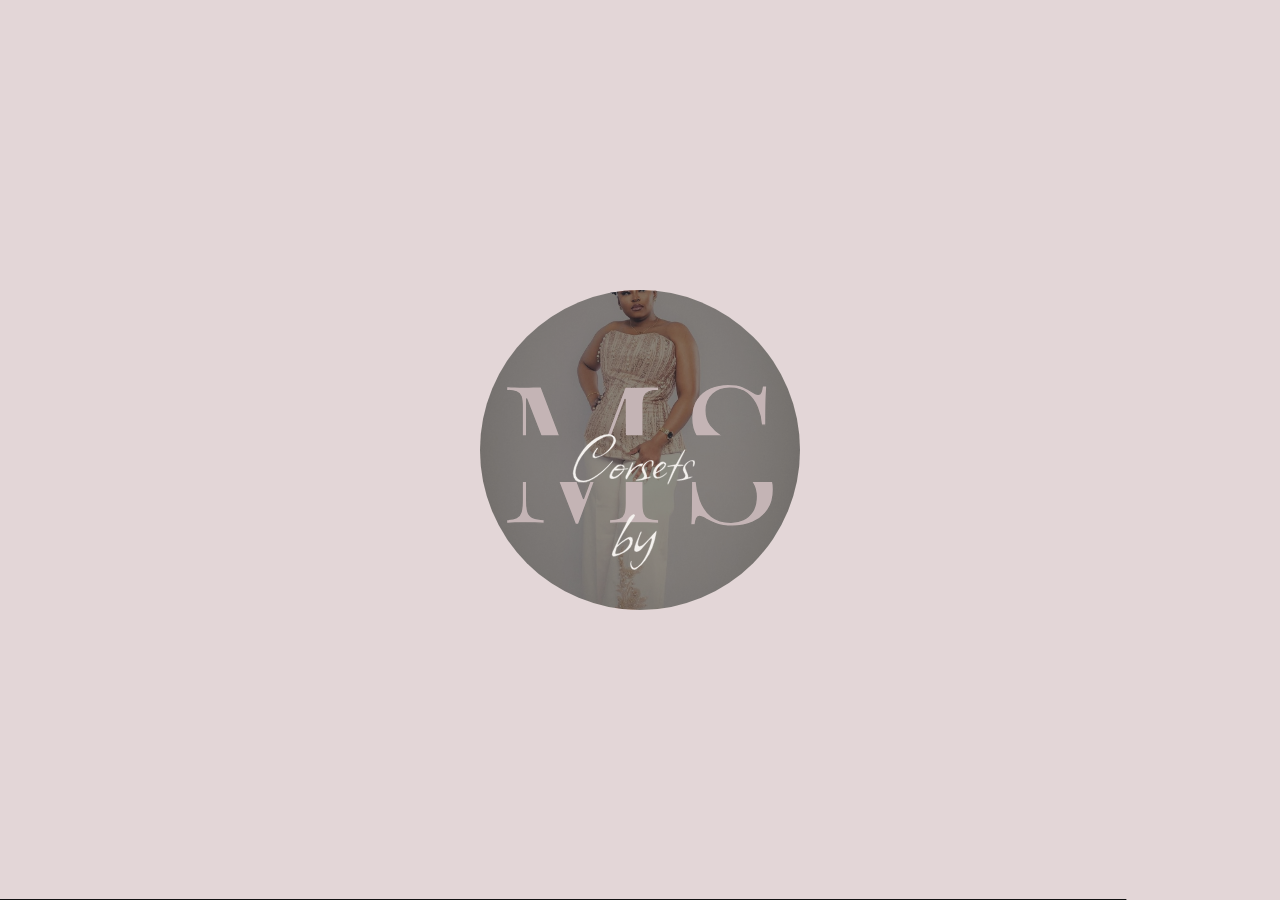
<file: index.html>
<!DOCTYPE html>
<html lang="en">
<head>
  <meta charset="utf-8">
  <meta name="viewport" content="width=device-width, initial-scale=1">
  <!-- THE ICONS: the small "MS" in the browser tab (favicon), the full round logo for phone home screens -->
  <link rel="icon" type="image/svg+xml" href="favicon.svg">   <!-- sharp on every screen (modern browsers use this one) -->
  <link rel="icon" href="favicon.ico" sizes="48x48">
  <link rel="icon" type="image/png" sizes="32x32" href="favicon-32.png">
  <link rel="icon" type="image/png" sizes="16x16" href="favicon-16.png">
  <link rel="apple-touch-icon" href="apple-touch-icon.png">
  <link rel="manifest" href="site.webmanifest">
  <meta name="theme-color" content="#eee2e2">
  <title>Corsets by MS</title>

  <!-- style.css controls ALL the looks: colours, text size, layout, flicker, the circle, the carousel -->
  <!-- starts downloading the main font (Manrope) straight away, so it is ready when the text appears -->
  <link rel="preload" href="fonts/manrope.woff2" as="font" type="font/woff2" crossorigin>
  <link rel="stylesheet" href="style.css">

  <!-- EARLY COLOUR: sets the page to the right time-of-day colour before anything is drawn, so the
       page never flashes the default blush first (script.js keeps it updated afterwards) -->
  <script>
    (function () {
      // time travel is only carried over on the Shop; the homepage always uses the real time
      var off = 0;
      try { if (!document.querySelector || location.pathname.indexOf("shop") > -1) off = +(sessionStorage.getItem("corsets-time-offset") || 0) || 0; } catch (e) {}
      // D = one day in milliseconds; ms = how far through the day it is in South Africa (UTC + 2 hours)
      var D = 86400000, ms = (((Date.now() + off + 7200000) % D) + D) % D;
      // f = how light it is: 0 at midnight, 1 at midday, softened at both ends
      var f = 0.5 - 0.5 * Math.cos(2 * Math.PI * ms / D); f = f * f * (3 - 2 * f);
      // L = the midday pale blush, K = the midnight logo pink (keep these the same as LIGHT and DARK in script.js); bg = the mix between them for this time
      var L = [238, 226, 226], K = [196, 180, 181];
      var bg = [0, 1, 2].map(function (i) { return Math.round(K[i] + (L[i] - K[i]) * f); });
      // lum = how bright a colour looks; con = the contrast between two brightnesses
      function lum(c) { var v = c.map(function (x) { x /= 255; return x <= 0.03928 ? x / 12.92 : Math.pow((x + 0.055) / 1.055, 2.4); }); return 0.2126 * v[0] + 0.7152 * v[1] + 0.0722 * v[2]; }
      function con(a, b) { return (Math.max(a, b) + 0.05) / (Math.min(a, b) + 0.05); }
      // the text colour: near-black or cream, whichever is easier to read on that background
      var l = lum(bg), ink = con(l, lum([17, 17, 17])) >= con(l, lum([243, 239, 230])) ? [17, 17, 17] : [243, 239, 230];
      // sets the two colours on the page; script.js keeps them updated as the time changes
      var r = document.documentElement.style;
      r.setProperty("--bg", "rgb(" + bg.join(",") + ")");
      r.setProperty("--ink", "rgb(" + ink.join(",") + ")");
    })();
  </script>


  <!-- LOADING ANIMATION, STEP 1: this tiny script runs before anything is drawn. It marks the page as
       "is-loading", which makes style.css hide the carousel and show the loading screen straight away
       (so there is no flash of the finished page). script.js removes the mark when the animation ends.
       The 10000 below is a safety net: after 10 seconds the loading screen is removed no matter what. -->
  <script>
    document.documentElement.classList.add("is-loading");
    setTimeout(function () { document.documentElement.classList.remove("is-loading"); }, 10000);
  </script>
</head>
<body>

  <!-- LOADING ANIMATION, STEP 2: the loading screen. It covers the page (below the menu bar, which
       writes itself in on top of it). script.js fills in the small picture card and the thin line.
       When loading is finished script.js removes this screen by itself. -->
  <div class="loader" id="loader" aria-hidden="true">
    <!-- THE LOGO CIRCLE: starts as the Corsets by MS logo, then the photos flash inside it, behind the
         lettering, and finally it opens up and grows into the first slide. script.js controls it. -->
    <div class="loader-card" id="loader-card">
      <div class="loader-tint" id="loader-tint"></div>                                  <!-- the dark logo colour, laid over the photos -->
      <img class="loader-logo" id="loader-logo" src="images/logo-letters.svg" alt="">   <!-- the MS and "Corsets by" lettering -->
    </div>
    <div class="loader-line" id="loader-line"></div>   <!-- the thin line along the bottom that fills up as the page loads -->
  </div>

  <!-- THE MENU BAR: one row split into 4 equal columns (the columns are set in style.css) -->
  <header class="menu-bar">

    <!-- COLUMN 1: the mini round logo (images/logo-mini.svg). It takes people back to this page
         (the homepage). aria-label lets screen readers say the full name "Corsets by MS".
         aria-current="page" tells screen readers that this is the page you are on.
         Its size is set in style.css under THE MINI LOGO. -->
    <a href="index.html" class="brand" aria-current="page" aria-label="Corsets by MS"><img src="images/logo-mini.svg" alt="" width="60" height="60"></a>

    <!-- COLUMN 2: "Book appointment". It also doubles as the way to get in touch. -->
    <nav class="tabs" aria-label="Primary">
      <a href="#book" id="open-appt">Book appointment</a>
    </nav>

    <!-- COLUMN 3: "Shop", on the same top line as "Book appointment".
         ("Menu" and "Contact" were removed to keep the bar clean: the brand name takes people home.) -->
    <nav class="tabs shop-hover" aria-label="Shop">
      <a href="shop.html">Shop</a>
      <!-- THE SHOP DEPARTMENTS: pop up under "Shop" when the mouse is over it (computers only; see
           THE SHOP POP-UP in style.css). Each one opens the Shop straight on that department. -->
      <div class="shop-sub">
        <a href="shop.html#men" style="--i:0">Men</a>
        <a href="shop.html#women" style="--i:1">Women</a>
        <a href="shop.html#misc" style="--i:2">Miscellaneous</a>
      </div>
    </nav>

    <!-- COLUMN 4: the time circle. script.js controls everything inside it.
         Drag anywhere in the circle (or use the small solid circle) to time travel. -->
    <div class="sa-dial" id="sa-dial">

      <!-- The words and numbers in the middle of the circle -->
      <div class="sa-readout">
        <!-- Text above the time. script.js switches it between "SA time" and "Time travel" -->
        <span id="sa-label">SA time</span>

        <!-- The time: hours and minutes (sa-hm), a dot, then the seconds (sa-sec).
             The seconds are separate so script.js can fade just them in and out each second. -->
        <span><span id="sa-hm">--.--</span>.<span id="sa-sec">--</span></span>
      </div>

      <!-- The small solid circle. script.js moves it around the edge of the big circle.
           The role/aria attributes let screen readers and the keyboard (arrow keys) use it. -->
      <!-- THE FIDGET BUBBLE: a second, hollow bubble that floats around inside the circle.
           When the small solid circle comes near it, it gets bumped away. script.js moves it. -->
      <div class="sa-bubble" id="sa-bubble" aria-hidden="true"></div>

      <div class="sa-knob" id="sa-knob" role="slider" tabindex="0"
           aria-label="Time of day" aria-valuemin="0" aria-valuemax="1439" aria-valuenow="0"></div>
    </div>
  </header>

  <!-- THE CAROUSEL: a row of images that drifts sideways on its own and starts again when it
       reaches the end. Grab it and move it to make it go faster. style.css sets the sizes
       (2 images in full with a quarter of the next one showing on each side), and the
       second half of script.js makes it move. -->
  <main>
    <section class="carousel" aria-label="Featured stories">

      <!-- The window you look through. It hides everything outside the screen. -->
      <div class="carousel-track" id="carousel-track">

        <!-- The long strip of images. script.js slides this strip along.
             script.js also adds a second copy of the images after these,
             which is how the carousel starts again without a gap. -->
        <div class="carousel-rail" id="carousel-rail">

          <!-- IMAGE 1. To change the picture, change the file name in src="...".
               To change the one-word title, change the word between the <a> tags.
               THE ARTICLE THAT OPENS WHEN THIS IMAGE (or its title) IS CLICKED is described by the
               three data-... pieces on the title:
                 data-headline = the big headline of the article (shown in lowercase)
                 data-meta-1   = the first small caption at the bottom, written as  Heading|Text
                 data-meta-2   = the second small caption at the bottom, written as  Heading|Text
               href="..." is the address of the real article page, for when you build those later.
               THE ARTICLE TEXT is the <div class="card-article"> under each title. It stays hidden on the
               page itself. When the article opens, its paragraphs appear under the big picture. Write as
               many <p>...</p> paragraphs as you like: the article scrolls to fit them. -->
          <article class="card">
            <!-- the Heritage photo: a traditional print corset top and tiered skirt at an umbondo (cropped to put her in the centre) -->
            <img src="images/heritage.jpg" alt="A woman in a strapless print corset top and tiered skirt at an umbondo celebration" draggable="false">
            <a class="card-title" href="/article-heritage"
               data-headline="heritage corsets" data-meta-1="Collection|2026" data-meta-2="Design|Corsets &amp; couture">Heritage</a>
            <div class="card-article" hidden>
              <p>Heritage is where Corsets by MS began: structured bodices cut and boned by hand, shaped to hold the figure and then forgotten the moment they are worn. Every piece starts from a classic silhouette and is refined over several fittings.</p>
              <p>Steel and cotton coutil give the shape, soft linings give the comfort. The result is a corset made to be seen, not hidden.</p>
            </div>
          </article>

          <!-- IMAGE 2: an ANIMATED picture. It is a short looping video, so the trees behind
               her sway while she stays still. "poster" is the still picture shown while the
               video loads. Two video files are listed so every browser can play one.
               "autoplay muted loop playsinline" makes it play by itself, silently, forever. -->
          <article class="card">
            <video poster="images/image-2.jpg" autoplay muted loop playsinline preload="auto"
                   aria-label="Describe image 2 here">
              <source src="images/image-2.mp4" type="video/mp4">
              <source src="images/image-2.webm" type="video/webm">
            </video>
            <a class="card-title" href="/article-bridal"
               data-headline="bridal in red" data-meta-1="Bestseller|2026" data-meta-2="Design|Bridal &amp; ceremony">Bridal</a>
            <div class="card-article" hidden>
              <p>Bridal in red is a celebration of colour. Instead of white, a fitted red corset dress and a hand-finished veil, made to move with the bride from the ceremony to the very last photograph.</p>
              <p>Each dress is made to measure, with the embroidery chosen together so that the day feels like her own.</p>
            </div>
          </article>

          <!-- IMAGE 3 -->
          <article class="card">
            <img src="images/image-3.jpg" alt="Describe image 3 here" draggable="false">
            <a class="card-title" href="/article-studio"
               data-headline="studio sessions" data-meta-1="Editorial|2026" data-meta-2="Design|Tailoring &amp; fit">Studio</a>
            <div class="card-article" hidden>
              <p>Studio sessions are where a design meets the person who will wear it. Soft light, a plain wall and nothing to hide behind: just the line of the garment and how it sits.</p>
              <p>We use these sessions to check the fit, adjust the tailoring and capture the pieces exactly as they look in real life.</p>
            </div>
          </article>

          <!-- IMAGE 4: the Atelier photo, a still picture: high-waisted corset trousers at the steel rings,
               at night (it replaced the moving sketches video; image-4.mp4 and .webm are no longer used) -->
          <article class="card">
            <img src="images/atelier.jpg" alt="A woman in high-waisted corset-waist trousers and a white T-shirt in front of steel ring sculptures at night" draggable="false">
            <a class="card-title" href="/article-atelier"
               data-headline="inside the atelier" data-meta-1="Process|2026" data-meta-2="Design|Sketches &amp; patterns">Atelier</a>
            <div class="card-article" hidden>
              <p>Inside the atelier, every garment begins as a sketch. Pencil lines on craft paper turn into patterns, and the patterns into the first rough toile pinned on the stand.</p>
              <p>It is slow, careful work, and it is the reason each piece fits the way it does. Nothing leaves the atelier until it has been tried, adjusted and tried again.</p>
            </div>
          </article>

          <!-- IMAGE 5 -->
          <article class="card">
            <img src="images/image-5.jpg" alt="Describe image 5 here" draggable="false">
            <a class="card-title" href="/article-occasion"
               data-headline="occasion wear" data-meta-1="Collection|2026" data-meta-2="Design|Evening &amp; occasion">Occasion</a>
            <div class="card-article" hidden>
              <p>Occasion wear is made for the evenings that matter: engagements, galas, birthdays and everything in between. Clean lines, a defined waist and fabric that catches the light.</p>
              <p>Choose a piece from the collection or book an appointment and we will make something just for you.</p>
            </div>
          </article>

        </div>
      </div>
    </section>
  </main>

  <!-- THE ARTICLE: what opens when an image or its title is clicked. It stays hidden until then.
       script.js (Part 4) fills in the headline and the two captions from the clicked title's
       data-... pieces, and style.css lays it out: headline and captions bottom-left, the big
       picture on the right. "article-slot" is an invisible box that marks exactly where the picture
       lands, so the picture's position is set in style.css and not in the script. -->
  <section class="article" id="article" aria-hidden="true" tabindex="-1" aria-label="Article">
    <!-- everything inside this box scrolls together: the picture, then the article text under it -->
    <div class="article-scroll">
      <div class="article-slot" id="article-slot"></div>      <!-- the picture lands here (script.js puts a copy of it inside) -->
      <div class="article-text">                              <!-- headline and captions: they stay fixed on the left while the right side scrolls -->
        <h1 class="article-title" id="article-title"></h1>
        <div class="article-meta" id="article-meta"></div>
      </div>
      <div class="article-copy" id="article-copy"></div>      <!-- the article paragraphs from the clicked card -->
    </div>
  </section>

  <!-- THE FLYING PICTURE: a copy of the clicked picture that slides out of the row and grows into
       the article's big picture. script.js controls it. -->
  <div class="flyer" id="flyer" aria-hidden="true"></div>

  <!-- script.js controls the behaviour: the clock, dragging, background and text colour,
       and the carousel. It sits at the bottom so the page above is already loaded when it runs. -->
  <!-- =====================================================
       THE APPOINTMENTS PANEL: opens when "Book appointment" is clicked (inspired by brandonyasin.com).
       The page dims and this charcoal panel slides up from the bottom. Two tabs along the top:
       Appointment (fittings and made-for-you pieces) and Contact (email and WhatsApp). script.js (THE APPOINTMENTS PANEL) builds the questions for each tab
       from a simple list, so the questions are easy to change there. The look is in style.css.
       NOTE: the form does not send anywhere yet; it shows a thank-you. Sending (email or WhatsApp) comes with the back end.
       ===================================================== -->
  <div class="appt" id="appt" aria-hidden="true">
    <!-- the dark veil over the page; clicking it closes the panel -->
    <div class="appt-shade" data-close></div>
    <div class="appt-panel" role="dialog" aria-modal="true" aria-labelledby="appt-title" tabindex="-1">
      <div class="appt-grain" aria-hidden="true"></div>   <!-- a fine paper grain over the panel -->
      <div class="appt-inner">

        <!-- THE TABS and CLOSE. The thin line under the tabs slides to the one you are on. -->
        <div class="appt-head">
          <div class="appt-tabs" role="tablist">
            <button type="button" class="appt-tab is-active" data-tab="fitting" role="tab" aria-selected="true">Appointment</button>
            <button type="button" class="appt-tab" data-tab="email" role="tab" aria-selected="false">Contact</button>
            <span class="appt-line" aria-hidden="true"></span>
          </div>
          <button type="button" class="appt-close" data-close>Close</button>
        </div>

        <!-- THE HEADLINE (each word rises in) and the small note on the right -->
        <div class="appt-intro">
          <h2 class="appt-title" id="appt-title"></h2>
          <p class="appt-side"></p>
        </div>

        <!-- THE QUESTIONS: built by script.js for the tab you are on -->
        <form class="appt-form" id="appt-form" novalidate></form>

        <!-- THE THANK YOU: replaces the questions once the form is sent -->
        <div class="appt-thanks" id="appt-thanks" hidden>
          <p class="appt-thanks-copy">I have your details and will be in touch within 48 hours to confirm your appointment.</p>
          <button type="button" class="appt-send" data-close><span class="roll"><span>Back to the collection</span><span aria-hidden="true">Back to the collection</span></span></button>
        </div>
      </div>
    </div>
  </div>

  <!-- THE DATA LAYER: bookings from the appointments panel are saved through it (see admin.html) -->
  <script src="data.js"></script>
  <script src="script.js"></script>
</body>
</html>
</file>
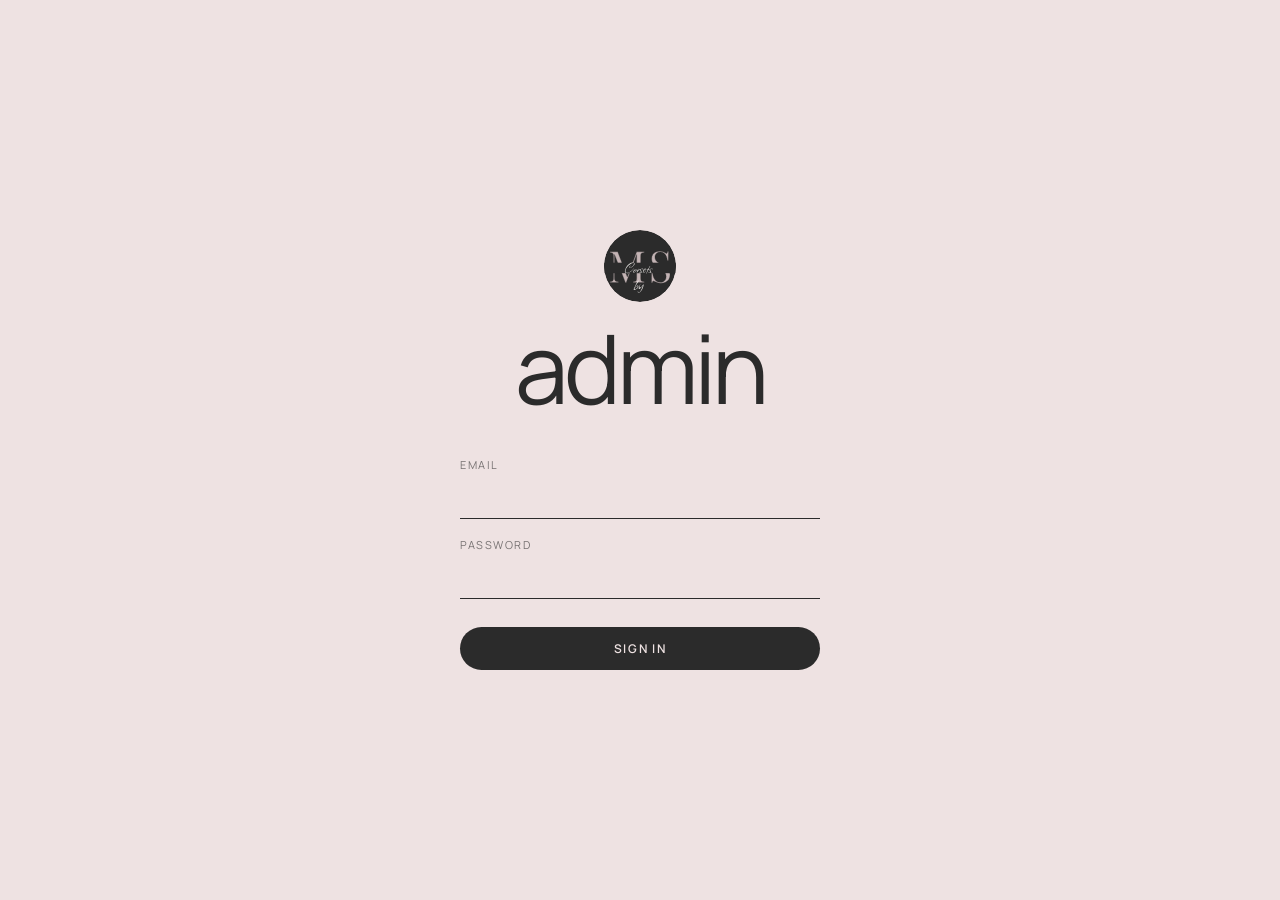
<file: admin.html>
<!DOCTYPE html>
<html lang="en">
<head>
  <meta charset="utf-8">
  <meta name="viewport" content="width=device-width, initial-scale=1">
  <!-- THE ICONS: the small "MS" in the browser tab (favicon), the full round logo for phone home screens -->
  <link rel="icon" type="image/svg+xml" href="favicon.svg">   <!-- sharp on every screen (modern browsers use this one) -->
  <link rel="icon" href="favicon.ico" sizes="48x48">
  <link rel="icon" type="image/png" sizes="32x32" href="favicon-32.png">
  <link rel="icon" type="image/png" sizes="16x16" href="favicon-16.png">
  <link rel="apple-touch-icon" href="apple-touch-icon.png">
  <link rel="manifest" href="site.webmanifest">
  <meta name="theme-color" content="#eee2e2">
  <!-- keeps search engines from listing the admin page -->
  <meta name="robots" content="noindex, nofollow">
  <title>Admin | Corsets by MS</title>
  <link rel="preload" href="fonts/manrope.woff2" as="font" type="font/woff2" crossorigin>
  <!-- admin.css holds the whole look of the dashboard (it borrows the fonts from style.css) -->
  <link rel="stylesheet" href="admin.css">
</head>
<body>

  <!-- =====================================================
       THE CORSETS BY MS ADMIN DASHBOARD
       Everything here is driven by admin.js, which talks to data.js (the data layer).
       Right now it runs in "browser mode": data stays in this browser and the logins are for testing.
       ===================================================== -->

  <!-- THE SIGN-IN SCREEN -->
  <main class="login" id="login">
    <img class="login-logo" src="images/logo-mini.svg" alt="Corsets by MS">
    <h1 class="login-title"><span class="w"><span>admin</span></span></h1>
    <form class="login-form" id="login-form">
      <label class="field"><span>Email</span><input type="email" name="email" autocomplete="username" required></label>
      <label class="field"><span>Password</span><input type="password" name="password" autocomplete="current-password" required></label>
      <p class="login-error" id="login-error" hidden></p>
      <button type="submit" class="pill">Sign in</button>
    </form>
    <!-- shown only in browser mode: the test logins -->
    <div class="dev-box" id="dev-box">
      <p class="dev-pill">Development mode</p>
      <p>Data stays in this browser. Test logins (password <b>corsets</b>):</p>
      <ul id="dev-users"></ul>
    </div>
  </main>

  <!-- THE DASHBOARD (shown once signed in) -->
  <div class="app" id="app" hidden>
    <header class="top">
      <a href="index.html" class="top-logo" aria-label="Corsets by MS homepage"><img src="images/logo-mini.svg" alt=""></a>
      <div class="top-mid">
        <span class="top-title">Admin</span>
        <span class="dev-pill" id="mode-pill">Development mode</span>
      </div>
      <div class="top-end">
        <span class="who" id="who"></span>
        <a href="shop.html" target="_blank" rel="noopener" class="link">View shop</a>
        <button type="button" class="link" id="sign-out">Sign out</button>
      </div>
    </header>

    <!-- THE TABS: a line slides under the one you are on -->
    <nav class="tabs" id="tabs" role="tablist">
      <button type="button" data-tab="products" class="is-on">Products</button>
      <button type="button" data-tab="orders">Orders<span class="tab-n" id="n-orders"></span></button>
      <button type="button" data-tab="appointments">Appointments<span class="tab-n" id="n-appts"></span></button>
      <button type="button" data-tab="homepage">Homepage</button>
      <button type="button" data-tab="story" data-need="story">Story</button>
      <button type="button" data-tab="shoppage" data-need="shoppage">Shop page</button>
      <button type="button" data-tab="policies" data-need="policies">Policies</button>
      <button type="button" data-tab="settings" data-need="settings">Settings</button>
      <button type="button" data-tab="team" data-need="team">Team</button>
      <span class="tabs-line" aria-hidden="true"></span>
    </nav>

    <!-- PRODUCTS -->
    <section class="panel" data-panel="products">
      <div class="panel-head">
        <h2 class="panel-title">products</h2>
        <button type="button" class="pill" id="add-piece">+ Add piece</button>
      </div>
      <!-- the departments: Women, Men, Miscellaneous (with how many pieces each has) -->
      <div class="depts" id="depts"></div>
      <p class="hint">Use the arrows to change the order pieces appear in the Shop. Hidden pieces stay here but don't show in the Shop.</p>
      <div class="list" id="list"></div>
    </section>

    <!-- ORDERS: every "Order on WhatsApp" from the bag lands here. Tap an order to open it. -->
    <section class="panel" data-panel="orders" hidden>
      <div class="panel-head"><h2 class="panel-title">orders</h2></div>
      <div class="depts" id="order-filters"></div>          <!-- filter by status, with counts -->
      <div class="list" id="orders"></div>
    </section>

    <!-- APPOINTMENTS: every booking from the appointments panel lands here. Tap one to open it. -->
    <section class="panel" data-panel="appointments" hidden>
      <div class="panel-head"><h2 class="panel-title">appointments</h2></div>
      <div class="depts" id="appt-filters"></div>
      <div class="list" id="appts"></div>
    </section>

    <!-- HOMEPAGE: the carousel slides (the ovals on the homepage and the articles they open) -->
    <section class="panel" data-panel="homepage" hidden>
      <div class="panel-head">
        <h2 class="panel-title">homepage</h2>
        <button type="button" class="pill" id="add-slide">+ Add slide</button>
      </div>
      <p class="hint">These are the ovals that drift across the homepage. Use the arrows to change their order; the first one is the photo the opening animation grows into.</p>
      <div class="list" id="slides"></div>
    </section>

    <!-- =====================================================
         THE PAGE EDITORS: Story, Shop page, Policies and Settings.
         admin.js builds each form from a plan (EDITORS in admin.js) and saves it through data.js.
         Staff can edit the Story and the Shop page; Policies and Settings are for MS and Majuta only.
         ===================================================== -->
    <section class="panel" data-panel="story" hidden>
      <div class="panel-head">
        <h2 class="panel-title">story</h2>
        <a class="link" href="story.html" target="_blank" rel="noopener">View the Story &nearr;</a>
      </div>
      <p class="hint">Everything on the Story page, top to bottom. To swap a video for one of MS&rsquo;s photos, use &ldquo;Use a photo instead&rdquo; (videos can be uploaded once the site is connected to Supabase).</p>
      <div class="cf" id="cf-story"></div>
      <!-- SAVE: stays at the bottom of the screen while you scroll the form -->
      <div class="cf-save">
        <button type="button" class="pill" data-save="story">Save changes</button>
        <span class="cf-state" data-state="story"></span>
        <button type="button" class="link" data-original="story">Put back the original</button>
      </div>
    </section>
    <section class="panel" data-panel="shoppage" hidden>
      <div class="panel-head">
        <h2 class="panel-title">shop page</h2>
        <a class="link" href="shop.html" target="_blank" rel="noopener">View the Shop &nearr;</a>
      </div>
      <p class="hint">The words and opening photo on the Shop. The pieces themselves are in Products.</p>
      <div class="cf" id="cf-shoppage"></div>
      <!-- SAVE: stays at the bottom of the screen while you scroll the form -->
      <div class="cf-save">
        <button type="button" class="pill" data-save="shoppage">Save changes</button>
        <span class="cf-state" data-state="shoppage"></span>
        <button type="button" class="link" data-original="shoppage">Put back the original</button>
      </div>
    </section>
    <section class="panel" data-panel="policies" hidden>
      <div class="panel-head">
        <h2 class="panel-title">policies</h2>
        <a class="link" href="info.html" target="_blank" rel="noopener">View the page &nearr;</a>
      </div>
      <p class="hint">The Help &amp; policies page: the FAQs, Returns, Privacy and Terms. When you change a policy, its &ldquo;Last updated&rdquo; date fills in by itself.</p>
      <div class="cf" id="cf-policies"></div>
      <!-- SAVE: stays at the bottom of the screen while you scroll the form -->
      <div class="cf-save">
        <button type="button" class="pill" data-save="policies">Save changes</button>
        <span class="cf-state" data-state="policies"></span>
        <button type="button" class="link" data-original="policies">Put back the original</button>
      </div>
    </section>
    <section class="panel" data-panel="settings" hidden>
      <div class="panel-head">
        <h2 class="panel-title">settings</h2>
        <a class="link" href="shop.html#shop-products" target="_blank" rel="noopener">View the Shop &nearr;</a>
      </div>
      <p class="hint">The contact details used everywhere on the site: Order on WhatsApp, the booking panel, the Contact tab and the footer links. Change them here once and every page follows. Leave Instagram or TikTok empty to hide that link.</p>
      <div class="cf" id="cf-settings"></div>
      <!-- SAVE: stays at the bottom of the screen while you scroll the form -->
      <div class="cf-save">
        <button type="button" class="pill" data-save="settings">Save changes</button>
        <span class="cf-state" data-state="settings"></span>
        <button type="button" class="link" data-original="settings">Put back the original</button>
      </div>
    </section>

    <!-- TEAM (owner and Majuta only) -->
    <section class="panel" data-panel="team" hidden>
      <h2 class="panel-title">team</h2>
      <div class="list" id="team"></div>
      <p class="hint">The people who can sign in to this dashboard.</p>
      <!-- BACKUP: carry the data to another browser, or into Supabase later -->
      <div class="tools">
        <h3>Backup</h3>
        <p class="hint">Download a copy of all the pieces and photos, or load one back in.</p>
        <button type="button" class="pill ghost" id="dl-backup">Download backup</button>
        <label class="pill ghost"><input type="file" accept="application/json" id="up-backup" hidden>Load backup</label>
        <button type="button" class="pill ghost danger" id="reset">Reset to starting pieces</button>
      </div>
    </section>
  </div>

  <!-- THE PIECE EDITOR: a charcoal panel that slides in from the right (like the bag) -->
  <div class="editor" id="editor" aria-hidden="true">
    <div class="editor-shade" data-close></div>
    <form class="editor-panel" id="editor-form" novalidate>
      <div class="editor-head">
        <h2 class="editor-title" id="editor-title">new piece</h2>
        <button type="button" class="link" data-close>Close</button>
      </div>
      <!-- the photo: shown as an oval, like in the Shop -->
      <div class="photo">
        <label class="photo-oval" id="photo-drop">
          <img id="photo-img" alt="" hidden>
          <span class="photo-empty" id="photo-empty">Drop a photo here<br>or tap to choose</span>
          <input type="file" accept="image/*" id="photo-input" hidden>
        </label>
        <p class="hint">Tall photos work best (3 wide by 4 high). They're shrunk automatically.</p>
      </div>
      <label class="field"><span>Name*</span><input name="name" required placeholder="e.g. Heritage Corset"></label>
      <label class="field"><span>Price (R)*</span><input name="price" type="number" min="0" step="10" required placeholder="2450"></label>
      <label class="field"><span>Department</span><select name="dept" id="f-dept"></select></label>
      <label class="field"><span>Sizes</span><select name="sizes" id="f-sizes"></select></label>
      <label class="field"><span>Description</span><textarea name="desc" rows="4" placeholder="A sentence or two about the piece"></textarea></label>
      <label class="check"><input type="checkbox" name="visible" checked><span>Show in the Shop</span></label>
      <p class="form-error" id="form-error" hidden></p>
      <div class="editor-actions">
        <button type="submit" class="pill">Save</button>
        <button type="button" class="link danger" id="delete-piece" hidden>Delete piece</button>
      </div>
    </form>
  </div>

  <!-- THE SLIDE EDITOR: the same sliding panel, for a homepage slide and its article -->
  <div class="editor" id="slide-editor" aria-hidden="true">
    <div class="editor-shade" data-close></div>
    <form class="editor-panel" id="slide-form" novalidate>
      <div class="editor-head">
        <h2 class="editor-title" id="slide-title">new slide</h2>
        <button type="button" class="link" data-close>Close</button>
      </div>
      <div class="photo">
        <label class="photo-oval" id="slide-drop">
          <img id="slide-img" alt="" hidden>
          <span class="photo-empty" id="slide-empty">Drop a photo here<br>or tap to choose</span>
          <input type="file" accept="image/*" id="slide-input" hidden>
        </label>
        <p class="hint" id="slide-photo-hint">Tall photos work best (2 wide by 3 high).</p>
      </div>
      <label class="field"><span>Photo description</span><input name="alt" placeholder="e.g. A model in a red satin corset on a tree-lined street"></label>
      <label class="field"><span>Title*</span><input name="title" required placeholder="One word above the oval, e.g. Bridal"></label>
      <label class="field"><span>Article headline</span><input name="headline" placeholder="e.g. bridal in red"></label>
      <div class="two">
        <label class="field"><span>Caption 1 heading</span><input name="m1h" placeholder="Collection"></label>
        <label class="field"><span>Caption 1 text</span><input name="m1t" placeholder="2026"></label>
        <label class="field"><span>Caption 2 heading</span><input name="m2h" placeholder="Design"></label>
        <label class="field"><span>Caption 2 text</span><input name="m2t" placeholder="Bridal &amp; ceremony"></label>
      </div>
      <label class="field"><span>Article text</span><textarea name="article" rows="8" placeholder="Write the article. Leave an empty line between paragraphs."></textarea></label>
      <label class="check"><input type="checkbox" name="visible" checked><span>Show on the homepage</span></label>
      <p class="form-error" id="slide-error" hidden></p>
      <div class="editor-actions">
        <button type="submit" class="pill">Save</button>
        <button type="button" class="link danger" id="delete-slide" hidden>Delete slide</button>
      </div>
    </form>
  </div>

  <!-- small messages ("Saved", errors) appear here -->
  <div class="toast" id="toast" role="status" aria-live="polite"></div>

  <script src="data.js"></script>
  <script src="admin.js"></script>
</body>
</html>
</file>
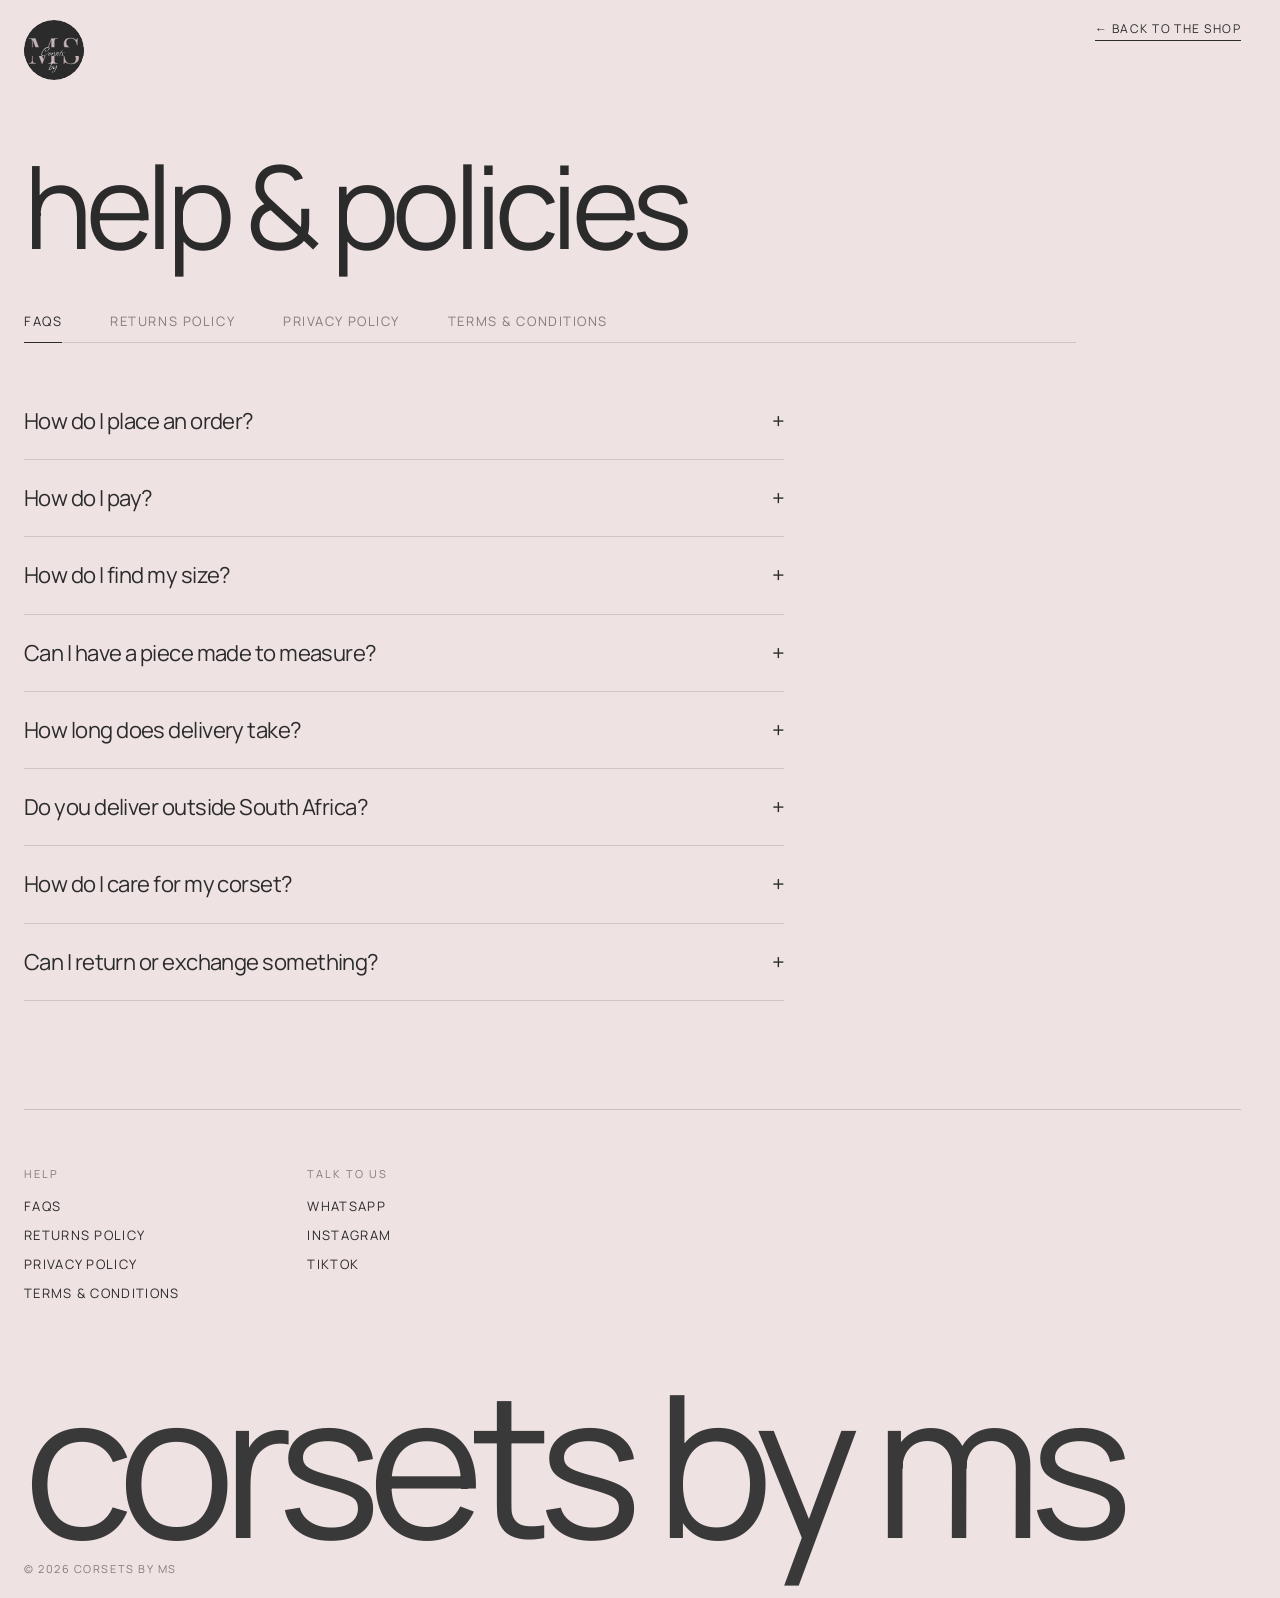
<file: info.html>
<!DOCTYPE html>
<html lang="en">
<head>
  <meta charset="utf-8">
  <meta name="viewport" content="width=device-width, initial-scale=1">
  <!-- THE ICONS: the small "MS" in the browser tab (favicon), the full round logo for phone home screens -->
  <link rel="icon" type="image/svg+xml" href="favicon.svg">   <!-- sharp on every screen (modern browsers use this one) -->
  <link rel="icon" href="favicon.ico" sizes="48x48">
  <link rel="icon" type="image/png" sizes="32x32" href="favicon-32.png">
  <link rel="icon" type="image/png" sizes="16x16" href="favicon-16.png">
  <link rel="apple-touch-icon" href="apple-touch-icon.png">
  <link rel="manifest" href="site.webmanifest">
  <meta name="theme-color" content="#eee2e2">
  <title>Help &amp; policies | Corsets by MS</title>
  <meta name="description" content="FAQs, returns, privacy and terms for Corsets by MS.">
  <link rel="preload" href="fonts/manrope.woff2" as="font" type="font/woff2" crossorigin>
  <!-- info.css holds the look of this page -->
  <link rel="stylesheet" href="info.css">
</head>
<body>

  <!-- =====================================================
       HELP & POLICIES: FAQs, Returns, Privacy and Terms on one page, with a tab for each.
       The Shop footer links straight to a tab (info.html#faqs, #returns, #privacy, #terms).

       ALL THE TEXT HERE IS PLACEHOLDER. Anything in [square brackets] still needs MS's real details,
       and the Returns, Privacy and Terms should be checked by someone who knows South African
       consumer law (the CPA, ECTA and POPIA) before the site launches.
       ===================================================== -->

  <!-- THE TOP: the logo (home) and the way back to the Shop -->
  <header class="in-bar">
    <a href="index.html" class="in-logo" aria-label="Corsets by MS homepage"><img src="images/logo-mini.svg" alt="" width="60" height="60"></a>
    <a href="shop.html" class="in-back">&larr; Back to the shop</a>
  </header>

  <main class="in-main">
    <h1 class="in-title">help &amp; policies</h1>

    <!-- THE TABS: a line slides under the one you are on -->
    <nav class="in-tabs" id="tabs" role="tablist">
      <a href="#faqs" role="tab" data-tab="faqs">FAQs</a>
      <a href="#returns" role="tab" data-tab="returns">Returns policy</a>
      <a href="#privacy" role="tab" data-tab="privacy">Privacy policy</a>
      <a href="#terms" role="tab" data-tab="terms">Terms &amp; conditions</a>
      <span class="in-line" aria-hidden="true"></span>
    </nav>

    <!-- FAQs: each question opens when it is clicked -->
    <section class="in-panel" id="faqs" role="tabpanel">
      <details><summary>How do I place an order?</summary>
        <p>Add your pieces to the bag, enter your name and phone number, and tap Order on WhatsApp. Your order arrives with MS as a WhatsApp message, and she will reply to confirm sizes, payment and delivery.</p></details>
      <details><summary>How do I pay?</summary>
        <p>Once your order is confirmed we send you payment details. We accept [EFT / card / other methods to be confirmed]. Your order goes ahead once payment has cleared.</p></details>
      <details><summary>How do I find my size?</summary>
        <p>Corsets come in XXS&ndash;XS, S&ndash;M and L&ndash;XL, and pants from size 24 to 36. If you are between sizes, or want a piece made to your exact measurements, send us a message or book an appointment and we will help you choose.</p></details>
      <details><summary>Can I have a piece made to measure?</summary>
        <p>Yes. Book an appointment from the homepage and we will talk through the occasion, the fabric and the fit. Made-to-measure pieces usually take [number] weeks, with [number] fittings along the way.</p></details>
      <details><summary>How long does delivery take?</summary>
        <p>Ready-to-wear pieces are sent within [number] working days of payment. We deliver across South Africa by [courier name] for [delivery fee], and you can also collect from [area / by arrangement].</p></details>
      <details><summary>Do you deliver outside South Africa?</summary>
        <p>[Not at the moment / Yes, to selected countries &ndash; to be confirmed.] Message us on WhatsApp and we will let you know what is possible.</p></details>
      <details><summary>How do I care for my corset?</summary>
        <p>Spot clean or hand wash gently in cold water, never tumble dry, and store it flat or hanging so the boning keeps its shape. [Care details to be confirmed for each fabric.]</p></details>
      <details><summary>Can I return or exchange something?</summary>
        <p>Ready-to-wear pieces can be returned or exchanged in their original condition. Made-to-measure pieces are made for you alone, so they cannot be returned, but we will always put right anything that is faulty. See the Returns policy for the details.</p></details>
    </section>

    <!-- RETURNS POLICY -->
    <section class="in-panel" id="returns" role="tabpanel" hidden>
      <p class="in-updated">Last updated: [date]</p>
      <h2>ready-to-wear pieces</h2>
      <p>If you change your mind, you can return a ready-to-wear piece within [7] days of receiving it. It must be unworn, unwashed and in its original condition, with any tags still attached. We will refund you, or exchange it for another size or piece, once it has reached us and been checked.</p>
      <h2>made-to-measure pieces</h2>
      <p>Made-to-measure pieces are cut and sewn to your own measurements, so they cannot be returned for a change of mind. If something is not right with the fit, tell us within [number] days of collection and we will alter it.</p>
      <h2>accessories</h2>
      <p>Accessories can be returned within [7] days if unused and in their original packaging. For hygiene reasons, [earrings / other items to be confirmed] cannot be returned.</p>
      <h2>faulty pieces</h2>
      <p>If a piece arrives damaged or develops a fault from the way it was made, message us with a photo. We will repair, replace or refund it, in line with your rights under the Consumer Protection Act.</p>
      <h2>how to return something</h2>
      <p>Send us a WhatsApp message with your order number and the reason for the return, and we will arrange the next step. [Who pays for return delivery &ndash; to be confirmed.] Refunds are paid within [number] working days to the account you paid from.</p>
    </section>

    <!-- PRIVACY POLICY: written to match what the site actually does today -->
    <section class="in-panel" id="privacy" role="tabpanel" hidden>
      <p class="in-updated">Last updated: [date]</p>
      <h2>who we are</h2>
      <p>Corsets by MS is a South African fashion label run by [MS&rsquo;s full name or business name]. We respect your privacy and handle your personal information in line with the Protection of Personal Information Act (POPIA).</p>
      <h2>what we collect</h2>
      <p>When you place an order we collect your name, your phone number and the pieces you choose. When you book an appointment we collect your name, your contact details and the answers you give in the booking form. We do not ask for your ID number, and we never see your card details.</p>
      <h2>how we use it</h2>
      <p>Only to arrange your order or appointment: to confirm it, to make and deliver your piece, and to keep in touch about it. We do not sell your information, and we do not send marketing messages unless you ask us to.</p>
      <h2>who we share it with</h2>
      <p>Orders and bookings are sent to us through WhatsApp, so WhatsApp handles those messages under its own privacy policy. We share your delivery details with our courier, and with no one else unless the law requires it.</p>
      <h2>cookies and your browser</h2>
      <p>This site does not use cookies, and we do not track you or show you adverts. Your browser remembers your bag, and your name and phone number if you have ordered before, so you do not have to enter them again. This stays on your own device, and you can clear it at any time by clearing your browser&rsquo;s site data.</p>
      <h2>how long we keep it</h2>
      <p>We keep order and appointment records for as long as we need them to look after your order, and for as long as the law requires for our business records [number of years], and then delete them.</p>
      <h2>your rights</h2>
      <p>You can ask to see the information we hold about you, ask us to correct it, or ask us to delete it. Contact our Information Officer, [name], at [email address] or on WhatsApp. If you are unhappy with how we handle your information, you can complain to the Information Regulator of South Africa.</p>
    </section>

    <!-- TERMS & CONDITIONS -->
    <section class="in-panel" id="terms" role="tabpanel" hidden>
      <p class="in-updated">Last updated: [date]</p>
      <h2>about these terms</h2>
      <p>These terms apply when you browse this site or buy from Corsets by MS, [business name and registration number], [address]. By placing an order you agree to them.</p>
      <h2>prices</h2>
      <p>Prices are shown in South African rand and [include VAT / are not subject to VAT &ndash; to be confirmed]. Delivery is charged separately and confirmed with your order. We may change prices from time to time, but the price confirmed for your order will not change.</p>
      <h2>orders and payment</h2>
      <p>Sending an order on WhatsApp is a request to buy. Your order is accepted once we confirm it and your payment has cleared. If a piece is no longer available we will let you know and refund anything you have paid.</p>
      <h2>made-to-measure work</h2>
      <p>Made-to-measure pieces need a deposit of [percentage] before work begins, with the balance due before collection. Timelines are agreed at your consultation and depend on your fittings.</p>
      <h2>delivery</h2>
      <p>We deliver within South Africa using [courier name]. Delivery times are estimates. Once a parcel has been delivered to the address you gave us, it is your responsibility.</p>
      <h2>colours and photos</h2>
      <p>We photograph our pieces as accurately as we can, but colours can look different on different screens, and because each piece is finished by hand, small variations are part of its character.</p>
      <h2>our designs</h2>
      <p>All designs, photos and text on this site belong to Corsets by MS and may not be copied or used without our permission.</p>
      <h2>the law</h2>
      <p>These terms are governed by the law of South Africa, and nothing in them takes away your rights under the Consumer Protection Act or the Electronic Communications and Transactions Act. We may update these terms, and the version on this page is the one that applies.</p>
    </section>
  </main>

  <!-- THE SAME FOOTER AS THE SHOP -->
  <footer class="shop-foot">
    <div class="sf-cols">
      <nav class="sf-col" aria-label="Help">
        <p class="sf-head">Help</p>
        <a href="info.html#faqs">FAQs</a>
        <a href="info.html#returns">Returns policy</a>
        <a href="info.html#privacy">Privacy policy</a>
        <a href="info.html#terms">Terms &amp; conditions</a>
      </nav>
      <nav class="sf-col" aria-label="Follow us">
        <p class="sf-head">Talk to us</p>
        <a href="https://wa.me/27000000000" data-link="whatsapp" target="_blank" rel="noopener">WhatsApp</a>
        <a href="https://www.instagram.com/" data-link="instagram" target="_blank" rel="noopener">Instagram</a>
        <a href="https://www.tiktok.com/" data-link="tiktok" target="_blank" rel="noopener">TikTok</a>
      </nav>
    </div>
    <p class="sf-mark" aria-hidden="true">corsets by ms</p>
    <p class="sf-small">&copy; <span class="sf-year">2026</span> Corsets by MS</p>
  </footer>

  <!-- data.js puts the FAQs and policies edited in the admin onto this page -->
  <script src="data.js"></script>
  <script>
    /* THE TABS: shows the section named in the address (info.html#returns opens Returns),
       and slides the line under the tab you are on */
    (function () {
      var tabs = Array.prototype.slice.call(document.querySelectorAll(".in-tabs a"));
      var line = document.querySelector(".in-line");
      function show(id) {
        if (!document.getElementById(id)) id = "faqs";
        tabs.forEach(function (t) {
          var on = t.getAttribute("data-tab") === id;
          t.classList.toggle("is-on", on); t.setAttribute("aria-selected", on);
          document.getElementById(t.getAttribute("data-tab")).hidden = !on;
          if (on) { line.style.width = t.offsetWidth + "px"; line.style.transform = "translateX(" + t.offsetLeft + "px)"; }
        });
      }
      tabs.forEach(function (t) {
        t.addEventListener("click", function (e) {
          e.preventDefault(); var id = t.getAttribute("data-tab");
          history.replaceState(null, "", "#" + id); show(id);
        });
      });
      window.addEventListener("hashchange", function () { show(location.hash.slice(1)); });
      window.addEventListener("resize", function () { show(location.hash.slice(1)); });
      show(location.hash.slice(1));
      // the year in the footer keeps itself up to date
      Array.prototype.forEach.call(document.querySelectorAll(".sf-year"), function (y) { y.textContent = new Date().getFullYear(); });
    })();
  </script>
</body>
</html>
</file>
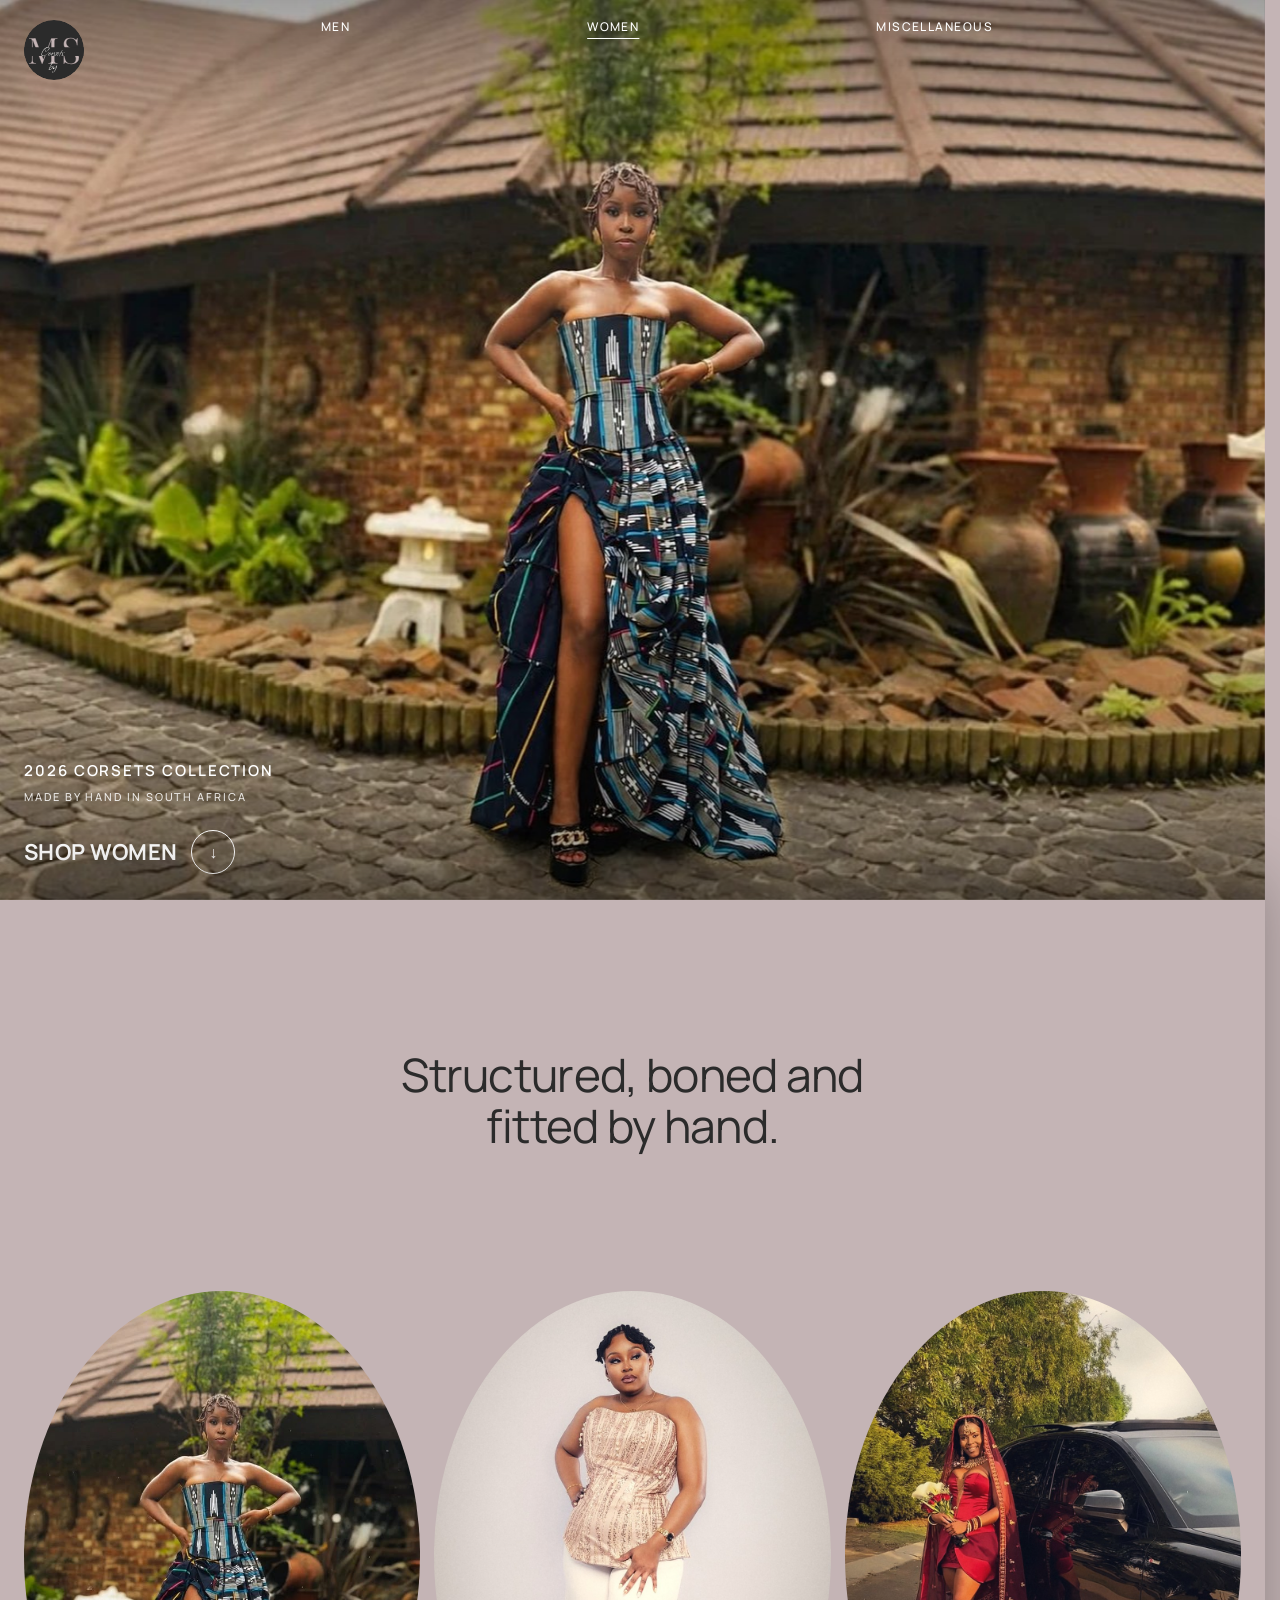
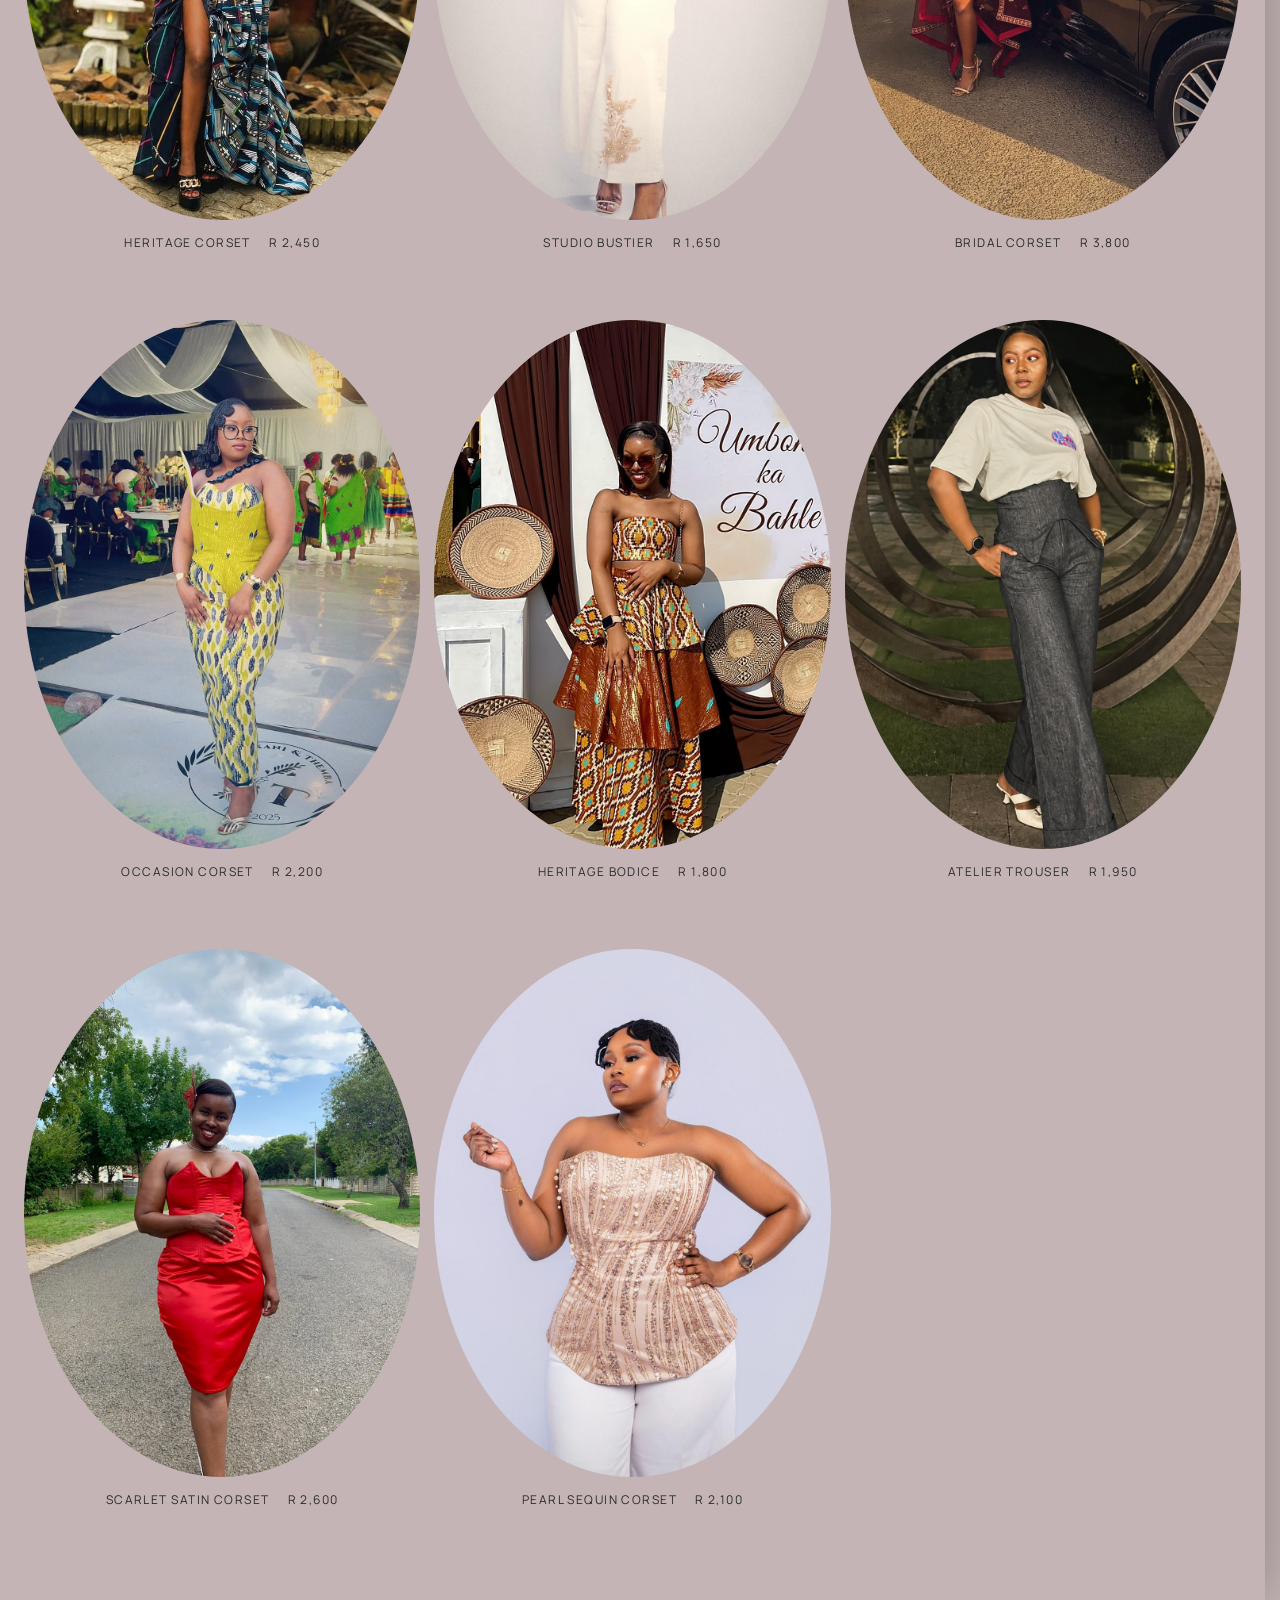
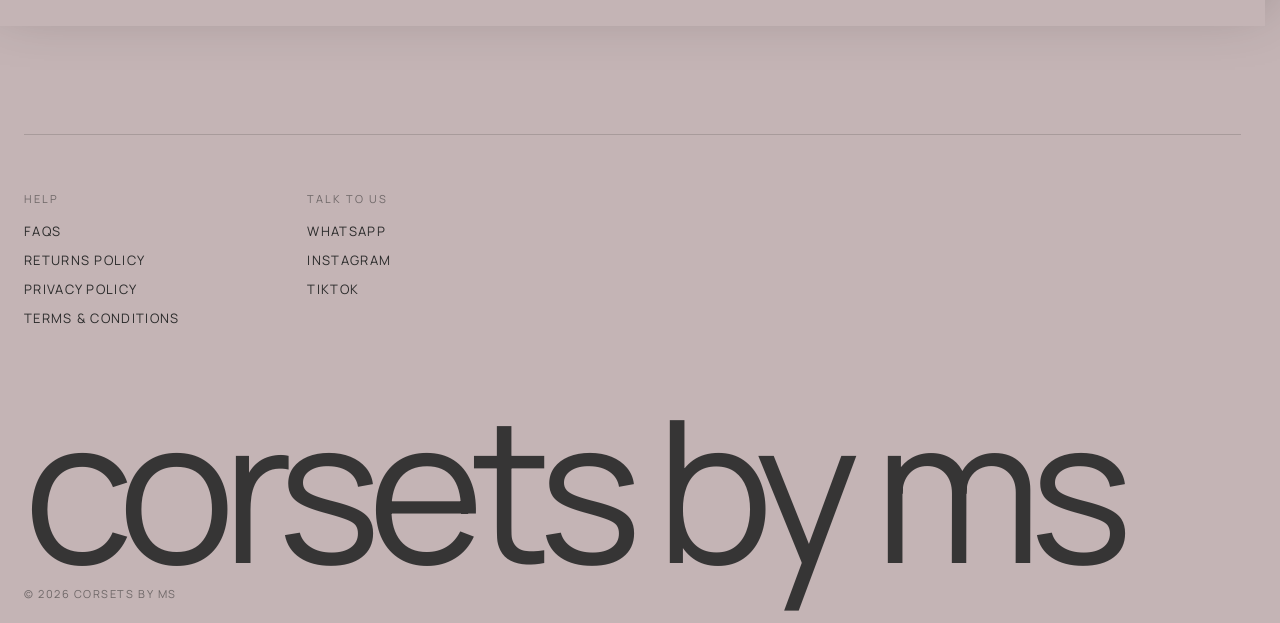
<file: shop.html>
<!DOCTYPE html>
<html lang="en">
<head>
  <meta charset="utf-8">
  <meta name="viewport" content="width=device-width, initial-scale=1">
  <!-- THE ICONS: the small "MS" in the browser tab (favicon), the full round logo for phone home screens -->
  <link rel="icon" type="image/svg+xml" href="favicon.svg">   <!-- sharp on every screen (modern browsers use this one) -->
  <link rel="icon" href="favicon.ico" sizes="48x48">
  <link rel="icon" type="image/png" sizes="32x32" href="favicon-32.png">
  <link rel="icon" type="image/png" sizes="16x16" href="favicon-16.png">
  <link rel="apple-touch-icon" href="apple-touch-icon.png">
  <link rel="manifest" href="site.webmanifest">
  <meta name="theme-color" content="#eee2e2">
  <title>Shop | Corsets by MS</title>

  <!-- The same style.css as the Menu page, so the menu bar looks identical.
       The Shop-only pieces are at the very bottom of style.css. -->
  <!-- starts downloading the main font (Manrope) straight away, so it is ready when the text appears -->
  <link rel="preload" href="fonts/manrope.woff2" as="font" type="font/woff2" crossorigin>
  <link rel="stylesheet" href="style.css">
  <!-- the footer at the bottom of the Shop (help links, social links) -->
  <link rel="stylesheet" href="footer.css">

  <!-- EARLY COLOUR: sets the page to the right time-of-day colour before anything is drawn, so the
       page never flashes the default blush first (script.js keeps it updated afterwards) -->
  <script>
    (function () {
      // the time travelled to on the homepage (in milliseconds), carried over to the Shop
      var off = 0;
      try { if (!document.querySelector || location.pathname.indexOf("shop") > -1) off = +(sessionStorage.getItem("corsets-time-offset") || 0) || 0; } catch (e) {}
      // D = one day in milliseconds; ms = how far through the day it is in South Africa (UTC + 2 hours)
      var D = 86400000, ms = (((Date.now() + off + 7200000) % D) + D) % D;
      // f = how light it is: 0 at midnight, 1 at midday, softened at both ends
      var f = 0.5 - 0.5 * Math.cos(2 * Math.PI * ms / D); f = f * f * (3 - 2 * f);
      // L = the midday pale blush, K = the midnight logo pink (keep these the same as LIGHT and DARK in script.js); bg = the mix between them for this time
      var L = [238, 226, 226], K = [196, 180, 181];
      var bg = [0, 1, 2].map(function (i) { return Math.round(K[i] + (L[i] - K[i]) * f); });
      // lum = how bright a colour looks; con = the contrast between two brightnesses
      function lum(c) { var v = c.map(function (x) { x /= 255; return x <= 0.03928 ? x / 12.92 : Math.pow((x + 0.055) / 1.055, 2.4); }); return 0.2126 * v[0] + 0.7152 * v[1] + 0.0722 * v[2]; }
      function con(a, b) { return (Math.max(a, b) + 0.05) / (Math.min(a, b) + 0.05); }
      // the text colour: near-black or cream, whichever is easier to read on that background
      var l = lum(bg), ink = con(l, lum([17, 17, 17])) >= con(l, lum([243, 239, 230])) ? [17, 17, 17] : [243, 239, 230];
      // sets the two colours on the page (on the Shop, the fixed pink "palette-logo" colours then take over)
      var r = document.documentElement.style;
      r.setProperty("--bg", "rgb(" + bg.join(",") + ")");
      r.setProperty("--ink", "rgb(" + ink.join(",") + ")");
    })();
  </script>

</head>
<body class="has-hero palette-logo">

  <!-- THE MENU BAR: the same one row of 4 equal columns as the Menu page -->
  <header class="menu-bar">

    <!-- COLUMN 1: the mini round logo. It takes people back to the homepage, the same as on the Menu page. -->
    <a href="index.html" class="brand" aria-label="Corsets by MS"><img src="images/logo-mini.svg" alt="" width="60" height="60"></a>

    <!-- COLUMNS 2 AND 3: the shop categories in ONE line, centred: Men · Women · Miscellaneous.
         (class "tabs-row" lays them side by side; see THE SHOP MENU IN ONE LINE in style.css.)
         Each link will open its own products once those are built. Women glides down to the women's pieces. -->
    <nav class="tabs tabs-row" aria-label="Shop categories">
      <a href="#shop-products" data-dept="men">Men</a>
      <a href="#shop-products" id="tab-women" data-dept="women" aria-current="true">Women</a>
      <a href="#shop-products" data-dept="misc">Miscellaneous</a>
    </nav>

    <!-- COLUMN 4: the small cart button, on the right-hand side, where the time circle is on the
         homepage. (To get back to the homepage, people click "MS".) -->
    <div class="shop-end">
      <!-- THE CART BUTTON. The 0 is the number of pieces in the bag. It is counted by CorsetsBag.add()
           in script.js, which "Add to bag" will call once the product pages are built. -->
      <button class="cart cart-hanger" id="cart" type="button" aria-label="Bag, 0 items">
        <!-- THE CORSET ON A HANGER: an outline when the bag is empty, filled in once something is added -->
        <svg class="hanger-icon" viewBox="0 0 40 50" aria-hidden="true">
          <g class="hanger-swing">
            <path class="hook" d="M20 10 V7.5 a2.6 2.6 0 1 0 -2.6 -2.6" fill="none" stroke="currentColor" stroke-width="1.6" stroke-linecap="round"/>
            <path class="arms" d="M4.5 17.5 Q5 15.5 7 15 L20 10 L33 15 Q35 15.5 35.5 17.5" fill="none" stroke="currentColor" stroke-width="1.6" stroke-linecap="round" stroke-linejoin="round"/>
            <path class="corset" d="M11 19 C12 15 17 15 20 19 C23 15 28 15 29 19 C29 24 25 27 25 31 C25 36 30 39 31 45 C24 47 16 47 9 45 C10 39 15 36 15 31 C15 27 11 24 11 19 Z" stroke="currentColor" stroke-width="1.6" stroke-linejoin="round"/>
            <!-- THE BRACELET: hangs on the hanger instead of the corset while Miscellaneous is showing -->
            <g class="bracelet" stroke="currentColor" stroke-width="1.1">
              <path class="br-link" d="M20 17.6 L20 20.6" fill="none" stroke-linecap="round"/>
              <circle class="br-ring" cx="20" cy="21.2" r="1.3" fill="none"/>
              <circle class="br-bead" cx="23.56" cy="21.85" r="1.75"/>
              <circle class="br-bead" cx="26.41" cy="24.51" r="1.75"/>
              <circle class="br-bead" cx="27.99" cy="28.36" r="1.75"/>
              <circle class="br-bead" cx="27.99" cy="32.64" r="1.75"/>
              <circle class="br-bead" cx="26.41" cy="36.49" r="1.75"/>
              <circle class="br-bead" cx="23.56" cy="39.15" r="1.75"/>
              <circle class="br-bead" cx="20.00" cy="40.10" r="1.75"/>
              <circle class="br-bead" cx="16.44" cy="39.15" r="1.75"/>
              <circle class="br-bead" cx="13.59" cy="36.49" r="1.75"/>
              <circle class="br-bead" cx="12.01" cy="32.64" r="1.75"/>
              <circle class="br-bead" cx="12.01" cy="28.36" r="1.75"/>
              <circle class="br-bead" cx="13.59" cy="24.51" r="1.75"/>
              <circle class="br-bead" cx="16.44" cy="21.85" r="1.75"/>
              <path class="br-link" d="M20 40.1 L20 42.6" fill="none" stroke-linecap="round"/>
              <path class="br-bead" d="M20 42.6 L22.6 45.4 L20 48.2 L17.4 45.4 Z" stroke-linejoin="round"/>
            </g>
            <!-- THE BOMBER JACKET: hangs on the hanger instead of the corset while Men is showing
                 (class "blazer" is kept so style.css swaps it in and out) -->
            <g class="blazer">
              <path class="blazer-body" d="M16 13 Q20 14.6 24 13 L32.4 16.4 Q36 18 36 24.5 L35.6 38 L35.2 41.6 L30.9 41.6 L30.5 38 L30 27 L30 42.4 L30.5 46 L9.5 46 L10 42.4 L10 27 L9.5 38 L9.1 41.6 L4.8 41.6 L4.4 38 L4 24.5 Q4 18 7.6 16.4 Z" stroke="currentColor" stroke-width="1.6" stroke-linejoin="round"/>
              <!-- the details: stand collar, zip, ribbed cuffs and waistband -->
              <path class="lapel" d="M16 13 Q20 17 24 13 M20 15.9 L20 46 M10 42.4 L30 42.4 M4.5 38 L9.5 38 M30.5 38 L35.5 38" fill="none" stroke="currentColor" stroke-width="1.1" stroke-linecap="round"/>
            </g>
          </g>
        </svg>
        <!-- THE SWING TAG: hangs off the hanger with the number of pieces, only once something is added -->
        <span class="swing-tag"><span id="cart-count">0</span></span>
      </button>
      <!-- THE OTHER BAGS: small hangers for the OTHER departments you have added pieces from
           (e.g. on Women: a little bomber and a little bracelet), each with its own count.
           script.js (THE BAG PANEL) fills this in; clicking one opens the bag on that department. -->
      <div class="cart-others" id="cart-others"></div>
    </div>
  </header>

  <!-- THE OPENING PHOTO: fills the whole screen when the Shop opens, with the menu floating over it in white.
       Laptops and bigger screens get the wide photo (her whole body fits). Phones get the square original,
       which shows her head to toe on a tall screen. The browser picks the right file by itself. -->
  <section class="shop-hero" id="shop-hero">
    <!-- a soft blurred copy of the photo, only seen at the sides on very wide screens -->
    <div class="shop-hero-fill" aria-hidden="true"></div>
    <picture>
      <source media="(max-aspect-ratio: 1/1)" srcset="images/shop-hero-960.jpg 960w, images/shop-hero-1920.jpg 1920w" sizes="100vw">
      <img src="images/shop-hero-wide-1600.jpg"
           srcset="images/shop-hero-wide-1600.jpg 1600w, images/shop-hero-wide-2560.jpg 2560w" sizes="100vw"
           alt="A model in a Corsets by MS heritage corset and full skirt, in a garden in front of a brick house">
    </picture>
    <!-- THE CAPTION AND CALL TO ACTION, bottom left of the photo.
         "Shop corsets" glides down to the corsets under the photo. -->
    <div class="hero-shade" aria-hidden="true"></div>
    <div class="hero-caption">
      <span class="hc-main">2026 Corsets collection</span>
      <span class="hc-sub">Made by hand in South Africa</span>
      <a href="#shop-products" class="hc-cta" id="hero-cta">Shop women <span aria-hidden="true">&darr;</span></a>
    </div>
  </section>

  <!-- THE SHOP PAGE CONTENT: the products will go in here -->
  <main class="shop-main rise-sheet" id="shop-products">
    <!-- "rise-sheet" makes this section slide up over the photo; its id is where "Shop corsets" glides to -->
    <!-- THE STATEMENT: one calm line that opens the corsets (placeholder words) -->
    <section class="cs-statement">
      <!-- the line changes with the tab: data-women is shown on Women, data-men on Men -->
      <p id="cs-line" data-women="Structured, boned and fitted by hand." data-men="Tailored, sculpted and finished by hand." data-misc="Finishing touches, chosen to complete the look.">Structured, boned and fitted by hand.</p>
    </section>
    <!-- THE WOMEN'S PIECES (placeholder names, prices, descriptions and photos). Each piece is one "cs-card":
         the oval photo ("cs-img"), then the name and price ("cs-meta"). Copy a card to add a piece.
         data-type  = which sizes it comes in: "corset" (XXS-XS, S-M, L-XL) or "pants" (24 to 36).
                      The size lists are at the top of THE PRODUCT VIEW in script.js.
         data-desc  = the short description shown when the piece is opened. -->
    <section class="cs-grid" id="dept-women" data-dept="women">
        <a class="cs-card" href="#" data-type="corset" data-desc="A structured, hand-boned corset in a bold heritage print, finished with a high front split skirt. Made to be worn as the centre of the look."><span class="cs-img"><img src="images/shop-hero-960.jpg" alt=""></span>
          <span class="cs-meta"><span>Heritage Corset</span><span>R 2,450</span></span></a>
        <a class="cs-card" href="#" data-type="corset" data-desc="A softly structured bustier with hand-placed beading, cut to sit cleanly over tailored trousers or a full skirt."><span class="cs-img"><img src="images/image-3.jpg" alt=""></span>
          <span class="cs-meta"><span>Studio Bustier</span><span>R 1,650</span></span></a>
        <a class="cs-card" href="#" data-type="corset" data-desc="A fitted bridal corset in deep red satin, boned for shape and lined for comfort, made for the ceremony through to the last dance."><span class="cs-img"><img src="images/image-2.jpg" alt=""></span>
          <span class="cs-meta"><span>Bridal Corset</span><span>R 3,800</span></span></a>
        <a class="cs-card" href="#" data-type="corset" data-desc="A bright occasion corset in printed cotton, shaped through the waist and finished with a sweetheart neckline."><span class="cs-img"><img src="images/image-5.jpg" alt=""></span>
          <span class="cs-meta"><span>Occasion Corset</span><span>R 2,200</span></span></a>
        <a class="cs-card" href="#" data-type="corset" data-desc="A strapless print bodice paired with a tiered skirt, made for celebrations and family occasions."><span class="cs-img"><img src="images/heritage.jpg" alt=""></span>
          <span class="cs-meta"><span>Heritage Bodice</span><span>R 1,800</span></span></a>
        <a class="cs-card" href="#" data-type="pants" data-desc="High-waisted wide-leg trousers with a corset-shaped waistband, cut in textured denim and finished with a deep turn-up."><span class="cs-img"><img src="images/atelier.jpg" alt=""></span>
          <span class="cs-meta"><span>Atelier Trouser</span><span>R 1,950</span></span></a>
        <!-- the red satin corset and pencil skirt (placeholder name, price and description) -->
        <a class="cs-card" href="#" data-type="corset" data-desc="A red satin corset with a sculpted dipped neckline and visible boning, paired with a fitted pencil skirt in the same satin."><span class="cs-img"><img src="images/scarlet.jpg" alt=""></span>
          <span class="cs-meta"><span>Scarlet Satin Corset</span><span>R 2,600</span></span></a>
        <!-- the blush sequin and pearl corset top, studio shot (placeholder name, price and description) -->
        <a class="cs-card" href="#" data-type="corset" data-desc="A blush corset top covered in rose-gold sequins and finished with hand-sewn pearl drops, shaped through the waist with a softly curved hem."><span class="cs-img"><img src="images/pearl.jpg" alt=""></span>
          <span class="cs-meta"><span>Pearl Sequin Corset</span><span>R 2,100</span></span></a>
    </section>

    <!-- THE MEN'S PIECES (placeholder names, prices and descriptions). The photos (images/men-1.jpg to men-6.jpg)
         are REFERENCE pictures only and will be replaced with MS's own menswear before the site goes public. Hidden until "Men" is clicked in the menu.
         data-type "men" = tops and jackets (S to XXL); "menpants" = trousers (waist 28 to 38). -->
    <section class="cs-grid" id="dept-men" data-dept="men" hidden>
        <a class="cs-card" href="#" data-type="men" data-desc="A structured cream blazer with a sculpted sash that sweeps across the back from shoulder to waist, cut with a clean, boxy shoulder."><span class="cs-img"><img src="images/men-1.jpg" alt=""></span>
          <span class="cs-meta"><span>Atelier Blazer</span><span>R 3,200</span></span></a>
        <a class="cs-card" href="#" data-type="men" data-desc="A pale blue funnel-neck jacket with a full-length zip, gathered cuffs and a relaxed cropped body."><span class="cs-img"><img src="images/men-2.jpg" alt=""></span>
          <span class="cs-meta"><span>Studio Zip Jacket</span><span>R 1,850</span></span></a>
        <a class="cs-card" href="#" data-type="men" data-desc="A wide, sleeveless linen vest worn over high-waisted, button-fly wide-leg trousers in the same natural linen."><span class="cs-img"><img src="images/men-3.jpg" alt=""></span>
          <span class="cs-meta"><span>Heritage Linen Vest</span><span>R 2,400</span></span></a>
        <a class="cs-card" href="#" data-type="menpants" data-desc="Wide-leg grey trousers with a crossover wrap front and a single button at the waist."><span class="cs-img"><img src="images/men-4.jpg" alt=""></span>
          <span class="cs-meta"><span>Atelier Wrap Trouser</span><span>R 1,600</span></span></a>
        <a class="cs-card" href="#" data-type="men" data-desc="A cropped black denim jacket with contrast topstitching, chest pockets and a structured shoulder."><span class="cs-img"><img src="images/men-5.jpg" alt=""></span>
          <span class="cs-meta"><span>Studio Denim Jacket</span><span>R 1,900</span></span></a>
        <a class="cs-card" href="#" data-type="men" data-desc="A heavy black bomber with an asymmetric double-breasted front, rounded sleeves and a cropped banded hem."><span class="cs-img"><img src="images/men-6.jpg" alt=""></span>
          <span class="cs-meta"><span>Occasion Bomber</span><span>R 2,800</span></span></a>
    </section>

    <!-- THE CORSET ACCESSORIES (Miscellaneous tab; placeholder names, prices and descriptions). Hidden until
         "Miscellaneous" is clicked. data-type "onesize" = one size only; the belt uses corset sizes.
         The photos (images/acc-1.jpg to acc-6.jpg) are REFERENCE pictures to be replaced with MS's own pieces. -->
    <section class="cs-grid" id="dept-misc" data-dept="misc" data-label="accessories" hidden>
        <a class="cs-card" href="#" data-type="onesize" data-desc="A silver pin brooch strung with hematite beads, fine chains and an onyx heart, finished with a small heart drop."><span class="cs-img"><img src="images/acc-1.jpg" alt=""></span>
          <span class="cs-meta"><span>Studio Onyx Brooch</span><span>R 450</span></span></a>
        <a class="cs-card" href="#" data-type="onesize" data-desc="A gold pin brooch with cascading chains, freshwater pearls and a filigree clover charm."><span class="cs-img"><img src="images/acc-2.jpg" alt=""></span>
          <span class="cs-meta"><span>Heritage Pearl Brooch</span><span>R 550</span></span></a>
        <a class="cs-card" href="#" data-type="onesize" data-desc="A set of three gold charm brooches with pearl drops, a dove, a moon and filigree pendants, made to be worn together or apart."><span class="cs-img"><img src="images/acc-3.jpg" alt=""></span>
          <span class="cs-meta"><span>Atelier Charm Brooch Set</span><span>R 1,200</span></span></a>
        <a class="cs-card" href="#" data-type="onesize" data-desc="A gold pin brooch with a beaded pearl swag and a fall of fine chain tassels ending in a baroque pearl."><span class="cs-img"><img src="images/acc-4.jpg" alt=""></span>
          <span class="cs-meta"><span>Occasion Tassel Brooch</span><span>R 500</span></span></a>
        <a class="cs-card" href="#" data-type="corset" data-desc="A tan leather corset belt with a ruffled peplum, gilded flower clasps and a matching chain-strap pouch."><span class="cs-img"><img src="images/acc-5.jpg" alt=""></span>
          <span class="cs-meta"><span>Atelier Leather Corset Belt</span><span>R 1,850</span></span></a>
        <a class="cs-card" href="#" data-type="onesize" data-desc="A long gold lapel brooch with a heart charm and a shower of fine chains, made to dress up a blazer or a corset."><span class="cs-img"><img src="images/acc-6.jpg" alt=""></span>
          <span class="cs-meta"><span>Occasion Chain Brooch</span><span>R 650</span></span></a>
    </section>
  </main>

  <!-- =====================================================
       THE FOOTER: help and policies (they open on info.html), and the social links.
       The WhatsApp, Instagram and TikTok links follow the contact details saved in the admin (Settings).
       ===================================================== -->
  <footer class="shop-foot">
    <div class="sf-cols">
      <nav class="sf-col" aria-label="Help">
        <p class="sf-head">Help</p>
        <a href="info.html#faqs">FAQs</a>
        <a href="info.html#returns">Returns policy</a>
        <a href="info.html#privacy">Privacy policy</a>
        <a href="info.html#terms">Terms &amp; conditions</a>
      </nav>
      <nav class="sf-col" aria-label="Follow us">
        <p class="sf-head">Talk to us</p>
        <a href="https://wa.me/27000000000" data-link="whatsapp" target="_blank" rel="noopener">WhatsApp</a>
        <a href="https://www.instagram.com/" data-link="instagram" target="_blank" rel="noopener">Instagram</a>
        <a href="https://www.tiktok.com/" data-link="tiktok" target="_blank" rel="noopener">TikTok</a>
      </nav>
    </div>
    <p class="sf-mark" aria-hidden="true">corsets by ms</p>
    <p class="sf-small">&copy; 2026 Corsets by MS</p>
  </footer>

  <!-- THE PRODUCT VIEW: opens when a piece is clicked (like the homepage articles). It stays empty and
       hidden until then; script.js fills it in. The look is in style.css under THE PRODUCT VIEW. -->
  <div class="product" id="product" aria-hidden="true" tabindex="-1" role="dialog" aria-label="Product details">
    <!-- the spot the big oval photo flies to, on the right -->
    <div class="product-slot" id="product-slot"></div>
    <!-- the details, bottom left -->
    <div class="product-info">
      <button class="pd-close" id="pd-close" type="button">&larr; Back to <span id="pd-back-dept">women</span></button>
      <h1 class="pd-title" id="pd-title"></h1>
      <div class="pd-rest">
        <p class="pd-price" id="pd-price"></p>
        <p class="pd-desc" id="pd-desc"></p>
        <p class="pd-label">Size</p>
        <div class="pd-sizes" id="pd-sizes" role="group" aria-label="Choose a size"></div>
        <button class="pd-add" id="pd-add" type="button">Add to bag</button>
        <p class="pd-note">Made by hand in South Africa</p>
      </div>
    </div>
  </div>
  <!-- =====================================================
       THE BAG PANEL: opens when the hanger is clicked. A charcoal panel slides in from the right.
       script.js (THE BAG PANEL) fills in the pieces; the look is in style.css under THE BAG PANEL.
       ===================================================== -->
  <div class="bag" id="bag" aria-hidden="true">
    <div class="bag-shade" data-close></div>                       <!-- the dimmed page: clicking it closes the bag -->
    <aside class="bag-panel" role="dialog" aria-modal="true" aria-labelledby="bag-title">
      <div class="bag-head">
        <h2 class="bag-title" id="bag-title"><span class="w"><span>your</span></span> <span class="w"><span style="--i:1">bag</span></span></h2>
        <button type="button" class="bag-close" data-close>Close</button>
      </div>
      <p class="bag-count" id="bag-count"></p>
      <div class="bag-list" id="bag-list"></div>                   <!-- the pieces go in here -->
      <!-- shown when the bag is empty -->
      <div class="bag-empty">
        <p>Your bag is empty.</p>
        <!-- shown for a few seconds after "Clear bag", so a mistake can be undone -->
        <p class="bag-undo" id="bag-undo" hidden>Bag cleared &middot; <button type="button">Undo</button></p>
        <!-- shown after "Order on WhatsApp": the bag empties itself, with a way back in case the message wasn't sent -->
        <div class="bag-sent" id="bag-sent" hidden>
          <p class="bag-sent-title">Thank you<span id="bag-sent-name"></span>.</p>
          <p>Your order<span id="bag-sent-no"></span> has gone to MS on WhatsApp. Press send there and she'll be in touch.</p>
          <p class="bag-undo">Didn't send? <button type="button" id="bag-sent-undo">Put the pieces back</button></p>
        </div>
        <button type="button" class="bag-continue" data-close>Continue shopping</button>
      </div>
      <!-- the total and the order button -->
      <div class="bag-foot" id="bag-foot">
        <div class="bag-sum"><span>Total</span><span id="bag-total">R 0</span></div>
        <p class="bag-note">Delivery and fittings are arranged with you directly.</p>
        <!-- YOUR DETAILS: so MS knows who the order is from (saved with the order in the admin) -->
        <div class="bag-details">
          <label class="bag-field"><span>Name*</span><input id="bag-name" autocomplete="name" placeholder="Your name"></label>
          <label class="bag-field"><span>Phone*</span><input id="bag-phone" type="tel" autocomplete="tel" placeholder="+27"></label>
        </div>
        <p class="bag-privacy">We only use your details to arrange your order.</p>
        <!-- CLEAR BAG: a quiet link (with Undo afterwards) -->
        <button type="button" class="bag-clear" id="bag-clear">Clear bag</button>
        <button type="button" class="bag-order" id="bag-order"><span class="roll"><span>Order on WhatsApp</span><span aria-hidden="true">Order on WhatsApp</span></span></button>
      </div>
    </aside>
  </div>

  <!-- the copy of the photo that flies from the grid to the product view -->
  <div class="flyer" id="p-flyer" aria-hidden="true"></div>

  <!-- The same script.js as the Menu page. It skips the time circle, carousel, loading animation
       and articles here, because this page does not have them. -->
  <!-- THE DATA LAYER: draws the pieces from the data (edited in admin.html). If it fails, the pieces written above stay. -->
  <script src="data.js"></script>
  <script src="script.js"></script>
</body>
</html>
</file>
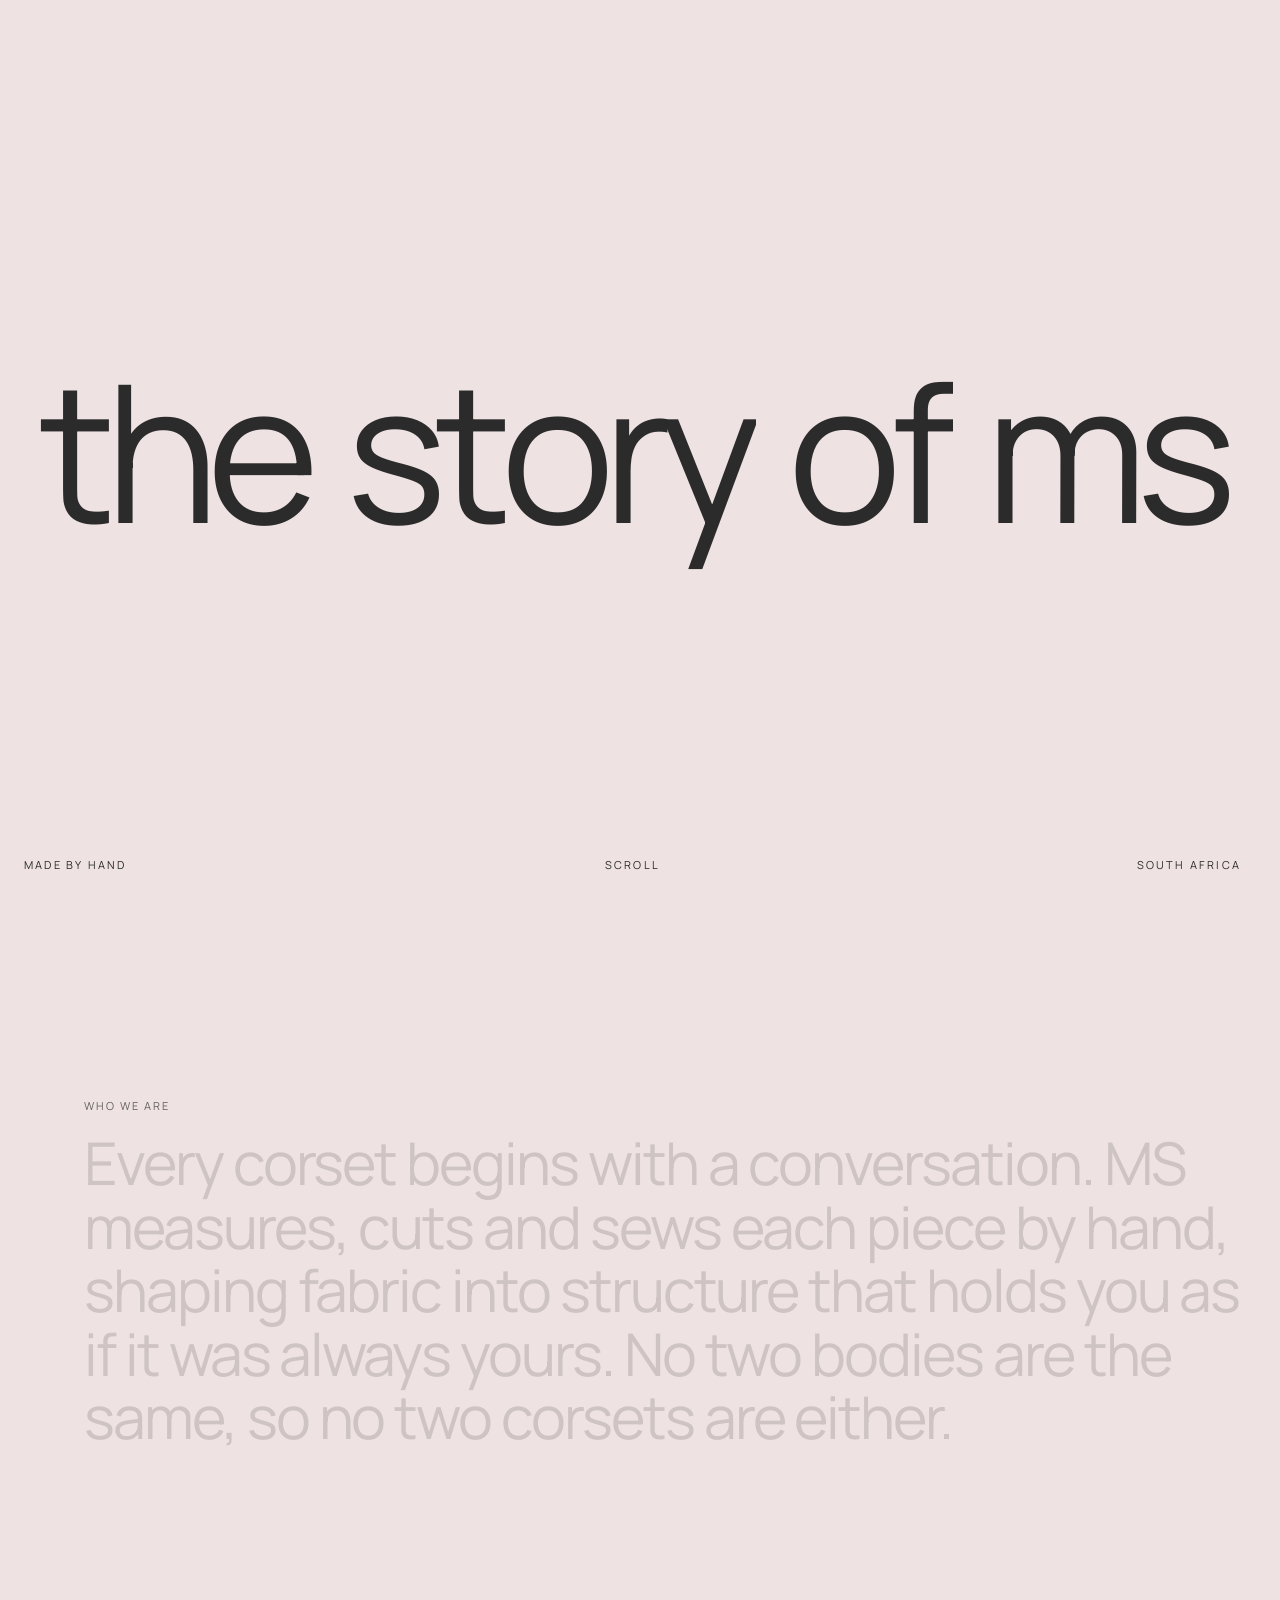
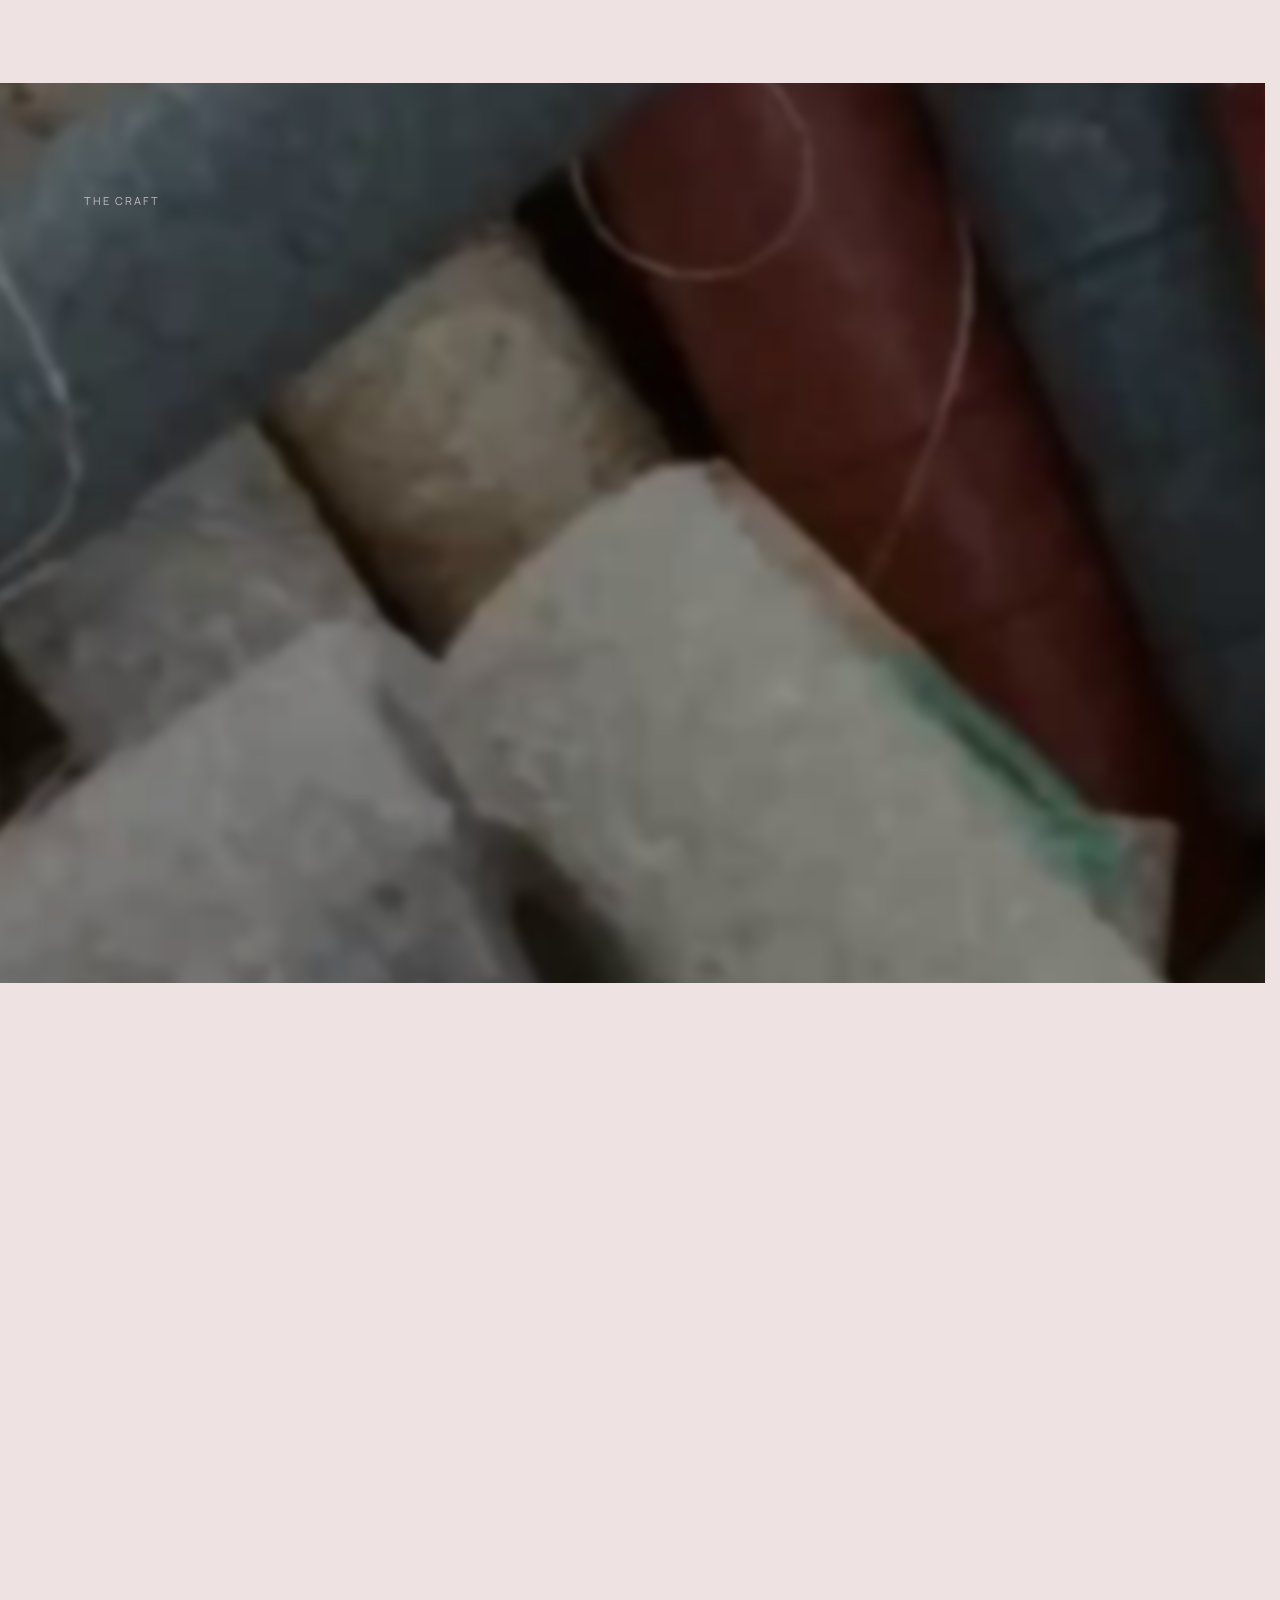
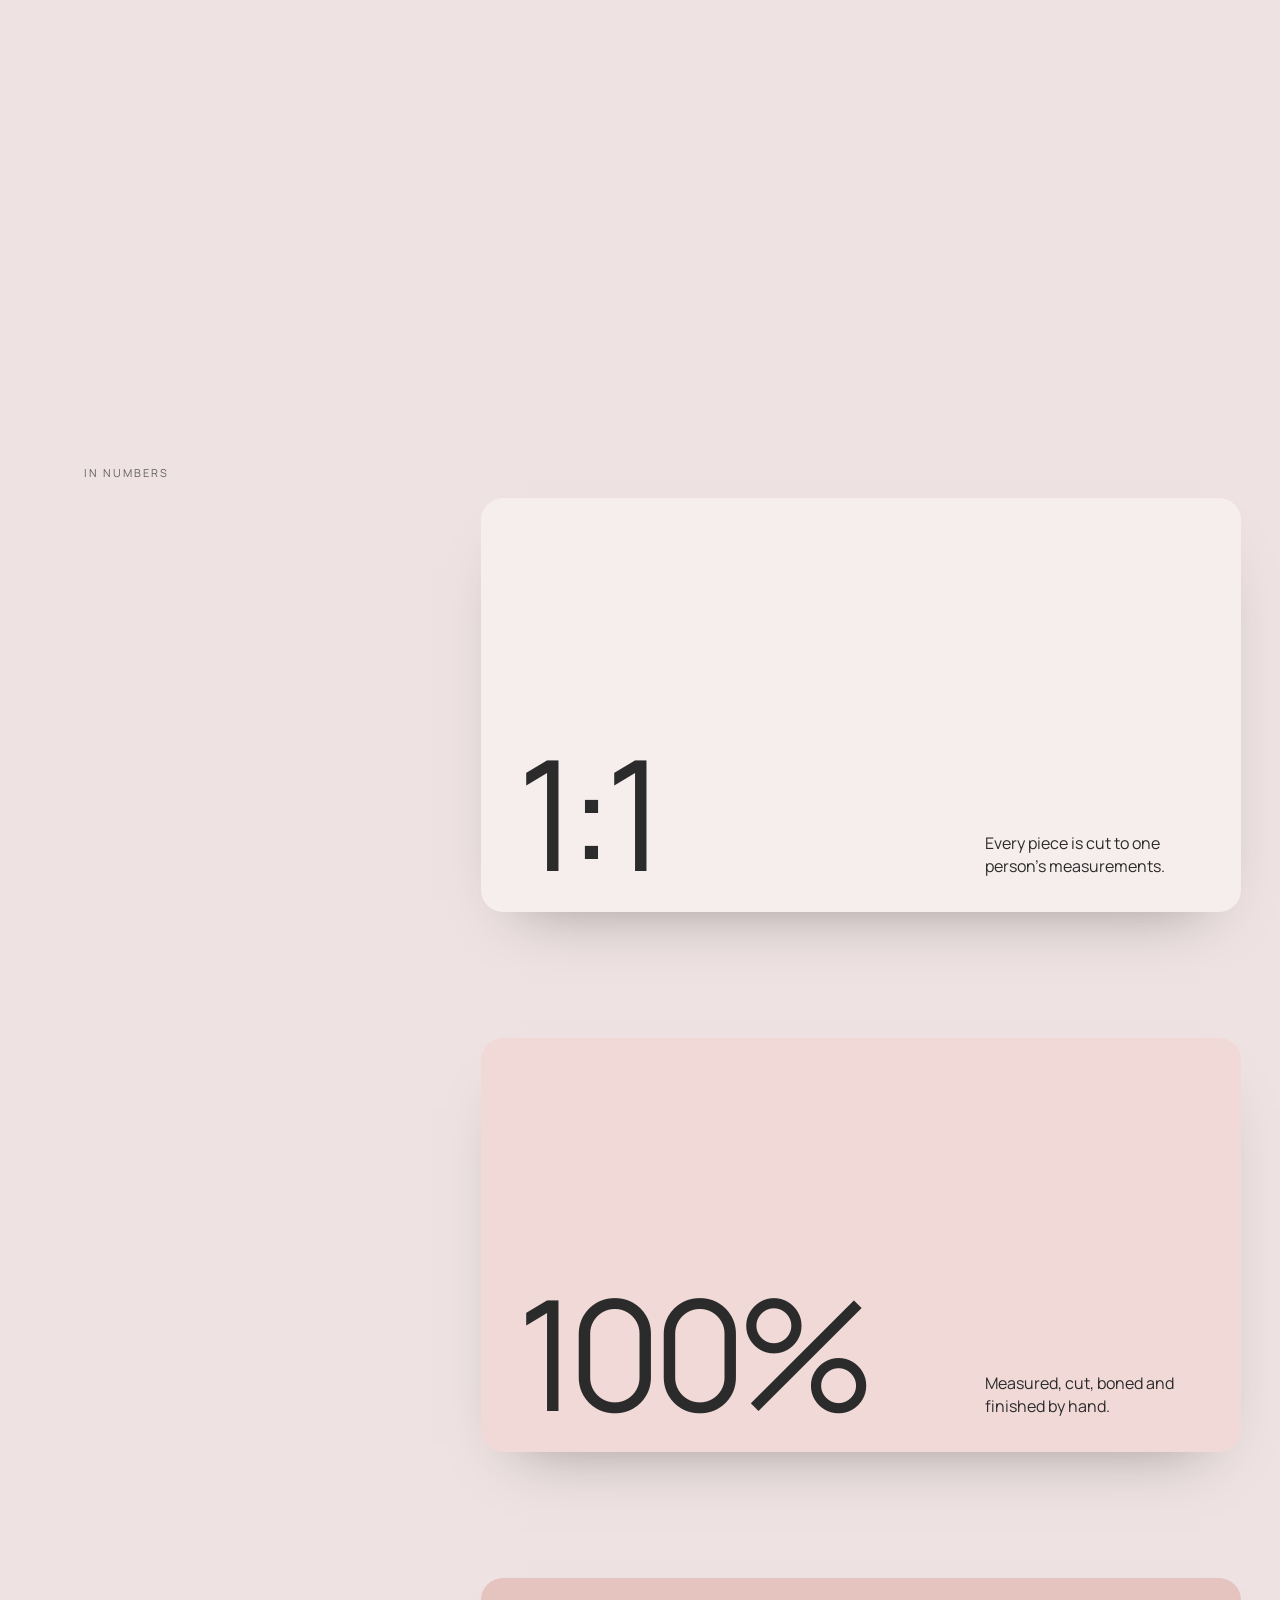
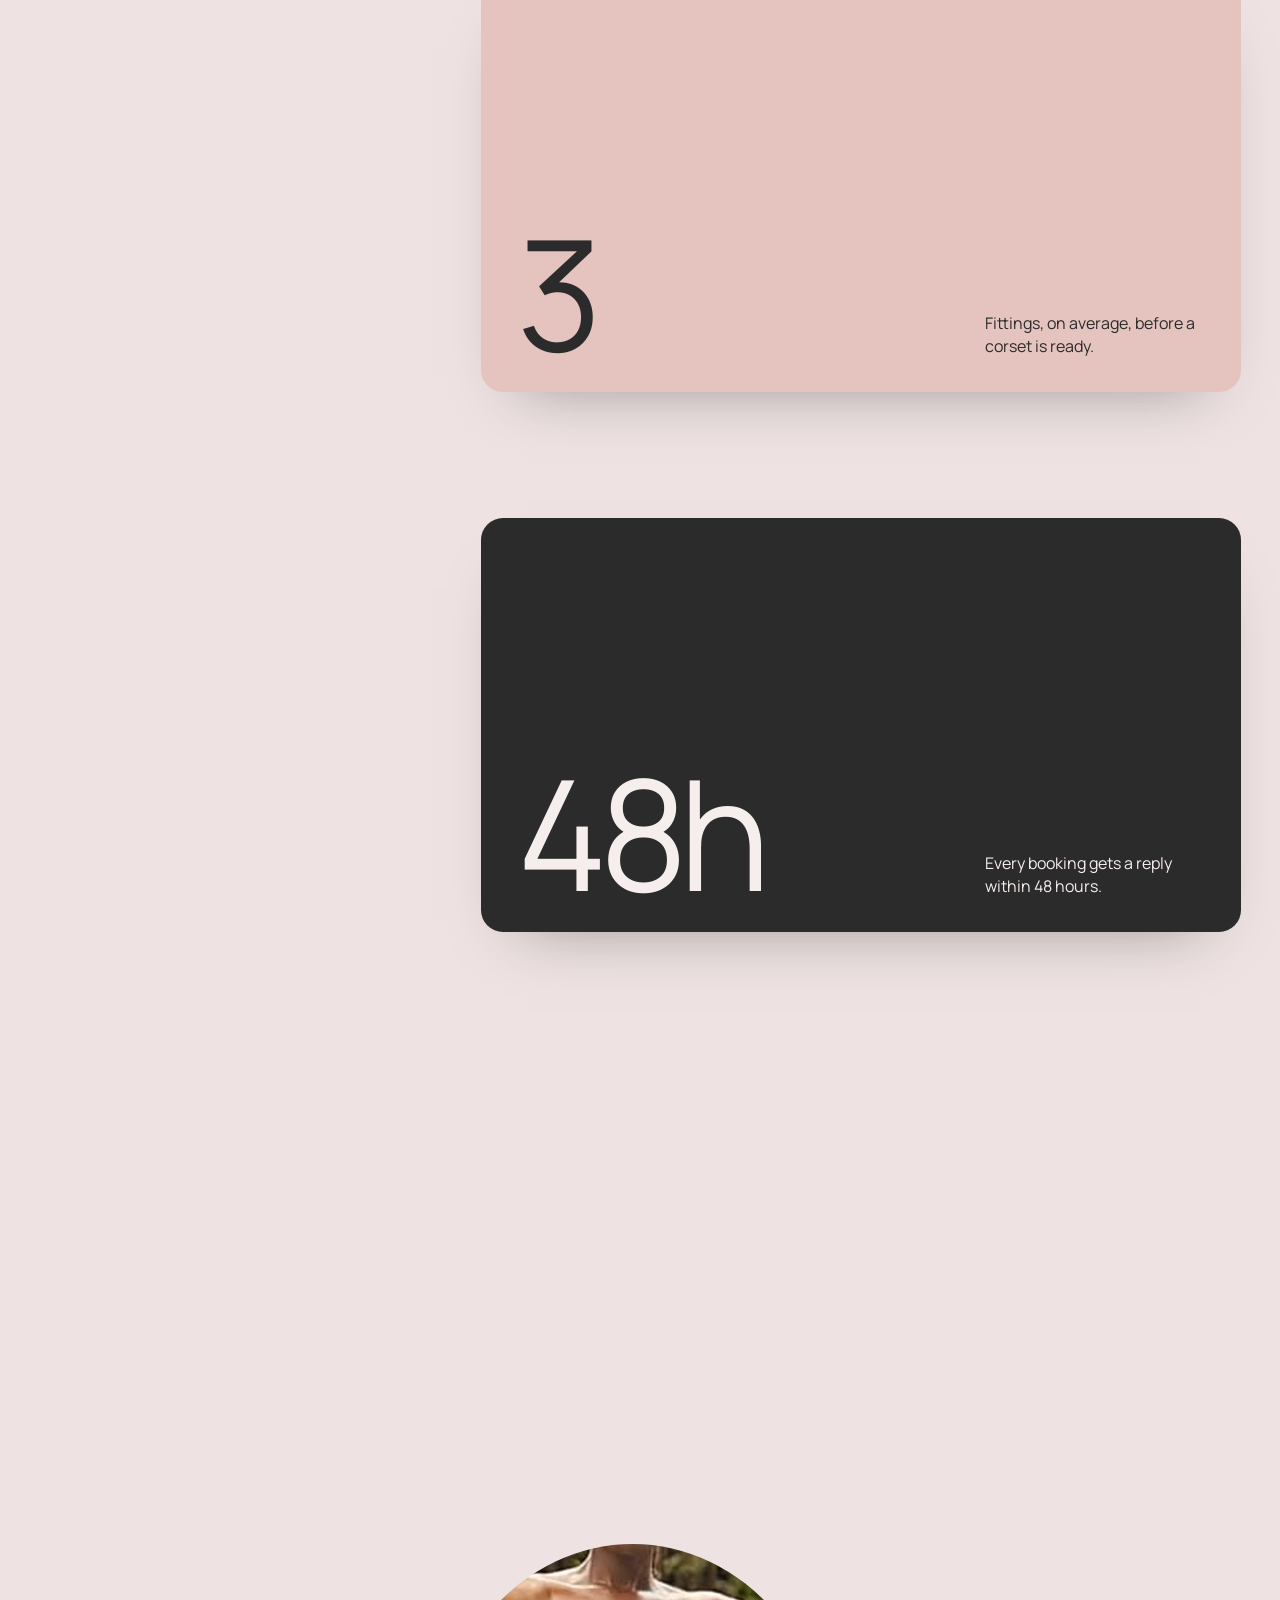
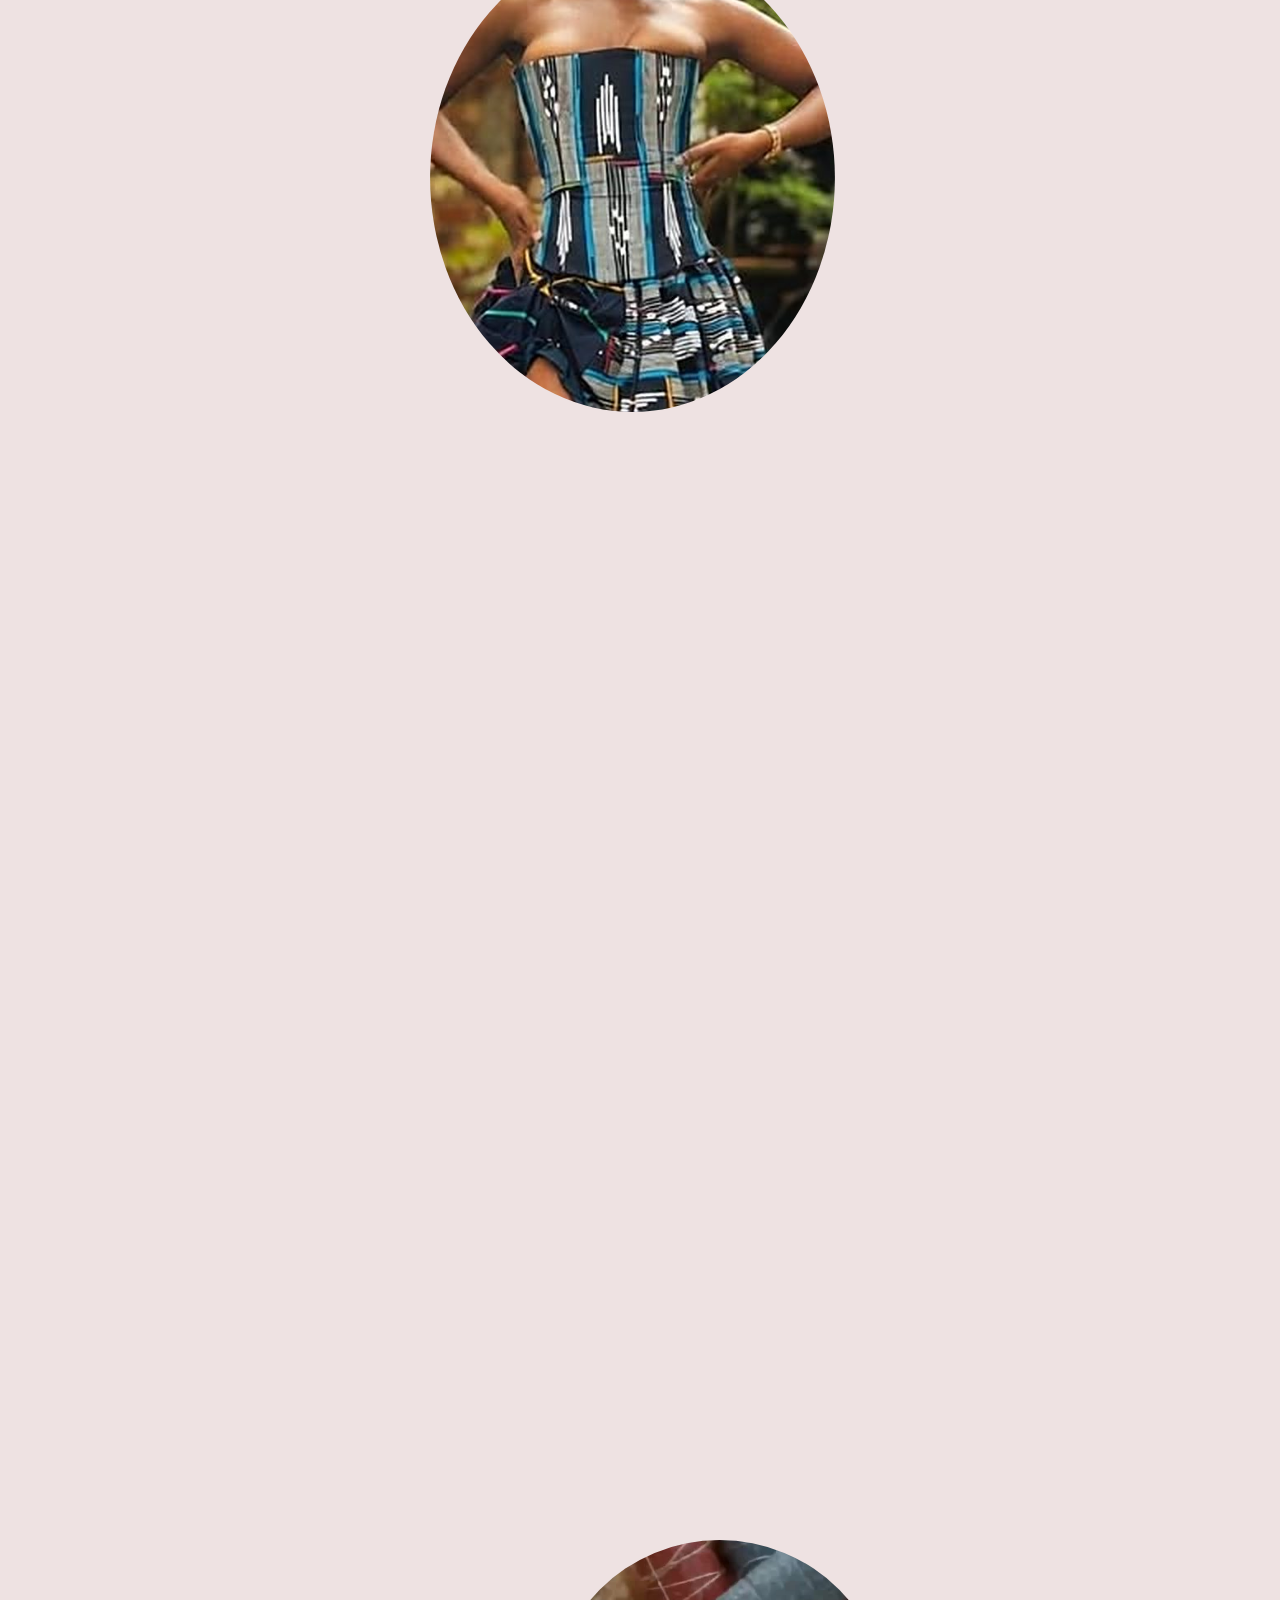
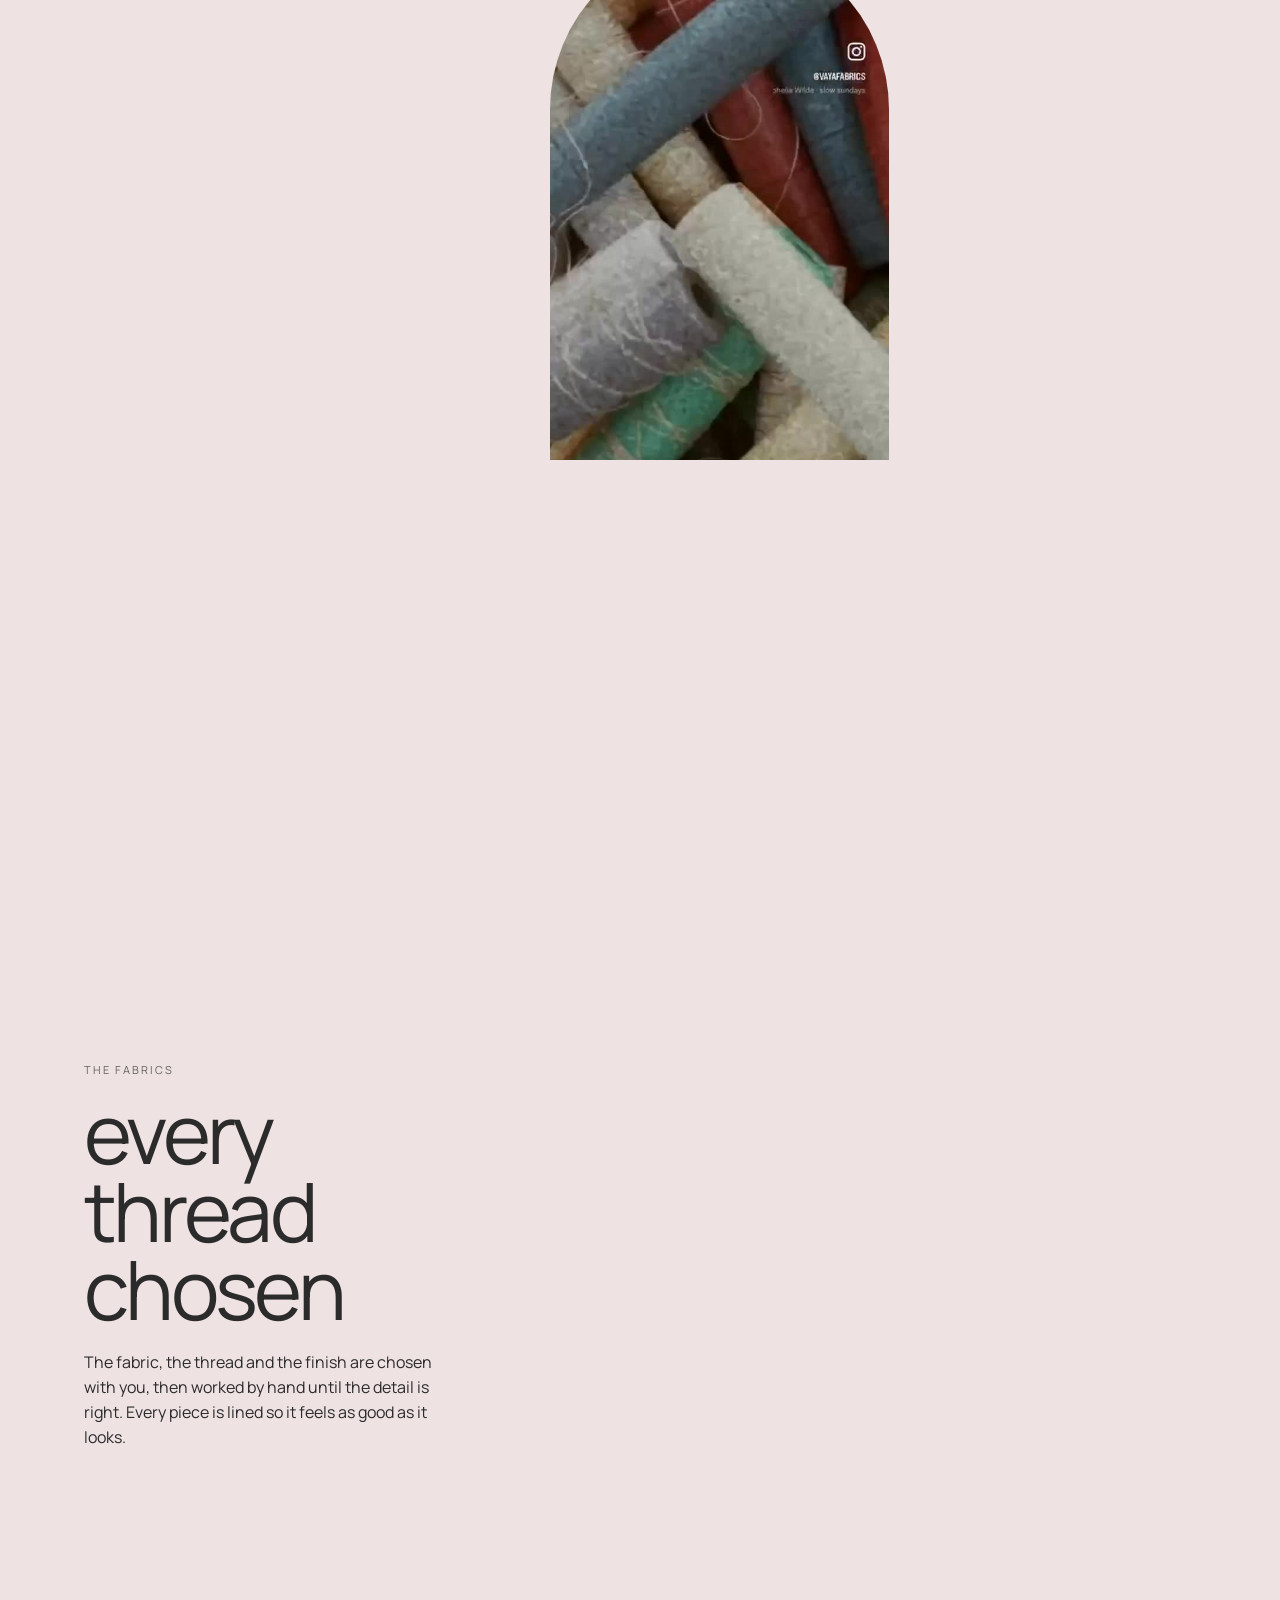
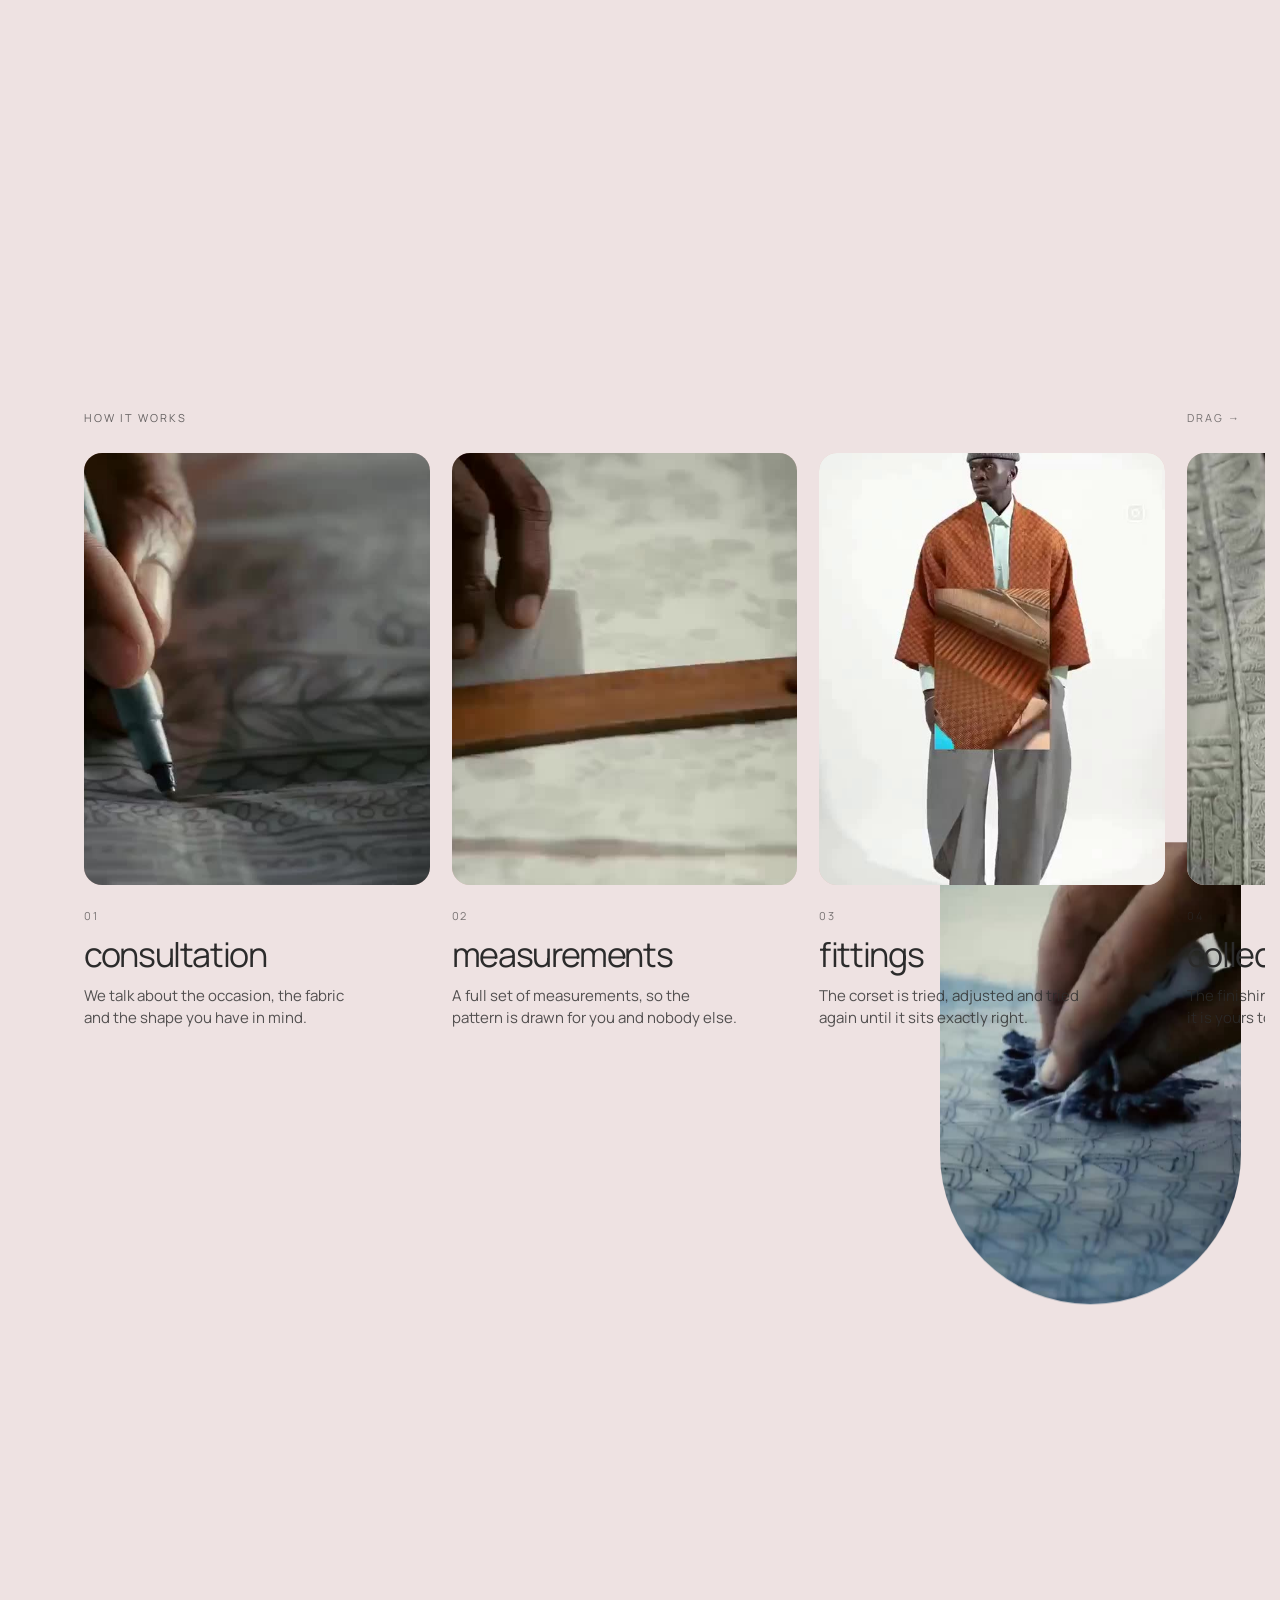
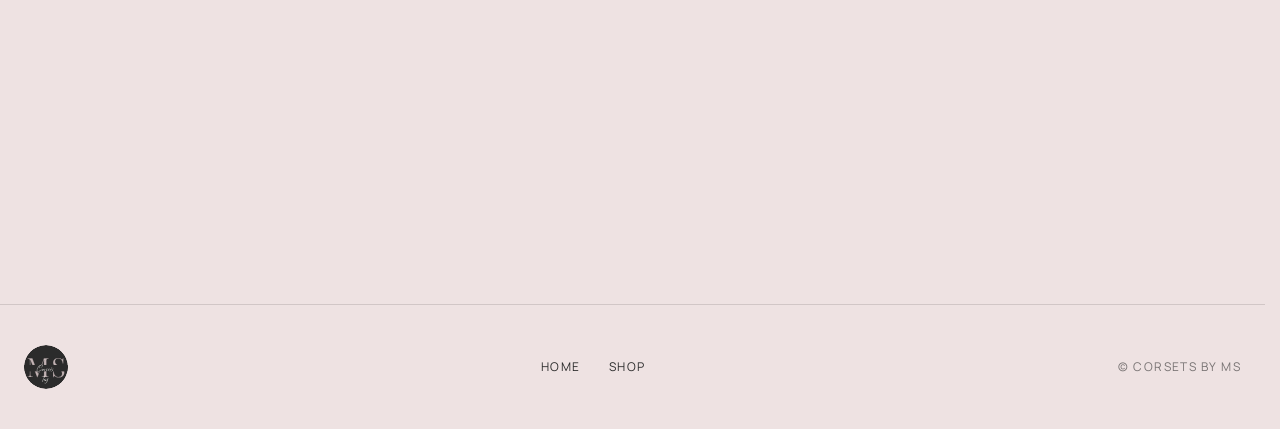
<file: story.html>
<!DOCTYPE html>
<html lang="en">
<head>
  <meta charset="utf-8">
  <meta name="viewport" content="width=device-width, initial-scale=1">
  <!-- THE ICONS: the small "MS" in the browser tab (favicon), the full round logo for phone home screens -->
  <link rel="icon" type="image/svg+xml" href="favicon.svg">   <!-- sharp on every screen (modern browsers use this one) -->
  <link rel="icon" href="favicon.ico" sizes="48x48">
  <link rel="icon" type="image/png" sizes="32x32" href="favicon-32.png">
  <link rel="icon" type="image/png" sizes="16x16" href="favicon-16.png">
  <link rel="apple-touch-icon" href="apple-touch-icon.png">
  <link rel="manifest" href="site.webmanifest">
  <meta name="theme-color" content="#eee2e2">
  <title>Our story | Corsets by MS</title>
  <meta name="description" content="The story of MS: corsets measured, cut and sewn by hand in South Africa.">
  <link rel="preload" href="fonts/manrope.woff2" as="font" type="font/woff2" crossorigin>
  <!-- story.css holds the whole look of this page -->
  <link rel="stylesheet" href="story.css">
</head>
<body>

  <!-- =====================================================
       THE STORY PAGE
       Everything moves with the scroll: story.js works out how far through each section you are
       and moves the pieces to match. The videos are STAND-INS in story/standin, to be replaced with MS's own footage.
       ===================================================== -->

  <!-- NO MENU BAR on this page: the story plays from start to finish without distractions.
       The way back appears at the very end (and in the footer). -->

  <main>

    <!-- 1. THE OPENING: "the story of ms" rises letter by letter as the page opens -->
    <section class="st-open" id="open">
      <div class="st-sticky">
        <h1 class="st-title" id="title" aria-label="The story of MS">the story of ms</h1>
        <p class="st-edge st-edge-l">Made by hand</p>
        <p class="st-edge st-edge-r">South Africa</p>
        <p class="st-edge st-edge-b" id="scroll-hint">Scroll</p>
      </div>
    </section>

    <!-- 2. THE TEXT THAT FILLS IN: each word darkens as you scroll past it.
            PLACEHOLDER TEXT: to be replaced with MS's own words. -->
    <section class="st-words">
      <p class="st-kicker">Who we are</p>
      <p class="st-fill" id="fill">Every corset begins with a conversation. MS measures, cuts and sews each piece by hand, shaping fabric into structure that holds you as if it was always yours. No two bodies are the same, so no two corsets are either.</p>
    </section>

    <!-- 3. THE CRAFT: the section stays in place while three panels rise over moving silk -->
    <section class="st-craft" id="craft">
      <div class="st-sticky">
        <video class="st-craft-bg" src="story/standin/montage.mp4" poster="story/standin/montage.jpg" muted loop autoplay playsinline aria-hidden="true"></video>
        <p class="st-kicker st-craft-kicker">The craft</p>
        <div class="st-panels">
          <article class="st-panel">
            <div class="st-panel-media"><video src="story/standin/measure.mp4" poster="story/standin/measure.jpg" muted loop autoplay playsinline aria-hidden="true"></video></div>
            <span class="st-num">01</span>
            <h2>measure</h2>
            <p>Every measurement taken by hand, then taken again. The fit starts here.</p>
          </article>
          <article class="st-panel">
            <div class="st-panel-media"><video src="story/standin/cut.mp4" poster="story/standin/cut.jpg" muted loop autoplay playsinline aria-hidden="true"></video></div>
            <span class="st-num">02</span>
            <h2>cut</h2>
            <p>A pattern drawn for one person only, cut from fabric chosen together.</p>
          </article>
          <article class="st-panel">
            <div class="st-panel-media"><video src="story/standin/sew.mp4" poster="story/standin/sew.jpg" muted loop autoplay playsinline aria-hidden="true"></video></div>
            <span class="st-num">03</span>
            <h2>sew</h2>
            <p>Boned, lined and finished stitch by stitch, until it holds its shape on its own.</p>
          </article>
        </div>
      </div>
    </section>

    <!-- 4. THE STACKING CARDS: each card slides up over the last.
            PLACEHOLDER FIGURES: to be confirmed with MS. -->
    <section class="st-cards" id="cards">
      <p class="st-kicker">In numbers</p>
      <div class="st-card"><span class="st-big">1:1</span><p>Every piece is cut to one person's measurements.</p></div>
      <div class="st-card"><span class="st-big">100%</span><p>Measured, cut, boned and finished by hand.</p></div>
      <div class="st-card"><span class="st-big">3</span><p>Fittings, on average, before a corset is ready.</p></div>
      <div class="st-card"><span class="st-big">48h</span><p>Every booking gets a reply within 48 hours.</p></div>
    </section>

    <!-- 5. THE GROWING PHOTO: a small oval that opens up until it fills the screen, with a quote -->
    <section class="st-grow" id="grow">
      <div class="st-sticky">
        <div class="st-grow-frame" id="grow-frame">
          <img src="images/shop-hero-1920.jpg" alt="A model in a blue-striped corset gown with a thigh-high slit, standing in a garden">
        </div>
        <blockquote class="st-quote" id="quote">
          <p>&ldquo;a corset should hold you the way a good friend does: firmly, and never too tight.&rdquo;</p>
          <cite>MS, founder</cite>
        </blockquote>
      </div>
    </section>

    <!-- 6. THE FABRICS: text with two moving pictures that drift at different speeds -->
    <section class="st-fabrics">
      <div class="st-fab-text">
        <p class="st-kicker">The fabrics</p>
        <h2 class="st-h2">every thread chosen</h2>
        <p>The fabric, the thread and the finish are chosen with you, then worked by hand until the detail is right. Every piece is lined so it feels as good as it looks.</p>
      </div>
      <div class="st-fab-media st-fab-a" data-speed="-0.12"><video src="story/standin/yarn.mp4" poster="story/standin/yarn.jpg" muted loop autoplay playsinline aria-hidden="true"></video></div>
      <div class="st-fab-media st-fab-b" data-speed="0.1"><video src="story/standin/embroidery.mp4" poster="story/standin/embroidery.jpg" muted loop autoplay playsinline aria-hidden="true"></video></div>
    </section>

    <!-- 7. HOW IT WORKS: a row of steps you can drag sideways -->
    <section class="st-steps">
      <div class="st-steps-head">
        <p class="st-kicker">How it works</p>
        <p class="st-drag-hint">Drag &rarr;</p>
      </div>
      <div class="st-track" id="track">
        <article class="st-step">
          <div class="st-step-media"><video src="story/standin/sketch.mp4" poster="story/standin/sketch.jpg" muted loop playsinline preload="none" aria-hidden="true"></video></div>
          <span class="st-num">01</span><h3>consultation</h3>
          <p>We talk about the occasion, the fabric and the shape you have in mind.</p>
        </article>
        <article class="st-step">
          <div class="st-step-media"><video src="story/standin/pattern.mp4" poster="story/standin/pattern.jpg" muted loop playsinline preload="none" aria-hidden="true"></video></div>
          <span class="st-num">02</span><h3>measurements</h3>
          <p>A full set of measurements, so the pattern is drawn for you and nobody else.</p>
        </article>
        <article class="st-step">
          <div class="st-step-media"><video src="story/standin/fitting.mp4" poster="story/standin/fitting.jpg" muted loop playsinline preload="none" aria-hidden="true"></video></div>
          <span class="st-num">03</span><h3>fittings</h3>
          <p>The corset is tried, adjusted and tried again until it sits exactly right.</p>
        </article>
        <article class="st-step">
          <div class="st-step-media"><video src="story/standin/finished.mp4" poster="story/standin/finished.jpg" muted loop playsinline preload="none" aria-hidden="true"></video></div>
          <span class="st-num">04</span><h3>collection</h3>
          <p>The finishing touches, a final fitting, and it is yours to wear.</p>
        </article>
      </div>
    </section>

    <!-- 8. THE ENDING: the booking link (the way back is in the footer below) -->
    <section class="st-end" id="end">
      <div class="st-end-inner" id="end-inner">
        <h2 class="st-h2">now, let&rsquo;s make yours</h2>
        <a class="st-cta" href="index.html#book"><span class="roll"><span>Book an appointment</span><span aria-hidden="true">Book an appointment</span></span></a>
      </div>
    </section>

  </main>

  <footer class="st-foot">
    <a href="index.html" class="st-logo" aria-label="Corsets by MS homepage"><img src="images/logo-mini.svg" alt="" width="44" height="44"></a>
    <nav><a href="index.html">Home</a><a href="shop.html">Shop</a></nav>
    <p>&copy; Corsets by MS</p>
  </footer>

  <!-- data.js puts the text, photos and videos edited in the admin onto this page (before story.js adds the movement) -->
  <script src="data.js"></script>
  <script src="story.js"></script>
</body>
</html>
</file>
<file: style.css>
/* =====================================================
   SETTINGS: the main things you will want to change
   ===================================================== */
:root {
  /* Page background. script.js changes this automatically as the time moves
     (pale blush at midday, the logo's dusty pink at midnight), so this is only the starting colour. */
  --bg: #eee2e2;

  /* Text and line colour. script.js switches it between black and off-white
     so the text is always readable on the current background. */
  --ink: #111111;

  /* MENU TEXT SIZE: controls "Corsets by MS", "Book appointment", "Shop", "Menu", "Contact",
     and "Men", "Women", "Corporate", "Misc" and the cart on the Shop page.
     Set to 13px, which is a small, light look. If you want it BIG, change this to 130px,
     but note that at 130px the four columns will not fit side by side on a normal screen. */
  --size: 13px;

  /* THE MAIN FONT for the menu, picture titles, time circle and articles: Manrope.
     It is loaded from the fonts folder (see @font-face below), so every phone and computer shows the
     same font. The fonts after it are only used if the file cannot load. */
  --font: "Manrope", "Helvetica Neue", Helvetica, Arial, sans-serif;

  /* Width and height of the time circle. Kept small and quiet so it reads as a detail */
  --dial: 88px;
}

/* MANROPE, the main font. One file holds every weight (regular to bold) for English text. */
@font-face {
  font-family: "Manrope";
  src: url("fonts/manrope.woff2") format("woff2");
  font-weight: 200 800;
  font-display: swap;   /* shows the text straight away in a backup font, then swaps to Manrope once loaded */
}

/* Makes padding and borders count inside an element's width, so sizes behave predictably */
* { box-sizing: border-box; }

/* RESERVES SPACE FOR THE SCROLLBAR AT ALL TIMES. While the page loads the scrollbar is hidden, and
   when loading ends it appears. Without this line the page suddenly became ~15px narrower at that
   moment, every picture shrank a little and the whole row jumped. This was the "lag" when the
   carousel started. With the space reserved, nothing moves. */
html { scrollbar-gutter: stable; }

/* THE PAGE: its background and text colour come from the two settings above */
body {
  margin: 0;
  font-family: var(--font);
  min-height: 100vh;
  background: var(--bg);
  color: var(--ink);
}

/* =====================================================
   THE MENU BAR LAYOUT
   ===================================================== */
.menu-bar {
  display: grid;                                          /* lays the items out in columns */
  grid-template-columns: repeat(4, auto);                 /* 4 columns: brand | book appointment | shop | circle */
  justify-content: space-between;                         /* SPACES THEM OUT: equal gaps between all four, edge to edge */
  column-gap: 24px;                                       /* the smallest gap allowed between the columns */
  align-items: start;                                     /* every column starts at the top */
  padding: 20px 24px;                                     /* space around the bar (top/bottom, left/right) */

  font-family: var(--font);                               /* the font (set at the top) */
  font-weight: 400;                                       /* regular weight */
  font-size: var(--size);                                 /* text size comes from --size at the top */
  line-height: 1.2;                                       /* space between the stacked lines */

  /* LOCKS THE MENU TO THE SCREEN: it stays at the top while the page scrolls.
     z-index 100 keeps it above the pictures, the loading screen (90) and the article (70/85).
     The background is the page colour so pictures never show through it. */
  position: sticky;
  top: 0;
  z-index: 100;
  background: var(--bg);
}

/* Every menu link: takes the page text colour and never has an underline */
.menu-bar a {
  display: block;            /* each link gets its own line */
  color: inherit;            /* uses --ink, so it turns light when the background goes dark */
  text-decoration: none;     /* no underline, in any state */
}

/* The time circle (homepage) and the cart (Shop page) always sit in the 4th column */
.sa-dial,
.shop-end { grid-column: 4; }

/* THE "MS" MONOGRAM in the top-left corner: the same serif as the logo (Playfair Display).
   The font file only holds the letters M and S, so it is tiny and loads instantly.
   Change 34px to make the monogram bigger or smaller. */
@font-face {
  font-family: "Playfair MS";
  src: url("fonts/playfair-ms.woff") format("woff");
  font-display: block;   /* waits for the font (it is tiny) so the monogram never flashes in another font */
}
.brand {
  font-family: "Playfair MS", "Playfair Display", Georgia, serif;
  font-weight: 400;
  font-size: 34px;
  line-height: 0.9;
  letter-spacing: -0.01em;
}

/* THE MINI LOGO: the round Corsets by MS logo now sits in the top-left corner instead of the
   "MS" letters (the letters' font above is kept in case you want them back).
   Change 60px to make it bigger or smaller (48px on phones, below). */
.brand { line-height: 0; }                                   /* no extra space around the picture */
.brand img { display: block; width: 60px; height: 60px; }   /* the size of the mini logo */
@media (max-width: 700px) { .brand img { width: 48px; height: 48px; } }   /* phones: a little smaller */

/* Columns 2 and 3: stack the two links on top of each other */
.tabs {
  display: flex;
  flex-direction: column;
}

/* =====================================================
   FLICKER: shows that a menu link (or carousel title) is being interacted with
   ===================================================== */

/* The flicker itself: the text quickly dips and comes back a few times, then settles.
   Change the opacity numbers to make the dips deeper (lower) or softer (higher). */
@keyframes flicker {
  0%   { opacity: 1; }
  8%   { opacity: 0.25; }
  16%  { opacity: 1; }
  28%  { opacity: 0.4; }
  36%  { opacity: 1; }
  52%  { opacity: 0.3; }
  60%  { opacity: 1; }
  100% { opacity: 1; }
}

/* When the mouse is over a link, a finger presses it, or it is selected with the
   keyboard (Tab), the link flickers. There is no underline, so the flicker alone
   shows the interaction. This covers the menu links AND the one-word titles above the pictures
   (the titles also roll and lift: see THE POP-UP ON THE IMAGES further down).
   "1.2s" is how long one flicker lasts. "infinite" keeps it going while you are on it. */
.menu-bar a:hover,
.menu-bar a:focus-visible,
.menu-bar a:active,
.card-title:hover,
.card-title:focus-visible,
.card-title:active {
  animation: flicker 1.2s linear infinite;
}

/* =====================================================
   THE TIME CIRCLE
   ===================================================== */

/* The big circle: the outline and the area you can drag */
.sa-dial {
  position: relative;               /* lets the text and small circle be placed inside it */
  justify-self: end;                /* pushes the circle to the right-hand side of its column */
  width: var(--dial);
  height: var(--dial);
  border: 1px solid var(--ink);     /* the circle line: thin, uses the text colour */
  border-radius: 50%;               /* makes the box round */
  touch-action: none;               /* stops the page scrolling while you drag on a phone */
  user-select: none;                /* stops text being highlighted while you drag */
  cursor: grab;                     /* the hand cursor */
}

/* While you are dragging, the cursor changes to a closed hand (script.js adds "dragging") */
.sa-dial.dragging { cursor: grabbing; }

/* THE HINT under the circle: "drag to time travel". It fades in when the mouse is over the circle,
   and stops showing once the circle has been used (script.js adds "used").
   Only on computers with a mouse ("hover: hover"): phones have no hover. */
.sa-dial::after {
  content: "drag to time travel";   /* change the hint wording here */
  position: absolute;
  top: calc(100% + 8px);            /* just under the circle */
  left: 50%;
  transform: translateX(-50%);
  white-space: nowrap;
  font-size: 11px;
  opacity: 0;
  pointer-events: none;
  transition: opacity 0.4s;
}
/* on computers with a mouse: the hint shows when hovering the circle, until it has been used once */
@media (hover: hover) {
  .sa-dial:not(.used):hover::after { opacity: 0.6; }
}

/* The words and the time in the middle of the circle */
.sa-readout {
  position: absolute;
  inset: 0;                         /* fills the whole circle */
  display: flex;
  flex-direction: column;           /* label on top, time underneath */
  align-items: center;              /* centred left to right */
  justify-content: center;          /* centred top to bottom */
  font-size: 10px;                  /* size of the words inside the circle */
  font-weight: 700;                 /* BOLD text inside the circle */
  line-height: 1.3;
  font-variant-numeric: tabular-nums;   /* all digits the same width, so the time does not wobble */
  pointer-events: none;             /* lets clicks pass through to the circle underneath */
}

/* THE FIDGET BUBBLE: a hollow bubble that floats inside the circle and gets bumped away by the
   small solid circle. script.js sets its position. Change the 9px to make it bigger or smaller. */
.sa-bubble {
  position: absolute;
  left: 50%;
  top: 50%;
  width: 9px;
  height: 9px;
  margin: -4.5px 0 0 -4.5px;        /* centres the bubble on its position */
  border: 1px solid var(--ink);     /* hollow: just an outline in the text colour */
  border-radius: 50%;
  pointer-events: none;             /* never gets in the way of dragging */
}
/* The little wobble when it gets bumped (script.js adds "boop" for a moment) */
.sa-bubble.boop { animation: boop 0.35s ease-out; }
@keyframes boop {
  0%   { scale: 1; }
  35%  { scale: 1.45 0.7; }
  70%  { scale: 0.85 1.15; }
  100% { scale: 1; }
}

/* The small solid circle you move. Its position is set by script.js, so the left/top below
   are only the starting spot (top middle). */
.sa-knob {
  position: absolute;
  left: 50%;
  top: 0;
  width: 11px;
  height: 11px;
  margin: -5.5px 0 0 -5.5px;            /* centres the small circle on its position */
  border-radius: 50%;
  background: var(--ink);           /* solid, same colour as the text */
  cursor: grab;
}

/* The outline shown when the small circle is selected with the keyboard */
.sa-knob:focus-visible {
  outline: 2px solid var(--ink);
  outline-offset: 3px;
}

/* =====================================================
   THE CAROUSEL (the row of images that moves on its own)
   ===================================================== */

/* The carousel as a whole: sits below the menu bar with some space above it.
   "container-type" lets the image boxes size themselves from the carousel's width. */
.carousel {
  margin-top: 40px;
  margin-bottom: 40px;
  --gap: 16px;                      /* space between the images, change it here */
  container-type: inline-size;
}

/* The window you look through: hides whatever is outside the screen.
   The hand cursor shows that it can be grabbed. script.js does the grabbing. */
.carousel-track {
  padding-top: 14px;                /* room above the images, so a picture that pops up is not cut off (see POP-UP below) */
  overflow: hidden;
  cursor: grab;
  user-select: none;                /* stops text being highlighted while you drag */
  touch-action: pan-y;              /* on a phone: up/down still scrolls the page, sideways drags the carousel */
}

/* While it is being grabbed, the cursor becomes a closed hand (script.js adds "dragging") */
.carousel-track.dragging { cursor: grabbing; }

/* The long strip of images. script.js slides this strip sideways with a transform. */
.carousel-rail {
  display: flex;                    /* puts the images in one row */
  gap: var(--gap);
  width: max-content;               /* as long as all the images together */
  will-change: transform;           /* tells the browser this moves, so it stays smooth */
}

/* EACH IMAGE BOX. This is where the "2 in front and a quarter on each side" size comes from:
   2 full images + 2 quarters = 2.5 images across, plus 3 gaps. So each image is
   (carousel width minus 3 gaps) divided by 2.5. "cqw" means "a percent of the carousel's width".
   Each box holds the TITLE on top and the PICTURE underneath, so they always move together. */
.card {
  flex: 0 0 calc((100cqw - 3 * var(--gap)) / 2.5);   /* the width described above, never shrinks */
  display: flex;
  flex-direction: column;           /* stacks the title above the picture */
}

/* THE ONE-WORD TITLE, sitting directly above its picture (the <a> comes second in the HTML,
   so "order: -1" is what lifts it to the top). It is part of the card, so it travels with
   the carousel. It takes the page colours, so it switches light/dark with the time of day. */
.card-title {
  order: -1;                        /* puts the title above the picture */
  align-self: flex-end;             /* right-hand side. Change to flex-start for the left-hand side */
  padding: 0 0 8px;                 /* space between the title and the picture */
  color: var(--ink);
  font-family: var(--font);
  font-size: var(--size);           /* same size as the menu text */
  line-height: 1.2;
  text-decoration: none;            /* no underline */
}

/* The picture (or the moving picture) fills the width of its box, cropped (not stretched) to fit.
   "pointer-events: none" lets you grab and drag the carousel by pressing on a picture. */
.card img,
.card video {
  display: block;
  width: 100%;
  aspect-ratio: 2 / 3;              /* tall portrait shape. Try 4 / 5 for a slightly wider box */
  object-fit: cover;
  background: rgba(128, 128, 128, 0.25);   /* soft grey shown until the picture loads */
  pointer-events: none;
}

/* =====================================================
   THE POP-UP ON THE IMAGES (when the mouse is over an image or its title)
   1. The whole box (title and picture together) lifts up a little.
   2. The title "rolls": the word slides up and out while a copy of the word slides in from below.
   script.js builds the two copies of each title (class "roll") when the page opens.
   ===================================================== */

/* HOW HIGH the box lifts, and HOW LONG the move takes. Change these two to taste. */
.card {
  --lift: 10px;                                        /* how far up it pops (bigger = higher) */
  --pop: 0.6s cubic-bezier(0.2, 0.7, 0.2, 1);          /* how long it takes and how it eases (a soft landing) */
  transition: transform var(--pop);                    /* makes the lift and the drop-back smooth */
}

/* The title is made of two stacked copies of the word, shown through a one-line window.
   Only the top copy is visible until the roll happens. */
.roll {
  display: block;
  height: 1.2em;                    /* exactly one line tall: the window the word rolls through */
  overflow: hidden;                 /* hides the second copy waiting underneath */
}
.roll > span {
  display: block;
  transition: transform var(--pop); /* makes the roll smooth */
}

/* THE POP-UP ITSELF. It only applies on devices with a real mouse ("hover: hover"), because on a
   phone a touch would leave the box stuck in the lifted position. :focus-within does the same
   for people using the keyboard (Tab). */
@media (hover: hover) {
  .card:hover,
  .card:focus-within {
    transform: translateY(calc(-1 * var(--lift)));     /* lifts the box up */
  }
  .card:hover .roll > span,
  .card:focus-within .roll > span {
    transform: translateY(-100%);                      /* rolls: each copy moves up by one line, so the second takes the first's place */
  }
}

/* =====================================================
   CLICKING AN IMAGE: THE ARTICLE ANIMATION
   (the order and timing of events are in Part 4 of script.js; this file holds how it all looks)

   What you see when an image or its title is clicked:
   1. The other images squash down to a thin line and disappear, one after another.
   2. The clicked picture slides out of the row and grows to fill the right side of the page.
   3. The headline and the two small captions rise into place on the left, and the article text
      rises in under the picture. The right side can then be scrolled: the picture and text move up
      together while the headline stays where it is.
   Going back (Escape key or the browser's Back button) plays it in reverse.
   ===================================================== */

/* Pictures can be clicked, so the pointing hand shows. (While dragging it is the closed hand.) */
.card { cursor: pointer; }
.carousel-track.dragging .card { cursor: grabbing; }

/* While the article is opening, open or closing: the page behind cannot be scrolled and the
   pictures cannot be clicked again. */
html.article-open { overflow: hidden; }
html.article-open .carousel { pointer-events: none; }

/* STEP 1: the images squash to a thin line at the middle of their height, then vanish.
   ("clip-path: inset(50% 0 50% 0)" means: hide the top half and the bottom half.)
   script.js gives each image its own wait in --d, so they go one after another.
   "expand" is the same movement backwards, used when closing the article. */
@keyframes collapse {
  from { clip-path: inset(0 0 0 0);       opacity: 1; }
  85%  { clip-path: inset(49.7% 0 49.7% 0); opacity: 1; }
  to   { clip-path: inset(50% 0 50% 0);     opacity: 0; }
}
@keyframes expand {
  from { clip-path: inset(50% 0 50% 0);     opacity: 0; }
  15%  { clip-path: inset(49.7% 0 49.7% 0); opacity: 1; }
  to   { clip-path: inset(0 0 0 0);         opacity: 1; }
}
/* script.js adds "collapse" to every image when an article opens, and "expand" when it closes.
   0.7s is how long each takes; --d is each image's wait. */
.card.collapse {
  animation: collapse 0.7s cubic-bezier(0.7, 0, 0.3, 1) both;
  animation-delay: var(--d, 0s);
}
.card.expand {
  animation: expand 0.7s cubic-bezier(0.7, 0, 0.3, 1) both;
  animation-delay: var(--d, 0s);
}

/* The clicked image: its own picture is hidden (the flying copy takes its place) and its
   title fades away. */
.card.chosen img,
.card.chosen video { visibility: hidden; }
.card.chosen .card-title { opacity: 0; animation: none; transition: opacity 0.3s; }

/* STEP 2: THE FLYING PICTURE. script.js places it exactly over the clicked picture and then moves
   it to the "article-slot" box. The 1s and the curve below set how that movement feels. */
.flyer {
  position: fixed;
  z-index: 85;                      /* above the article, below the menu bar (100) */
  display: none;
  overflow: hidden;
  background: rgba(128, 128, 128, 0.25);
  transition: left 1s cubic-bezier(0.76, 0, 0.24, 1), top 1s cubic-bezier(0.76, 0, 0.24, 1),
              width 1s cubic-bezier(0.76, 0, 0.24, 1), height 1s cubic-bezier(0.76, 0, 0.24, 1);
}
.flyer img,
.flyer video {
  display: block;
  width: 100%;
  height: 100%;
  object-fit: cover;                /* crops to fit, never stretches */
}

/* THE ARTICLE LAYOUT. It is a full-screen layer under the menu bar. It is invisible and ignores
   the mouse until the animation needs it. */
.article {
  position: fixed;
  inset: 0;
  z-index: 70;
  display: none;
  pointer-events: none;             /* ignores the mouse while the animation plays */
  outline: none;
  overflow-y: auto;                 /* THE ARTICLE SCROLLS: the picture and the text move up together */
  overscroll-behavior: contain;     /* scrolling it never moves the page behind */
  scrollbar-width: none;            /* no scrollbar, like the reference */
}
.article::-webkit-scrollbar { display: none; }
.article.show { pointer-events: auto; }          /* once everything has landed, it can be scrolled */
.article-scroll { position: relative; min-height: 100%; }
html.article-open .article { display: block; }

/* THE MENU BECOMES SEE-THROUGH WHILE AN ARTICLE IS OPEN, so the picture and the text scroll up
   through it and behind the menu words (like the reference). It stays locked to the top.
   The page colour comes back when the article closes. */
html.article-open .menu-bar { background: transparent; }

.article.solid { background: var(--bg); }      /* hides the row of images once they have all vanished */

/* THE BIG PICTURE'S SPOT: the right-hand side of the page, from below the menu to the bottom.
   (script.js sets --article-top to just under the menu bar.) To make the picture wider or
   narrower, change the 57vw. */
.article-slot {
  margin-left: 57vw;                /* where the picture starts: 57% of the way across the screen */
  margin-right: 24px;               /* space at the right edge (same as the menu bar) */
  margin-top: var(--article-top, 188px);
  height: calc(100vh - var(--article-top, 188px) - 24px);   /* the picture fills the screen below the menu */
}
/* The picture inside the slot once it has landed (it scrolls away with the text) */
.article-slot img,
.article-slot video {
  display: block;
  width: 100%;
  height: 100%;
  object-fit: cover;
}

/* THE ARTICLE TEXT under the picture. It rises into place after the headline. */
.article-copy {
  margin: 24px 24px 0 57vw;
  padding-bottom: 140px;            /* room at the bottom so the last line can scroll clear of the screen edge */
  color: var(--ink);
  font-family: var(--font);
  font-size: clamp(21px, 2.05vw, 38px);   /* text size of the article. Change the 2.05vw to make it bigger or smaller */
  line-height: 1.18;
  letter-spacing: -0.015em;
  opacity: 0;
  transform: translateY(24px);
  transition: opacity 0.9s ease 0.5s, transform 0.9s cubic-bezier(0.2, 0.7, 0.2, 1) 0.5s;
}
.article-copy p { margin: 0 0 1em; }                         /* one line of space between paragraphs */
.article.show .article-copy { opacity: 1; transform: none; }  /* once the article opens, the text fades and rises into place */

/* STEP 3: THE TEXT, bottom-left */
.article-text {
  position: fixed;                  /* stays in place on the left while the right side scrolls */
  left: 24px;
  bottom: 20px;
  width: calc(57vw - 48px);         /* stays clear of the picture */
  color: var(--ink);
  font-family: var(--font);
  font-weight: 400;
}

/* THE HEADLINE: big, lowercase, tight. Change the 5.4vw to make it bigger or smaller. */
.article-title {
  margin: 0;
  font-weight: 400;
  font-size: clamp(40px, 5.4vw, 120px);
  line-height: 1;
  letter-spacing: -0.035em;
  text-transform: lowercase;
}
/* Each word sits in its own window ("overflow: hidden") and rises up into view from below it */
.article-title .w {
  display: inline-block;
  overflow: hidden;
  vertical-align: top;
  padding-bottom: 0.14em;           /* room for the tails of letters like g and p */
  margin-bottom: -0.14em;
}
.article-title .w > span {
  display: inline-block;
  transform: translateY(115%);
  transition: transform 0.9s cubic-bezier(0.2, 0.7, 0.2, 1);
  transition-delay: calc(var(--i, 0) * 70ms);   /* each word a little after the last */
}
.article.show .article-title .w > span { transform: none; }

/* THE TWO SMALL CAPTIONS under the headline: small capitals, side by side */
.article-meta {
  display: grid;
  grid-template-columns: 1fr 1fr;
  gap: 24px;
  margin-top: 40px;
  font-size: var(--size);
  line-height: 1.2;
  text-transform: uppercase;
}
.article-meta .m {
  display: block;
  overflow: hidden;                 /* each line rises up from below, like the headline */
}
.article-meta .m > span {
  display: block;
  transform: translateY(110%);
  transition: transform 0.8s cubic-bezier(0.2, 0.7, 0.2, 1);
  transition-delay: calc(0.35s + var(--i, 0) * 60ms);   /* after the headline */
}
.article.show .article-meta .m > span { transform: none; }

/* On a phone the picture goes on top and the text underneath it */
@media (max-width: 700px) {
  .article-slot { margin-left: 24px; height: 52vh; }
  /* on a phone the headline is not fixed: it sits under the picture and scrolls with the text */
  .article-text { position: relative; left: auto; bottom: auto; width: auto; margin: 24px 24px 0; }
  .article-copy { margin-left: 24px; font-size: 21px; }
}

/* =====================================================
   THE LOADING ANIMATION
   (the timing and the order of events are set in the third part of script.js;
   this file holds how everything looks and moves)
   ===================================================== */

/* While the page is loading ("is-loading" is put on the page by a tiny script in index.html):
   - the page cannot be scrolled
   - the menu bar cannot be clicked until it has finished writing itself in
   The carousel is NOT hidden any more: it sits underneath the loading screen, which covers it.
   That way the browser prepares (decodes and draws) all the pictures while the loading animation
   plays, instead of having to do it all at once at the moment the carousel appears. */
html.is-loading { overflow: hidden; }
html.is-loading .menu-bar { pointer-events: none; }

/* THE LOADING SCREEN: a full-screen sheet in the page colour. It sits BELOW the menu bar (z-index 90
   against the bar's 100), so the menu can write itself in on top of it. */
.loader {
  display: none;                    /* hidden normally */
  position: fixed;
  inset: 0;                         /* covers the whole screen */
  z-index: 90;
  background: var(--bg);
}
html.is-loading .loader { display: block; }   /* shown only while loading */

/* THE LOGO CIRCLE: appears as the Corsets by MS logo, the photos then flash inside it behind the
   lettering, and finally it opens up into the first slide. script.js sets its size, position and picture. */
.loader-card {
  position: absolute;
  opacity: 0;                       /* script.js makes it appear */
  border-radius: 50%;               /* round, like the logo. script.js squares it off as it grows */
  overflow: hidden;                 /* keeps the tint and lettering inside the circle */
  background-color: #2b2b2b;        /* the logo's dark colour */
  background-size: cover;
  background-position: center;
  transform: scale(0.94);           /* starts a touch smaller and settles in as it fades in */
}
/* The dark logo colour laid over the photos. script.js lightens it while the photos flash,
   then removes it as the circle grows. Change the colour to match the logo. */
.loader-tint {
  position: absolute;
  inset: 0;
  background: #2b2b2b;
  transition: opacity 0.45s ease;
}
/* The MS and "Corsets by" lettering, on top of everything in the circle */
.loader-logo {
  position: absolute;
  inset: 0;
  width: 100%;
  height: 100%;
  transition: opacity 0.35s ease;
}

/* THE THIN LINE along the bottom of the screen. It fills from left to right as the page loads. */
.loader-line {
  position: absolute;
  left: 0;
  bottom: 0;
  width: 100%;
  height: 1px;                      /* how thick the line is */
  background: var(--ink);           /* same colour as the text, so it works day and night */
  transform: scaleX(0);             /* starts empty. script.js fills it. */
  transform-origin: left;
}

/* THE MENU WRITING ITSELF IN: each line is uncovered from top to bottom while it eases into place.
   Change 0.9s to make it slower or faster. */
@keyframes wipe {
  from { clip-path: inset(0 0 100% 0); transform: translateY(6px); opacity: 0; }
  to   { clip-path: inset(0 0 0 0);    transform: none;            opacity: 1; }
}

/* THE TIME CIRCLE APPEARING: it grows in from slightly smaller while fading in */
@keyframes dialIn {
  from { opacity: 0; transform: scale(0.7); }
  to   { opacity: 1; transform: none; }
}

/* THE MENU WAITS FOR THE CAROUSEL: while the logo is showing, the menu is hidden. It writes itself in
   at the same moment the carousel arrives ("reveal" is added by script.js at that moment).
   "animation-delay" is how long each one waits: brand first, then Book appointment, then Shop, then the circle. */
/* hidden while the loading animation plays */
html.is-loading .menu-bar a,
html.is-loading .sa-dial { opacity: 0; }
/* then each menu link wipes in */
html.reveal .menu-bar a {
  animation: wipe 0.9s cubic-bezier(0.2, 0.7, 0.2, 1) both;
}
html.reveal .brand                         { animation-delay: 0s; }
html.reveal .menu-bar > :nth-child(2) a    { animation-delay: 0.12s; }
html.reveal .menu-bar > :nth-child(3) a    { animation-delay: 0.24s; }
/* the time circle arrives last, 0.3 seconds after the links start */
html.reveal .sa-dial {
  animation: dialIn 0.9s cubic-bezier(0.2, 0.7, 0.2, 1) 0.3s both;
}

/* THE HAND-OVER: when the small card has grown into the first slide, script.js adds "reveal" for
   about 2 seconds. The other slides slide in from the right, one after another (script.js sets
   each slide's wait in --d), and the first slide's title writes itself in. ("hero" is the slide on
   screen that the small card has just turned into.) */
@keyframes cardIn {
  from { opacity: 0; transform: translateX(80px); }
  to   { opacity: 1; transform: none; }
}
/* each of the other slides slides in, waiting its turn (--d) */
html.reveal .card.enter {
  animation: cardIn 0.9s cubic-bezier(0.2, 0.7, 0.2, 1) both;
  animation-delay: var(--d, 0s);
}
/* the first slide's title wipes in, 0.1 seconds after */
html.reveal .card.hero .card-title {
  animation: wipe 0.8s cubic-bezier(0.2, 0.7, 0.2, 1) 0.1s both;
}

/* =====================================================
   PEOPLE WHO PREFER LESS MOTION
   If someone has "reduce motion" switched on in their device settings,
   the flicker is turned off and the link dims steadily instead, so they
   can still tell it is being touched. (script.js also stops the carousel
   drifting by itself and pauses the moving pictures for these people.)
   ===================================================== */
@media (prefers-reduced-motion: reduce) {
  /* no loading animation at all for these people: the page just appears */
  .loader { display: none !important; }
  html.is-loading { overflow: auto; }
  html.is-loading .menu-bar { pointer-events: auto; }   /* the menu can be clicked straight away */
  /* the menu and the time circle show straight away */
  html.is-loading .menu-bar a,
  html.is-loading .sa-dial { animation: none; opacity: 1; }

  /* no flicker on the links: they dim steadily instead */
  .menu-bar a:hover,
  .menu-bar a:focus-visible,
  .menu-bar a:active,
  .card-title:hover,
  .card-title:focus-visible,
  .card-title:active {
    animation: none;
    opacity: 0.55;
  }

  /* no collapsing, flying or rising for these people: the article just appears */
  .card.collapse,
  .card.expand { animation: none; visibility: hidden; }
  .flyer,
  .article-copy,
  .article-title .w > span,
  .article-meta .m > span { transition: none; }

  /* no pop-up or rolling for these people */
  .card,
  .roll > span { transition: none; }
  .card:hover,
  .card:focus-within,
  .card:hover .roll > span,
  .card:focus-within .roll > span { transform: none; }
}

/* =====================================================
   SMALL SCREENS (phones)
   The menu stays on ONE row, the same 4 columns as on a computer, just packed closer together,
   and the time circle shrinks so it fits. The pictures get bigger: 1 full picture with a
   quarter of the next one showing on each side.
   ===================================================== */
@media (max-width: 700px) {
  :root { --dial: 76px; }            /* smaller time circle on a phone. Change 76px to taste */

  .menu-bar {
    grid-template-columns: repeat(4, auto);   /* each column only as wide as its words */
    justify-content: space-between;           /* spread the 4 columns evenly across the screen */
    column-gap: 10px;
    padding: 16px;
    white-space: nowrap;                      /* keeps "Book appointment" on one line on small phones */
  }
  .sa-readout { font-size: 8.5px; }  /* smaller words inside the smaller circle (still bold) */
  .sa-knob { width: 10px; height: 10px; margin: -5px 0 0 -5px; }

  .carousel { margin-top: 24px; }
  /* 1 full picture + 2 quarters = 1.5 pictures across, plus 2 gaps */
  .card { flex-basis: calc((100cqw - 2 * var(--gap)) / 1.5); }
}

/* =====================================================
   THE SHOP PAGE MENU BAR (shop.html)
   The bar itself uses the same .menu-bar and .tabs rules as the Menu page, so the font, text size
   and 4 columns always match. Only the fourth column is new.
   ===================================================== */

/* THE SHOP CONTENT FADES GENTLY IN when the Shop page opens (about a third of a second, no waiting).
   Change 0.35s to make it slower or faster. */
.shop-main { animation: softIn 0.35s ease-out both; }
@keyframes softIn { from { opacity: 0; transform: translateY(8px); } }
@media (prefers-reduced-motion: reduce) { .shop-main { animation: none; } }

/* COLUMN 4 on the Shop page: the cart button on the right-hand side,
   where the time circle sits on the Menu page */
.shop-end {
  display: flex;
  justify-content: flex-end;        /* cart on the right-hand side */
  align-items: flex-start;          /* both line up with the top of the bar */
  gap: 16px;
}

/* THE SMALL CART BUTTON: a thin round outline in the text colour */
.cart {
  display: inline-flex;
  align-items: center;
  gap: 6px;                         /* space between the bag icon and the number */
  padding: 5px 11px;                /* how big the button is (top/bottom, left/right) */
  border: 0;                        /* no outline around the cart */
  background: none;
  color: inherit;                   /* uses --ink, so it matches the menu text */
  font: inherit;                    /* same font and size as the menu */
  line-height: 1;
  cursor: pointer;
}

/* The bag icon inside the cart button. Change the 14px to make it bigger or smaller. */
.cart svg {
  display: block;
  width: 14px;
  height: 14px;
}

/* The cart flickers when touched, the same as the menu links */
.cart:hover,
.cart:focus-visible,
.cart:active {
  animation: flicker 1.2s linear infinite;
}

/* People who prefer less motion: the cart dims instead of flickering */
@media (prefers-reduced-motion: reduce) {
  .cart:hover,
  .cart:focus-visible,
  .cart:active {
    animation: none;
    opacity: 0.55;
  }
}

/* THE HOMEPAGE MENU IN CAPITALS, matching the Shop: "BOOK APPOINTMENT", "SHOP" */
.menu-bar .tabs a { text-transform: uppercase; letter-spacing: 0.12em; font-size: 12px; font-weight: 500; }
@media (max-width: 420px) { .menu-bar .tabs a { letter-spacing: 0.06em; font-size: 11px; } }


/* =====================================================
   THE SHOP OPENING PHOTO
   Fills the whole screen when the Shop opens. The menu floats over it in white; once the corsets
   section reaches the top, script.js adds "past-hero" and the menu turns back into the normal bar.
   ===================================================== */

/* The menu bar on the Shop is pinned to the top of the screen, over the photo.
   The colour change (white over the photo, normal below it) fades over 0.35 seconds. */
.has-hero .menu-bar { position: fixed; top: 0; left: 0; right: 0; transition: background-color 0.35s ease, color 0.35s ease; }

/* While the photo is showing: no background behind the menu, and white menu words */
.has-hero:not(.past-hero) .menu-bar { background: transparent; color: #fff; }

/* The photo area: exactly one screen tall ("svh" accounts for phone address bars) */
.shop-hero { position: relative; height: 100vh; height: 100svh; overflow: hidden; }

/* The photo itself sits above the blurred side fill (z-index 1) and fills the photo area */
.shop-hero picture { position: relative; z-index: 1; display: block; height: 100%; }

/* The photo fills the area without stretching ("cover" crops instead), centred */
.shop-hero img { display: block; width: 100%; height: 100%; object-fit: cover; object-position: 50% 50%; }

/* SCREENS WIDER THAN THE PHOTO: show the WHOLE photo (head to toe, never cropped at the top or bottom)
   and fill the small gaps at the sides with a soft blurred copy of it */
.shop-hero-fill { display: none; }                         /* the blurred side fill is hidden on normal screens */
@media (min-aspect-ratio: 16/10) {                         /* only on screens wider than 16:10 */
  .shop-hero picture { display: flex; justify-content: center; }   /* centres the photo left to right */
  .shop-hero img {
    width: auto; max-width: none; height: 100%;            /* the photo is as tall as the screen, at its natural width */
    /* the photo's left and right edges dissolve softly into the blur behind it (12% on each side) */
    -webkit-mask-image: linear-gradient(to right, transparent 0, #000 12%, #000 88%, transparent 100%);
            mask-image: linear-gradient(to right, transparent 0, #000 12%, #000 88%, transparent 100%);
  }
  .shop-hero-fill {
    display: block; position: absolute; inset: -40px; z-index: 0;     /* sits behind the photo, a little bigger than the screen */
    background: url("images/shop-hero-wide-1600.jpg") center / cover no-repeat;   /* the same photo... */
    filter: blur(34px) brightness(0.9) saturate(0.95);                  /* ...heavily blurred and slightly darker */
  }
  /* a cinematic vignette: the far left and right darken, drawing the eye to her */
  .shop-hero::after {
    content: ""; position: absolute; inset: 0; z-index: 1; pointer-events: none;
    background: linear-gradient(to right, rgba(0,0,0,0.55) 0, rgba(0,0,0,0) 22%, rgba(0,0,0,0) 78%, rgba(0,0,0,0.55) 100%);
  }
}

/* a soft shadow at the top so the white menu stays readable over the roof */
.shop-hero::before { content: ""; position: absolute; left: 0; right: 0; top: 0; height: 160px; z-index: 2; pointer-events: none;
  background: linear-gradient(rgba(0, 0, 0, 0.35), rgba(0, 0, 0, 0)); }

/* the product area under the photo is at least one screen tall */
.has-hero .shop-main { min-height: 100vh; }

/* phones (tall screens): the square photo is cropped slightly towards the top, so the whole figure shows */
@media (max-aspect-ratio: 1/1) { .shop-hero img { object-position: 50% 40%; } }

/* people who prefer less motion: the menu changes colour instantly */
@media (prefers-reduced-motion: reduce) { .has-hero .menu-bar { transition: none; } }


/* =====================================================
   THE SHOP OPENING PHOTO: THE SLOW ZOOM OUT
   When the Shop opens, the photo starts slightly zoomed in and gently pulls back to the full shot.
   Change 1.12 (how far in it starts) and 9s (how long it takes) to taste.
   ===================================================== */
@keyframes heroPullBack { from { scale: 1.12; } to { scale: 1; } }   /* from 112% down to 100% */
.shop-hero picture,
.shop-hero-fill {                                                      /* the photo and the blurred side fill move together */
  animation: heroPullBack 9s cubic-bezier(0.25, 0.1, 0.25, 1) both;   /* 9 seconds, easing gently to a stop */
  will-change: scale;                                                  /* tells the browser it moves, so it stays smooth */
}
/* people who prefer less motion: no zoom, the photo is simply still */
@media (prefers-reduced-motion: reduce) {
  .shop-hero picture, .shop-hero-fill { animation: none; }
}


/* =====================================================
   THE CAPTION AND CALL TO ACTION on the Shop photo, bottom left
   ===================================================== */
/* the block of text in the bottom-left corner: lines stacked, white, small spaced capitals,
   with a soft shadow behind the letters so they read over the photo */
.hero-caption {
  position: absolute; left: 24px; bottom: 26px; z-index: 3;
  display: flex; flex-direction: column; align-items: flex-start; gap: 8px; text-align: left;
  color: #fff; text-transform: uppercase; letter-spacing: 0.12em; text-shadow: 0 1px 10px rgba(0, 0, 0, 0.35);
}
.hc-main { font-size: 15px; font-weight: 600; }               /* "2026 CORSETS COLLECTION" */
.hc-sub  { font-size: 11px; font-weight: 500; opacity: 0.85; } /* "MADE BY HAND IN SOUTH AFRICA", smaller and softer */

/* THE CALL TO ACTION: "SHOP CORSETS" in large bold type, with the arrow in a white circle.
   On hover the circle fills white and the arrow nudges down. */
.hc-cta {
  margin-top: 18px; display: flex; align-items: center; gap: 14px;          /* space above, and between the words and the circle */
  color: #fff; text-decoration: none; font-size: 22px; font-weight: 700; letter-spacing: 0.02em;
}
.hc-cta span[aria-hidden] {                                                /* the round arrow button */
  display: inline-grid; place-items: center; width: 44px; height: 44px; border-radius: 50%;
  border: 1px solid #fff; font-size: 16px; text-shadow: none;
  transition: background-color 0.3s ease, color 0.3s ease, transform 0.3s ease;
}
/* hover (or keyboard focus): the circle fills white, the arrow turns dark and drops 3 pixels */
.hc-cta:hover span[aria-hidden], .hc-cta:focus-visible span[aria-hidden] { background: #fff; color: #111; transform: translateY(3px); }

/* a soft shadow at the bottom of the photo so the white text stays readable */
.shop-hero .hero-shade { position: absolute; left: 0; right: 0; bottom: 0; height: 40%; z-index: 2; pointer-events: none;
  background: linear-gradient(rgba(0,0,0,0), rgba(0,0,0,0.35)); }

/* phones: the caption sits closer to the edges, and "SHOP CORSETS" and its circle are a little smaller */
@media (max-width: 700px) { .hero-caption { left: 16px; bottom: 20px; } .hc-cta { font-size: 19px; } .hc-cta span[aria-hidden] { width: 40px; height: 40px; } }


/* =====================================================
   THE CORSETS SECTION
   The photo stays in place while the corsets section slides up over it like a sheet,
   with a soft shadow on its top edge. It opens with one centred statement line, then the corsets.
   ===================================================== */
/* the photo stays stuck to the top of the screen while the page scrolls over it */
.shop-hero { position: sticky; top: 0; z-index: 0; }

/* THE SHEET: in front of the photo, in the page colour, with a soft shadow along its top edge.
   Change the 0.28 to make the shadow darker or lighter. */
.rise-sheet {
  position: relative; z-index: 5; background: var(--bg);
  box-shadow: 0 -24px 60px rgba(0, 0, 0, 0.28);
  padding: 0 24px 120px; min-height: 0 !important;      /* space at the sides and the bottom */
}

/* THE STATEMENT: one line, centred, with space above and below it */
.cs-statement { display: grid; justify-items: center; text-align: center; padding: 150px 0 140px; }
/* the size of the statement: grows with the screen, between 30 and 52 pixels; 18ch keeps it to about two lines */
.cs-statement p { margin: 0; max-width: 18ch; font-size: clamp(30px, 3.6vw, 52px); line-height: 1.1; letter-spacing: -0.015em; }

/* THE CORSETS GRID: 3 columns; 72px between rows, 14px between columns */
.cs-grid { display: grid; grid-template-columns: repeat(3, minmax(0, 1fr)); gap: 72px 14px; }
.cs-card { color: inherit; text-decoration: none; display: block; }      /* each corset: no link underline, page text colour */
/* the photo box: tall (3:4); a faint tint shows while the photo loads */
.cs-img { display: block; aspect-ratio: 3 / 4; overflow: hidden; background: color-mix(in srgb, var(--ink) 6%, var(--bg)); }
/* the photo fills its box without stretching; zooming is smoothed over 0.8 seconds */
.cs-img img { width: 100%; height: 100%; object-fit: cover; display: block; transition: scale 0.8s cubic-bezier(0.2,0.7,0.2,1); }
/* THE HOVER: the same pop-up as the homepage carousel (see THE POP-UP ON THE IMAGES).
   The whole corset (photo, name and price) lifts up a little, and the name and price "roll":
   each slides up and out while a copy slides in from below. script.js builds the two copies.
   Computers with a mouse only; :focus-visible does the same for people using the keyboard (Tab). */
.cs-card {
  --lift: 10px;                                        /* how far up it pops (the same as the carousel) */
  --pop: 0.6s cubic-bezier(0.2, 0.7, 0.2, 1);          /* how long it takes and how it eases (the same as the carousel) */
  transition: transform var(--pop);                    /* makes the lift and the drop-back smooth */
}
@media (hover: hover) {
  .cs-card:hover, .cs-card:focus-visible { transform: translateY(calc(-1 * var(--lift))); }   /* lifts it up */
  .cs-card:hover .roll > span, .cs-card:focus-visible .roll > span { transform: translateY(-100%); }   /* rolls the words */
}
/* people who prefer less motion: no lifting or rolling */
@media (prefers-reduced-motion: reduce) {
  .cs-card, .cs-card .roll > span { transition: none; }
  .cs-card:hover, .cs-card:focus-visible, .cs-card:hover .roll > span, .cs-card:focus-visible .roll > span { transform: none; }
}
/* the name and price under each photo: small spaced capitals */
.cs-meta { display: flex; justify-content: space-between; gap: 12px; margin-top: 14px; font-size: 12px; text-transform: uppercase; letter-spacing: 0.12em; }

/* phones: narrower edges, less space around the statement, 2 columns, and the price under the name */
@media (max-width: 700px) {
  .rise-sheet { padding: 0 16px 80px; }
  .cs-statement { padding: 88px 0 80px; }
  .cs-grid { grid-template-columns: repeat(2, minmax(0, 1fr)); gap: 44px 10px; }
  .cs-meta { flex-direction: column; gap: 4px; font-size: 11px; }
}


/* =====================================================
   THE CART: A CORSET ON A HANGER
   1. Empty: just the outline. Once something is in the bag, the corset fills in.
   2. When a piece is added, the corset sways on its hook (and gives a small swing on hover).
   3. The number of pieces hangs off the hanger on a little swing tag.
   ===================================================== */
.cart-hanger { position: relative; padding: 0; gap: 0; }                 /* no padding: just the icon (the swing tag is placed relative to it) */
.hanger-icon { width: 26px; height: 32px; display: block; overflow: visible; }   /* the size of the hanger icon */
.cart.cart-hanger svg { width: 26px; height: 32px; }                    /* overrides the old bag icon's 14px size */
.hanger-swing { transform-origin: 20px 3px; }                           /* it swings from the top of the hook */
.hanger-icon .corset { fill: transparent; transition: fill 0.5s ease; }          /* 1. EMPTY: just the outline */
.cart-hanger.has-items .corset { fill: currentColor; }                          /*    FULL: filled in */
.cart-hanger.sway .hanger-swing { animation: sway 1.4s cubic-bezier(0.3, 0, 0.3, 1); }   /* 2. it swings when a piece is added */
@media (hover: hover) { .cart-hanger:hover .hanger-swing { animation: swayHover 0.9s ease; } }   /* a small swing on hover */
/* the swing: out to 14 degrees, back to -10, then smaller and smaller until it settles */
@keyframes sway { 0% { rotate: 0deg; } 18% { rotate: 14deg; } 38% { rotate: -10deg; } 58% { rotate: 6deg; } 78% { rotate: -3deg; } 100% { rotate: 0deg; } }
/* the gentler hover swing */
@keyframes swayHover { 0% { rotate: 0deg; } 35% { rotate: 6deg; } 70% { rotate: -4deg; } 100% { rotate: 0deg; } }

/* 3. THE SWING TAG with the count: a small tag shape (pointed on the left) hanging off the hanger.
   Hidden until something is in the bag; it then drops in with a little bounce. */
.swing-tag {
  position: absolute; left: calc(100% - 4px); top: 9px;            /* just off the right arm of the hanger */
  padding: 2px 5px 2px 8px; font-size: 10px; font-weight: 700; line-height: 1.2;
  background: currentColor; border-radius: 1px 3px 3px 1px;        /* the tag is the same colour as the icon */
  clip-path: polygon(5px 0, 100% 0, 100% 100%, 5px 100%, 0 50%);  /* the pointed tag shape */
  opacity: 0; transform: rotate(-10deg) translateY(-4px); transform-origin: left center;   /* hidden to start */
  transition: opacity 0.35s ease, transform 0.5s cubic-bezier(0.3, 1.6, 0.5, 1);         /* the bouncy drop-in */
}
.swing-tag span { color: var(--bg); }                                   /* the number, in the page colour, so it shows on the tag */
.has-hero:not(.past-hero) .swing-tag span { color: #2b2b2b; }           /* over the photo the tag is white, so the number is charcoal */
.cart-hanger.has-items .swing-tag { opacity: 1; transform: rotate(14deg); }   /* shown, hanging at a slight angle */
/* the punched hole in the tag */
.swing-tag::before { content: ""; position: absolute; left: 3px; top: 50%; width: 3px; height: 3px; margin-top: -1.5px; border-radius: 50%; background: var(--bg); }
.has-hero:not(.past-hero) .swing-tag::before { background: rgba(0,0,0,0.5); }  /* the hole over the photo */
.cart-hanger:hover, .cart-hanger:focus-visible, .cart-hanger:active { animation: none; }   /* no flicker on the hanger (it swings instead) */


/* =====================================================
   OVALS: the portfolio pieces, the article picture and the Shop corsets are all tall ovals,
   echoing the round logo and the time circle
   ===================================================== */
.card img, .card video { border-radius: 50%; }            /* the tall 2:3 photo becomes an oval */
.card-title { align-self: center; padding-bottom: 14px; }  /* titles centred over the oval */
/* ovals sized so the whole oval fits on screen, with a little more space between them */
.carousel { --gap: 40px; }                                 /* the space between the ovals */
/* each oval's width: either 2.5 across the screen, or as wide as fits the screen height, whichever is smaller */
.card { flex-basis: min(calc((100cqw - 3 * var(--gap)) / 2.5), calc((100vh - 270px) / 1.5)); }
/* phones: smaller gaps, and 1.5 ovals across */
@media (max-width: 700px) { .carousel { --gap: 18px; } .card { flex-basis: min(calc((100cqw - 2 * var(--gap)) / 1.5), calc((100svh - 230px) / 1.5)); } }

/* the article picture: the flying picture and its landing spot stay oval */
.flyer { border-radius: 50%; }                                  /* the flying picture stays an oval */
.article-slot {
  --h: calc(100vh - var(--article-top, 188px) - 24px);         /* the oval is as tall as the space under the menu */
  height: var(--h); width: calc(var(--h) / 1.5);               /* a tall oval, same shape as the carousel */
  margin-left: calc(57vw + (43vw - 24px - var(--h) / 1.5) / 2); /* centred in the right-hand side */
}
.article-slot img, .article-slot video { border-radius: 50%; }  /* the landed picture is oval too */
/* phones: the oval is 52% of the screen tall and centred above the headline */
@media (max-width: 700px) {
  .article-slot { --h: 52vh; width: calc(52vh / 1.5); margin-left: auto; margin-right: auto; }
}

/* the corsets in the Shop: oval photos, with the name and price centred underneath */
.cs-img { border-radius: 50%; background: none; }
.cs-meta { justify-content: center; gap: 18px; }
@media (max-width: 700px) { .cs-meta { align-items: center; } }


/* =====================================================
   THE SHOP COLOURS: the logo's dusty pink and charcoal. These are fixed on the Shop page
   (it does not follow the time of day). Change the two colours here to recolour the whole Shop.
   ===================================================== */
body.palette-logo {
  --bg: #c4b4b5;          /* the logo's dusty pink: the page background */
  --ink: #2b2b2b;         /* the logo's charcoal: all the text and icons */
  background: var(--bg); color: var(--ink);
}
body.palette-logo .rise-sheet { background: var(--bg); }   /* the corsets section in the same pink */


/* =====================================================
   THE PRODUCT VIEW (Shop): clicking a piece opens it like the homepage articles.
   1. The other pieces squash to a thin line and vanish, one after another.
   2. The clicked oval flies to the big spot on the right.
   3. The name, price, description, sizes and "Add to bag" rise in on the left.
   Closing (Back to women, Escape, or the browser's Back button) plays it backwards.
   The order and timing are in script.js under THE PRODUCT VIEW.
   ===================================================== */
/* step 1 for the Shop pieces: the same squash as the homepage images */
.cs-card.collapse { animation: collapse 0.7s cubic-bezier(0.7, 0, 0.3, 1) both; animation-delay: var(--d, 0s); }
.cs-card.expand   { animation: expand 0.7s cubic-bezier(0.7, 0, 0.3, 1) both; animation-delay: var(--d, 0s); }
/* the clicked piece: its own photo hides (the flying copy takes its place) and its name fades */
.cs-card.chosen .cs-img img { visibility: hidden; }
.cs-card.chosen .cs-meta { opacity: 0; transition: opacity 0.3s; }

/* the product layer: full screen, under the menu bar (so the hanger stays visible), hidden until used */
.product {
  position: fixed; inset: 0; z-index: 70; display: none;
  pointer-events: none;                 /* ignores the mouse while the animation plays */
  overflow-y: auto; overscroll-behavior: contain; outline: none;   /* scrolls by itself on small screens */
}
html.product-open { overflow: hidden; }                  /* the page behind cannot scroll */
html.product-open .product { display: block; }
.product.solid { background: var(--bg); }               /* covers the grid once the pieces have vanished */
.product.show { pointer-events: auto; }                  /* once everything has landed, it can be used */

/* THE BIG OVAL: as tall as the space under the menu, centred in the right-hand side (like the articles) */
.product-slot {
  --h: calc(100vh - var(--product-top, 96px) - 24px);
  height: var(--h); width: calc(var(--h) / 1.5);
  margin-top: var(--product-top, 96px);
  margin-left: calc(57vw + (43vw - 24px - var(--h) / 1.5) / 2);
}
.product-slot img { display: block; width: 100%; height: 100%; object-fit: cover; border-radius: 50%; }

/* THE DETAILS: bottom left, clear of the oval */
.product-info { position: fixed; left: 24px; bottom: 24px; width: min(calc(57vw - 72px), 560px); }

/* "Back to women": small spaced capitals; it dims on hover */
.pd-close {
  all: unset; cursor: pointer; display: inline-block; margin-bottom: 28px;
  font-size: 12px; text-transform: uppercase; letter-spacing: 0.12em;
  opacity: 0; transition: opacity 0.6s ease 0.4s;
}
.product.show .pd-close { opacity: 1; }
.pd-close:hover, .pd-close:focus-visible { opacity: 0.55; }

/* THE NAME: big, lowercase and tight like the article headlines; each word rises in turn (--i) */
.pd-title { margin: 0 0 18px; font-weight: 400; font-size: clamp(40px, 4.6vw, 96px); line-height: 1; letter-spacing: -0.035em; text-transform: lowercase; }
.pd-title .w { display: inline-block; overflow: hidden; vertical-align: top; padding-bottom: 0.06em; }   /* the window each word rises through */
.pd-title .w > span { display: inline-block; transform: translateY(110%); transition: transform 0.9s cubic-bezier(0.2, 0.7, 0.2, 1); transition-delay: calc(var(--i, 0) * 0.07s); }
.product.show .pd-title .w > span { transform: none; }

/* EVERYTHING UNDER THE NAME fades and rises in a moment later */
.pd-rest { opacity: 0; transform: translateY(20px); transition: opacity 0.8s ease 0.35s, transform 0.8s cubic-bezier(0.2, 0.7, 0.2, 1) 0.35s; }
.product.show .pd-rest { opacity: 1; transform: none; }
.pd-price { margin: 0 0 14px; font-size: 15px; letter-spacing: 0.08em; }                 /* the price */
.pd-desc  { margin: 0 0 26px; max-width: 46ch; font-size: 15px; line-height: 1.5; opacity: 0.85; }   /* the description */
.pd-label { margin: 0 0 10px; font-size: 11px; text-transform: uppercase; letter-spacing: 0.14em; opacity: 0.7; }   /* "SIZE" */

/* THE SIZES: rounded pills (echoing the ovals). The chosen one fills in charcoal. */
.pd-sizes { display: flex; flex-wrap: wrap; gap: 8px; margin-bottom: 22px; }
.pd-size {
  all: unset; cursor: pointer; box-sizing: border-box; min-width: 54px; padding: 10px 16px; text-align: center;
  border: 1px solid var(--ink); border-radius: 999px; font-size: 13px; letter-spacing: 0.06em;
  transition: background-color 0.25s ease, color 0.25s ease;
}
.pd-size:hover { background: color-mix(in srgb, var(--ink) 10%, transparent); }   /* a faint fill on hover */
.pd-size:focus-visible { outline: 2px solid var(--ink); outline-offset: 2px; }      /* keyboard outline */
.pd-size[aria-pressed="true"] { background: var(--ink); color: var(--bg); }          /* the chosen size */

/* ADD TO BAG: a wide charcoal pill. If no size is chosen it gives a little shake. */
.pd-add {
  all: unset; cursor: pointer; box-sizing: border-box; display: block; width: 100%; max-width: 420px;
  padding: 18px 24px; border-radius: 999px; background: var(--ink); color: var(--bg); text-align: center;
  font-size: 13px; font-weight: 600; text-transform: uppercase; letter-spacing: 0.14em;
  transition: opacity 0.25s ease;
}
.pd-add:hover { opacity: 0.85; }
.pd-add:focus-visible { outline: 2px solid var(--ink); outline-offset: 3px; }
.pd-add.nudge { animation: nudge 0.45s ease; }
@keyframes nudge { 20% { translate: -6px 0; } 40% { translate: 6px 0; } 60% { translate: -4px 0; } 80% { translate: 3px 0; } }
.pd-note { margin: 14px 0 0; font-size: 11px; text-transform: uppercase; letter-spacing: 0.14em; opacity: 0.6; }   /* the small line under the button */

/* phones: the oval sits on top, centred, and the details follow underneath (the layer scrolls) */
@media (max-width: 700px) {
  .product-slot { --h: 52vh; width: calc(52vh / 1.5); margin-left: auto; margin-right: auto; }
  .product-info { position: static; width: auto; margin: 24px 16px 60px; }
  .pd-add { max-width: none; }
}
/* people who prefer less motion: no rising, everything simply appears */
@media (prefers-reduced-motion: reduce) {
  .cs-card.collapse, .cs-card.expand { animation: none; visibility: hidden; }
  .pd-title .w > span, .pd-rest, .pd-close { transition: none; }
}


/* =====================================================
   THE SHOP MENU IN ONE LINE: the logo, Men, Women, Miscellaneous and the cart are spaced out
   evenly across the bar, with the same gap between each of the five.
   ===================================================== */
.menu-bar:has(.tabs-row) { grid-template-columns: repeat(5, auto); }   /* 5 columns instead of 4 */
.tabs-row { display: contents; }                     /* lets Men, Women and Miscellaneous each take their own column */
.menu-bar:has(.tabs-row) .shop-end { grid-column: 5; }   /* the cart moves to the 5th (last) column */

/* THE TAB YOU ARE ON (Men or Women) gets a thin underline */
.tabs-row a[aria-current] { text-decoration: underline; text-decoration-thickness: 1px; text-underline-offset: 5px; }
.cs-grid[hidden] { display: none; }   /* the department that is not showing stays hidden */

/* MEN HAS NO OPENING PHOTO: while Men is showing ("dept-men", added by script.js), the women's corset photo
   is hidden and the page opens straight onto the statement and the men's pieces, with the normal menu bar */
body.no-hero .shop-hero { display: none; }          /* Men and Miscellaneous: no opening photo */
body.no-hero .rise-sheet { box-shadow: none; }      /* no shadow edge, since nothing sits behind it */

/* the statement line fades out and back in when it changes between Women and Men */
#cs-line { transition: opacity 0.45s ease; }
#cs-line.swap { opacity: 0; }

/* =====================================================
   THE HANGER ON MEN: while Men is showing ("dept-men"), the corset slips off the hanger and a blazer
   slides on in its place (and back again on Women). Outline when the bag is empty, filled in once something is added.
   ===================================================== */
.hanger-icon .corset, .hanger-icon .blazer { transition: opacity 0.35s ease, translate 0.45s cubic-bezier(0.3, 0.7, 0.3, 1); }
.hanger-icon .blazer { opacity: 0; translate: 0 -7px; }                                 /* Women: the blazer is hidden above the hanger */
body.dept-men .hanger-icon .corset { opacity: 0; translate: 0 9px; transition-delay: 0s; }   /* Men: the corset slips off downwards... */
body.dept-men .hanger-icon .blazer { opacity: 1; translate: 0 0; transition-delay: 0.25s; }  /* ...and the blazer slides on from above */
.hanger-icon .corset { transition-delay: 0.25s; }                                       /* (going back to Women: the corset slides on after the blazer leaves) */
.hanger-icon .blazer-body { fill: transparent; transition: fill 0.5s ease; }            /* EMPTY BAG: just the outline */
.cart-hanger.has-items .blazer-body { fill: currentColor; }                             /* FULL: filled in */
.cart-hanger.has-items .lapel { stroke: var(--bg); }                                    /* the lapels show as thin lines cut into the filled blazer */
.cart-hanger.has-items circle.lapel { fill: var(--bg); }

/* =====================================================
   THE HANGER ON MISCELLANEOUS: while the accessories are showing ("dept-misc"), the corset slips off and a
   beaded bracelet with a diamond charm slides onto the hanger instead. Outline when the bag is empty, filled once something is added.
   ===================================================== */
.hanger-icon .bracelet { opacity: 0; translate: 0 -7px; transition: opacity 0.35s ease, translate 0.45s cubic-bezier(0.3, 0.7, 0.3, 1); }
body.dept-misc .hanger-icon .corset { opacity: 0; translate: 0 9px; transition-delay: 0s; }    /* the corset slips off... */
body.dept-misc .hanger-icon .bracelet { opacity: 1; translate: 0 0; transition-delay: 0.25s; } /* ...and the bracelet slides on */
.hanger-icon .br-bead { fill: transparent; transition: fill 0.5s ease; }                        /* EMPTY BAG: outlined beads */
.cart-hanger.has-items .br-bead { fill: currentColor; }                                          /* FULL: solid beads */

/* =====================================================
   THE SHOP POP-UP (homepage): hovering "Shop" makes Men, Women and Miscellaneous pop up underneath it,
   one after another. Only on computers with a mouse; on phones, tapping Shop opens the Shop as before.
   ===================================================== */
.shop-hover { position: relative; }
.shop-sub { display: none; }                                    /* phones: hidden */
@media (hover: hover) {
  .shop-sub {
    display: flex; flex-direction: column; gap: 8px;
    position: absolute; left: 0; top: 100%; padding-top: 12px;  /* just under "Shop" (the padding keeps the mouse "on" it while moving down) */
    pointer-events: none;                                       /* ignores the mouse until it pops up */
  }
  .shop-sub a {
    opacity: 0; transform: translateY(-6px);                    /* hidden, tucked up under "Shop" */
    transition: opacity 0.3s ease, transform 0.4s cubic-bezier(0.2, 0.7, 0.2, 1);
    transition-delay: calc(var(--i) * 0.06s);                   /* one after another */
    font-size: 11px !important; opacity: 0;
  }
  .shop-hover:hover .shop-sub, .shop-hover:focus-within .shop-sub { pointer-events: auto; }
  .shop-hover:hover .shop-sub a, .shop-hover:focus-within .shop-sub a { opacity: 0.85; transform: none; }   /* they pop up */
  /* (hovering one of them makes it flicker, the same as every other menu link: see FLICKER near the top) */
}
/* the pop-up words are in lower case (the menu words above them stay in capitals) */
.menu-bar .tabs .shop-sub a { text-transform: lowercase; letter-spacing: 0.03em; font-size: 13px !important; }

/* the pop-up words stay hidden during the opening animation (the other menu links wipe in, these do not) */
html.reveal .menu-bar .shop-sub a { animation: none; }


/* =====================================================
   THE APPOINTMENTS PANEL (homepage, "Book appointment"), inspired by brandonyasin.com
   1. The page dims to charcoal while a charcoal panel with a fine grain slides up from the bottom.
   2. The headline rises in word by word, then the questions rise in row by row.
   3. The tabs roll on hover, and a thin line slides under the tab you are on.
   4. Closing (Close, Escape, or clicking the dimmed page) slides it back down.
   Change the two colours below to restyle the whole panel.
   ===================================================== */
.appt {
  --appt-bg: #2b2b2b;                         /* the panel: the logo's charcoal */
  --appt-ink: #eee2e2;                        /* the text on the panel: pale blush */
  --appt-rule: rgba(238, 226, 226, 0.22);     /* the thin lines between rows */
  --ease: cubic-bezier(0.87, 0, 0.13, 1);     /* the slow-fast-slow curve the panel moves on */
  position: fixed; inset: 0; z-index: 200;    /* above everything, the menu included */
  visibility: hidden; pointer-events: none;   /* hidden until opened */
}
html.appt-open .appt { visibility: visible; pointer-events: auto; }
html.appt-open { overflow: hidden; }          /* the page behind cannot scroll */

/* 1. the veil over the page */
.appt-shade { position: absolute; inset: 0; background: rgba(28, 24, 25, 0.62); opacity: 0; transition: opacity 0.75s var(--ease); }
html.appt-open .appt-shade { opacity: 1; }

/* 1. the panel: starts below the screen and slides up */
.appt-panel {
  position: absolute; left: 24px; right: 24px; top: 110px; bottom: 0;
  background: var(--appt-bg); color: var(--appt-ink);
  overflow-y: auto; overscroll-behavior: contain; outline: none; scrollbar-width: none;
  transform: translateY(110vh); transition: transform 1s var(--ease);
}
.appt-panel::-webkit-scrollbar { display: none; }
html.appt-open .appt-panel { transform: none; }
/* the fine grain: a tiny noise pattern laid over the panel */
.appt-grain { position: sticky; top: 0; height: 0; z-index: 2; pointer-events: none; }
.appt-grain::before {
  content: ""; position: absolute; left: 0; right: 0; top: 0; height: 100vh; opacity: 0.09; mix-blend-mode: screen;
  background-image: url("data:image/svg+xml,%3Csvg xmlns='http://www.w3.org/2000/svg' width='160' height='160'%3E%3Cfilter id='n'%3E%3CfeTurbulence type='fractalNoise' baseFrequency='0.9' numOctaves='2' stitchTiles='stitch'/%3E%3C/filter%3E%3Crect width='100%25' height='100%25' filter='url(%23n)'/%3E%3C/svg%3E");
}
.appt-inner { position: relative; padding: 18px 24px 80px; font-family: var(--font); }

/* the tabs and Close along the top */
.appt-head { display: flex; justify-content: space-between; align-items: flex-start; }
.appt-tabs { position: relative; display: flex; gap: 28px; padding-bottom: 6px; }
.appt-tab, .appt-close {
  all: unset; cursor: pointer; font-size: 22px; letter-spacing: -0.01em; line-height: 1.2;
  opacity: 0.6; transition: opacity 0.3s ease;
}
.appt-tab.is-active, .appt-tab:hover, .appt-tab:focus-visible { opacity: 1; }
.appt-close { font-size: 11px; text-transform: uppercase; letter-spacing: 0.14em; opacity: 0.8; }
.appt-close:hover, .appt-close:focus-visible { opacity: 1; }
/* 3. the line under the tab you are on: script.js sets where it starts (--x) and how wide it is (--w) */
.appt-line {
  position: absolute; left: 0; bottom: 0; height: 1px; width: 100px; background: currentColor;
  transform-origin: left; transform: translateX(var(--x, 0)) scaleX(calc(var(--w, 0) / 100));
  transition: transform 0.35s cubic-bezier(0.645, 0.045, 0.355, 1);
}

/* 2. the headline and the note on the right */
.appt-intro { display: grid; grid-template-columns: 1fr minmax(0, 300px); gap: 24px; padding: 34px 0 70px; border-bottom: 1px solid var(--appt-rule); }
.appt-title { margin: 0; font-weight: 400; font-size: clamp(44px, 5.2vw, 96px); line-height: 1; letter-spacing: -0.035em; text-transform: lowercase; }
.appt-title .w { display: inline-block; overflow: hidden; vertical-align: top; padding-bottom: 0.08em; }   /* the window each word rises through */
.appt-title .w > span { display: inline-block; transform: translateY(110%); transition: transform 1s var(--ease); transition-delay: calc(0.45s + var(--i, 0) * 0.07s); }
html.appt-open .appt-title .w > span { transform: none; }
.appt-side { margin: 0; font-size: 14px; line-height: 1.5; white-space: pre-line; opacity: 0; transform: translateY(14px); transition: opacity 0.7s ease 0.75s, transform 0.9s var(--ease) 0.75s; }
html.appt-open .appt-side { opacity: 0.85; transform: none; }

/* 2. THE QUESTIONS: each row rises in after the headline (script.js sets each row's turn, --r) */
.appt-row {
  display: grid; grid-template-columns: 1fr 1fr 1fr; gap: 24px; padding: 18px 0 30px; border-bottom: 1px solid var(--appt-rule);
  opacity: 0; transform: translateY(18px);
  transition: opacity 0.7s ease, transform 0.9s var(--ease); transition-delay: calc(0.85s + var(--r, 0) * 0.06s);
}
html.appt-open .appt-row { opacity: 1; transform: none; }
.appt-row .lede { font-size: 14px; line-height: 1.45; opacity: 0.85; margin: 0; }   /* the sentence in the first row's left column */
.appt-q { grid-column: 2; font-size: 14px; }                                         /* "01. Service" */
.appt-q .n { display: inline-block; min-width: 2.2em; opacity: 0.7; }
.appt-opts { grid-column: 3; display: flex; flex-direction: column; gap: 8px; }
/* the square tick boxes */
.appt-opt { display: flex; align-items: center; gap: 12px; font-size: 14px; cursor: pointer; opacity: 0.85; transition: opacity 0.2s ease; }
.appt-opt:hover { opacity: 1; }
.appt-opt input { appearance: none; -webkit-appearance: none; margin: 0; width: 12px; height: 12px; border: 1px solid currentColor; display: grid; place-items: center; cursor: pointer; }
.appt-opt input::after { content: ""; width: 6px; height: 6px; background: currentColor; transform: scale(0); transition: transform 0.25s cubic-bezier(0.645, 0.045, 0.355, 1); }
.appt-opt input:checked::after { transform: scale(1); }           /* ticked: a small square fills in */
.appt-opt input:focus-visible { outline: 1px solid currentColor; outline-offset: 3px; }
/* the typing fields: just a line underneath, which brightens when you type in it */
.appt-field { grid-column: 3; position: relative; }
.appt-field input, .appt-field textarea {
  all: unset; box-sizing: border-box; display: block; width: 100%; padding: 4px 0 8px; font-size: 16px; color: var(--appt-ink);
  border-bottom: 1px solid var(--appt-rule); transition: border-color 0.3s ease;
}
.appt-field textarea { min-height: 80px; white-space: pre-wrap; }
.appt-field input:focus, .appt-field textarea:focus { border-bottom-color: var(--appt-ink); }
.appt-field input::placeholder, .appt-field textarea::placeholder { color: var(--appt-ink); opacity: 0.35; }
.appt-row.is-missing .appt-field input { border-bottom-color: #e7a0a0; }   /* a required answer left empty */
/* SEND: a wide blush pill; its words roll on hover like the carousel titles */
.appt-send {
  all: unset; cursor: pointer; box-sizing: border-box; display: inline-block; padding: 16px 40px; border-radius: 999px;
  background: var(--appt-ink); color: var(--appt-bg); font-size: 13px; font-weight: 600; text-transform: uppercase; letter-spacing: 0.14em;
}
.appt-send .roll > span { transition: transform 0.6s cubic-bezier(0.2, 0.7, 0.2, 1); }
.appt-send:hover .roll > span, .appt-send:focus-visible .roll > span { transform: translateY(-100%); }
.appt-send-row { border-bottom: 0; }
.appt-send-row > div { grid-column: 3; }
/* THE EMAIL TAB: the address, big */
.appt-mail { grid-column: 2 / 4; font-size: clamp(26px, 3vw, 44px); letter-spacing: -0.02em; color: inherit; text-decoration: none; border-bottom: 1px solid var(--appt-rule); justify-self: start; }
.appt-mail:hover { border-bottom-color: var(--appt-ink); }
/* switching tabs: the questions fade out and back in */
.appt-form { transition: opacity 0.3s ease; }
.appt-form.is-swapping { opacity: 0; }
/* THE THANK YOU */
.appt-thanks { padding: 40px 0; }
.appt-thanks-copy { max-width: 32ch; font-size: clamp(20px, 2vw, 30px); line-height: 1.25; margin: 0 0 32px; }

/* phones: the panel fills more of the screen and the rows stack */
@media (max-width: 700px) {
  .appt-panel { left: 8px; right: 8px; top: 72px; }
  .appt-inner { padding: 14px 16px 60px; }
  .appt-tab { font-size: 18px; }
  .appt-tabs { gap: 18px; }
  .appt-intro { grid-template-columns: 1fr; padding: 26px 0 40px; }
  .appt-row { grid-template-columns: 1fr; gap: 12px; }
  .appt-q, .appt-opts, .appt-field, .appt-send-row > div, .appt-mail { grid-column: 1; }
  .appt-row .lede { display: none; }
}
/* people who prefer less motion: no sliding or rising, it simply appears */
@media (prefers-reduced-motion: reduce) {
  .appt-panel, .appt-shade, .appt-title .w > span, .appt-side, .appt-row, .appt-line { transition: none; }
}

/* the Contact tab: each way to get in touch on its own row (01. Email, 02. WhatsApp) */
.appt-row .appt-mail { grid-column: 3; }
@media (max-width: 700px) { .appt-row .appt-mail { grid-column: 1; } }
/* the calendar field: the calendar pops up in dark colours to match the panel, and its icon is pale blush */
.appt-field.is-date input { color-scheme: dark; cursor: pointer; min-height: 1.4em; }
.appt-field.is-date input::-webkit-calendar-picker-indicator { filter: invert(0.9) sepia(0.2); opacity: 0.7; cursor: pointer; }
.appt-field.is-date input:invalid { color: rgba(238, 226, 226, 0.45); }   /* before a date is chosen, the "dd/mm/yyyy" hint is faint */
/* keeps the three columns equal even when an answer is long (like the email address) */
.appt-row { grid-template-columns: repeat(3, minmax(0, 1fr)); }
.appt-row .appt-mail { font-size: clamp(20px, 2.1vw, 34px); overflow-wrap: anywhere; }
@media (max-width: 700px) { .appt-row { grid-template-columns: minmax(0, 1fr); } }


/* =====================================================
   THE BAG PANEL (Shop): a charcoal panel that slides in from the right when the hanger is clicked.
   It moves on the same slow-fast-slow curve as the appointments panel.
   ===================================================== */
.bag {
  --bag-bg: #2b2b2b; --bag-ink: #eee2e2; --bag-rule: rgba(238, 226, 226, 0.2);
  --ease: cubic-bezier(0.87, 0, 0.13, 1);
  position: fixed; inset: 0; z-index: 200; visibility: hidden; pointer-events: none;
}
html.bag-open .bag { visibility: visible; pointer-events: auto; }
html.bag-open { overflow: hidden; }
.bag-shade { position: absolute; inset: 0; background: rgba(28, 24, 25, 0.55); opacity: 0; transition: opacity 0.7s var(--ease); }
html.bag-open .bag-shade { opacity: 1; }
/* the panel itself: starts off the right edge and slides in */
.bag-panel {
  position: absolute; top: 0; right: 0; bottom: 0; width: min(480px, 100%);
  background: var(--bag-bg); color: var(--bag-ink); font-family: var(--font);
  display: flex; flex-direction: column; padding: 22px 28px 26px;
  transform: translateX(100%); transition: transform 0.9s var(--ease);
}
html.bag-open .bag-panel { transform: none; }
.bag-head { display: flex; justify-content: space-between; align-items: flex-start; }
/* "your bag": big and lowercase, each word rises in */
.bag-title { margin: 0; font-weight: 400; font-size: 56px; line-height: 1; letter-spacing: -0.035em; }
.bag-title .w { display: inline-block; overflow: hidden; vertical-align: top; padding-bottom: 0.08em; }
.bag-title .w > span { display: inline-block; transform: translateY(110%); transition: transform 0.9s var(--ease); transition-delay: calc(0.35s + var(--i, 0) * 0.07s); }
html.bag-open .bag-title .w > span { transform: none; }
.bag-close, .bag-continue, .bag-remove { all: unset; cursor: pointer; font-size: 11px; text-transform: uppercase; letter-spacing: 0.14em; opacity: 0.75; transition: opacity 0.2s ease; }
.bag-close:hover, .bag-continue:hover, .bag-remove:hover, .bag-close:focus-visible, .bag-remove:focus-visible { opacity: 1; }
.bag-count { margin: 10px 0 18px; font-size: 12px; text-transform: uppercase; letter-spacing: 0.14em; opacity: 0.6; }
/* THE LIST of pieces: scrolls if there are many */
.bag-list { flex: 1; overflow-y: auto; border-top: 1px solid var(--bag-rule); scrollbar-width: none; }
.bag-item {
  display: grid; grid-template-columns: 64px 1fr auto; gap: 16px; align-items: start;
  padding: 16px 0; border-bottom: 1px solid var(--bag-rule);
  opacity: 0; transform: translateY(14px); transition: opacity 0.6s ease, transform 0.8s var(--ease); transition-delay: calc(0.5s + var(--r, 0) * 0.06s);
}
html.bag-open .bag-item { opacity: 1; transform: none; }
/* removing a piece: it squashes to a thin line, like the carousel pictures */
.bag-item.is-leaving { animation: collapse 0.55s cubic-bezier(0.7, 0, 0.3, 1) both; }
.bag-img { display: block; width: 64px; aspect-ratio: 3 / 4; border-radius: 50%; overflow: hidden; background: rgba(238, 226, 226, 0.08); }   /* the small oval photo */
.bag-img img { width: 100%; height: 100%; object-fit: cover; display: block; }
.bag-name { margin: 2px 0 4px; font-size: 15px; }
.bag-size { margin: 0 0 12px; font-size: 12px; opacity: 0.65; letter-spacing: 0.04em; }
/* the quantity: − 1 + in a small pill */
.bag-qty { display: inline-flex; align-items: center; gap: 14px; padding: 4px 12px; border: 1px solid var(--bag-rule); border-radius: 999px; font-size: 13px; }
.bag-step { all: unset; cursor: pointer; width: 14px; text-align: center; opacity: 0.8; }
.bag-step:hover, .bag-step:focus-visible { opacity: 1; }
.bag-right { display: flex; flex-direction: column; align-items: flex-end; gap: 14px; }
.bag-price { margin: 2px 0 0; font-size: 15px; }
/* THE EMPTY BAG message */
.bag-empty { display: none; padding: 40px 0; font-size: 20px; }
.bag-empty p { margin: 0 0 18px; }
.bag.is-empty .bag-empty { display: block; }
.bag.is-empty .bag-foot, .bag.is-empty .bag-list { display: none; }
/* THE TOTAL and the order button */
.bag-foot { padding-top: 18px; opacity: 0; transition: opacity 0.6s ease 0.7s; }
html.bag-open .bag-foot { opacity: 1; }
.bag-sum { display: flex; justify-content: space-between; font-size: 20px; margin-bottom: 8px; }
.bag-note { margin: 0 0 18px; font-size: 12px; opacity: 0.6; }
.bag-order {
  all: unset; cursor: pointer; box-sizing: border-box; display: block; width: 100%; padding: 18px 24px; border-radius: 999px; text-align: center;
  background: var(--bag-ink); color: var(--bag-bg); font-size: 13px; font-weight: 600; text-transform: uppercase; letter-spacing: 0.14em;
}
.bag-order .roll { margin: 0 auto; }
.bag-order .roll > span { transition: transform 0.6s cubic-bezier(0.2, 0.7, 0.2, 1); }
.bag-order:hover .roll > span, .bag-order:focus-visible .roll > span { transform: translateY(-100%); }
/* the hanger is a button: the hand cursor shows over it */
.cart-hanger { cursor: pointer; }
@media (max-width: 700px) { .bag-panel { padding: 18px 18px 22px; } .bag-title { font-size: 44px; } }
@media (prefers-reduced-motion: reduce) { .bag-panel, .bag-shade, .bag-title .w > span, .bag-item, .bag-foot { transition: none; } }

/* THE BAG BY DEPARTMENT: the department on show is listed first under its name; each other department
   shows as one small line ("+ 2 pieces from Men") that opens up to list them. The total covers everything. */
.bag-dept { margin: 16px 0 2px; font-size: 11px; text-transform: uppercase; letter-spacing: 0.14em; opacity: 0.6; }
.bag-more {
  all: unset; cursor: pointer; display: block; width: 100%; box-sizing: border-box; padding: 14px 0;
  border-bottom: 1px solid var(--bag-rule); font-size: 13px; letter-spacing: 0.02em; opacity: 0.75;
  transition: opacity 0.2s ease; animation: bagRise 0.6s ease both; animation-delay: calc(0.4s + var(--r, 0) * 0.06s);
}
.bag-more:hover, .bag-more:focus-visible { opacity: 1; }
.bag-item.is-other { opacity: 0.8; }
html.bag-open .bag-item.is-other { opacity: 0.8; }
@keyframes bagRise { from { opacity: 0; transform: translateY(10px); } }

/* THE OTHER BAGS: small hangers stacked under the main one, one for each other department with pieces in it */
.shop-end { display: flex; flex-direction: column; align-items: center; gap: 8px; }
.cart-others { display: flex; flex-direction: column; align-items: center; gap: 6px; }
.cart-mini {
  all: unset; cursor: pointer; position: relative; display: block; color: inherit; opacity: 0.85;
  animation: miniDrop 0.6s cubic-bezier(0.3, 1.4, 0.5, 1) both;   /* drops in with a little bounce */
  transition: opacity 0.2s ease;
}
.cart-mini:hover, .cart-mini:focus-visible { opacity: 1; }
.cart-mini svg { width: 17px; height: 21px; display: block; overflow: visible; }
.cart-mini .corset, .cart-mini .blazer, .cart-mini .bracelet { opacity: 1 !important; translate: none !important; }   /* always showing */
.cart-mini .corset, .cart-mini .blazer-body, .cart-mini .br-bead { fill: currentColor; }                         /* filled: it has pieces */
.cart-mini .lapel { stroke: var(--bg); }
.has-hero:not(.past-hero) .cart-mini .lapel { stroke: rgba(0, 0, 0, 0.5); }
/* the small count tag beside each mini hanger */
.mini-tag {
  position: absolute; left: calc(100% + 1px); top: 6px; padding: 0 4px; font-size: 9px; font-weight: 700; line-height: 1.35;
  background: currentColor; border-radius: 2px; transform: rotate(10deg);
}
.mini-tag { color: inherit; }
.mini-tag::first-line { color: var(--bg); }
.has-hero:not(.past-hero) .mini-tag::first-line { color: #2b2b2b; }
@keyframes miniDrop { from { opacity: 0; transform: translateY(-8px) rotate(-8deg); } }
/* the small hangers hang BELOW the menu bar, so the bar itself stays the same height */
.shop-end { position: relative; }
.cart-others { position: absolute; top: calc(100% + 10px); left: 50%; transform: translateX(-50%); }

/* THE SWING CASCADE: the big hanger and the small ones can each wait their turn (--sd) before swinging */
.cart-hanger.sway .hanger-swing { animation-delay: var(--sd, 0s); }
.cart-mini .hanger-swing { transform-origin: 20px 3px; }                                  /* small hangers swing from their hook too */
.cart-mini.sway .hanger-swing { animation: sway 1.4s cubic-bezier(0.3, 0, 0.3, 1) var(--sd, 0s); }
@media (hover: hover) { .cart-mini:hover .hanger-swing { animation: swayHover 0.9s ease; } }   /* a small swing when you hover one */
.cart-mini:focus-visible .hanger-swing { animation: swayHover 0.9s ease; }                  /* and when it is reached with the keyboard */

/* THE SMALL CHECKOUT: a tiny pill under the small hangers, only when 2 or more bags have pieces */
.cart-checkout {
  all: unset; cursor: pointer; margin-top: 4px; padding: 3px 8px; border: 1px solid currentColor; border-radius: 999px;
  font-size: 8.5px; font-weight: 600; letter-spacing: 0.12em; text-transform: uppercase; white-space: nowrap;
  animation: miniDrop 0.6s cubic-bezier(0.3, 1.4, 0.5, 1) both; transition: background-color 0.25s ease, color 0.25s ease;
}
.cart-checkout:hover, .cart-checkout:focus-visible { background: var(--ink); color: var(--bg); }
.has-hero:not(.past-hero) .cart-checkout:hover { background: #fff; color: #2b2b2b; }
/* the hanger's garment swaps quicker when changing tabs (in sync with the instant page switch) */
.hanger-icon .corset, .hanger-icon .blazer, .hanger-icon .bracelet { transition-duration: 0.25s, 0.3s; }
.hanger-icon .corset, body.dept-men .hanger-icon .blazer, body.dept-misc .hanger-icon .bracelet { transition-delay: 0.1s; }
body.dept-men .hanger-icon .corset, body.dept-misc .hanger-icon .corset { transition-delay: 0s; }

/* THE HANGER STARTS HIDDEN: it only pops up (with a little bounce) once a piece has been added to the bag.
   Its space in the menu is kept, so the menu does not jump when it appears. */
.shop-end .cart-hanger {
  opacity: 0; transform: translateY(-12px) scale(0.8); pointer-events: none; visibility: hidden;
  transition: opacity 0.35s ease, transform 0.55s cubic-bezier(0.3, 1.5, 0.5, 1), visibility 0s linear 0.55s;
}
.shop-end.has-bag .cart-hanger {
  opacity: 1; transform: none; pointer-events: auto; visibility: visible;
  transition: opacity 0.35s ease, transform 0.55s cubic-bezier(0.3, 1.5, 0.5, 1), visibility 0s;
}

/* CLEAR BAG: a quiet link above the order button, and the "Bag cleared · Undo" line afterwards */
.bag-clear { all: unset; cursor: pointer; display: block; margin: 0 0 14px; font-size: 11px; text-transform: uppercase; letter-spacing: 0.14em; opacity: 0.6; transition: opacity 0.2s ease; }
.bag-clear:hover, .bag-clear:focus-visible { opacity: 1; }
.bag-more.is-leaving { animation: collapse 0.55s cubic-bezier(0.7, 0, 0.3, 1) both; }
.bag-undo { font-size: 13px !important; opacity: 0.8; margin: -6px 0 18px !important; }
.bag-undo button { all: unset; cursor: pointer; text-decoration: underline; text-underline-offset: 3px; }

/* THE SHOP MENU LINE: replaces the plain underline; it slides between Men, Women and Miscellaneous */
.tabs-row a[aria-current] { text-decoration: none; }
.shop-line {
  position: absolute; left: 0; height: 1px; width: 100px; background: currentColor; pointer-events: none;
  transform-origin: left; transform: translateX(var(--x, 0)) scaleX(calc(var(--w, 0) / 100));
  transition: transform 0.45s cubic-bezier(0.645, 0.045, 0.355, 1);
}
@media (prefers-reduced-motion: reduce) { .shop-line { transition: none; } }

/* THE SQUEEZE: the ovals narrow as the carousel moves faster (script.js sets --squeeze between 1 and 0.55) */
/* (the oval's frame narrows; the photo inside keeps its true shape, so nobody looks stretched) */
.carousel-rail .card img, .carousel-rail .card video { clip-path: ellipse(calc(50% * var(--squeeze, 1)) 50% at 50% 50%); }

/* while the carousel moves fast (script.js adds "is-fast"), the hover lift, title roll and flicker wait */
.carousel-rail.is-fast .card:hover, .carousel-rail.is-fast .card:focus-within { transform: none; }
.carousel-rail.is-fast .card:hover .roll > span { transform: none; }
.carousel-rail.is-fast .card-title:hover { animation: none; }

/* THE BAG: your name and phone above the order button (so the order reaches MS with your details) */
.bag-details { display: grid; grid-template-columns: 1fr 1fr; gap: 14px; margin: 6px 0 8px; }
.bag-field { display: block; }
.bag-field span { display: block; font-size: 10px; text-transform: uppercase; letter-spacing: 0.14em; opacity: 0.6; margin-bottom: 4px; }
.bag-field input { all: unset; box-sizing: border-box; display: block; width: 100%; padding: 4px 0 7px; font-size: 14px; border-bottom: 1px solid var(--bag-rule); transition: border-color 0.3s ease; }
.bag-field input:focus { border-bottom-color: var(--bag-ink); }
.bag-field input::placeholder { color: var(--bag-ink); opacity: 0.35; }
.bag-field.is-missing input { border-bottom-color: #e7a0a0; }
.bag-field.is-missing span { color: #e7a0a0; opacity: 1; }
.bag-privacy { margin: 0 0 14px; font-size: 11px; opacity: 0.5; }

.appt-privacy { margin: 14px 0 0; font-size: 11px; opacity: 0.55; }   /* the short privacy line under Send */

/* ORDER SENT: the thank-you shown in the empty bag after "Order on WhatsApp" */
.bag-sent { margin: 0 0 22px; }
.bag-sent p { margin: 0 0 10px; }
.bag-sent-title { font-size: 34px !important; letter-spacing: -0.03em; line-height: 1.05; }
html.bag-was-sent .bag-empty > p:first-child { display: none; }   /* "Your bag is empty." is replaced by the thank-you */
html.bag-was-sent #bag-count { visibility: hidden; }                 /* no "0 pieces in all" under the thank-you */

/* =====================================================
   OPENING THE STORY PAGE FROM THE CAROUSEL
   The homepage fades to the blush background, and the Story page opens on the same blush
   with the crimson scarf floating in, so it reads as one move (script.js: goToPage)
   ===================================================== */
.page-veil { position: fixed; inset: 0; z-index: 9999; background: #eee2e2; opacity: 0; pointer-events: none; transition: opacity 0.5s ease; }
.page-veil.is-on { opacity: 1; }

/* =====================================================
   PHONES: BIGGER TAP AREAS
   The words stay exactly where they are; invisible padding around them makes them easier to hit.
   ===================================================== */
@media (max-width: 700px) {
  .menu-bar .tabs > a { padding: 12px 0; margin: -12px 0; }          /* Book appointment, Shop, Men, Women, Miscellaneous */
  .cart-mini { position: relative; }
  .cart-mini::before { content: ""; position: absolute; inset: -8px -10px; }   /* the small hangers: an invisible, bigger tap area */
  .cart-checkout { padding: 8px 14px !important; font-size: 10px !important; }
  /* the hangers' column sits against the right edge, so the Checkout pill never runs off the screen */
  .cart-others { left: auto; right: 8px; transform: none; align-items: flex-end; }
}

/* =====================================================
   THE EASTER EGG: after one full, untouched loop of the carousel, the Story slide's title
   shimmers gold (script.js adds .story-glow). A slow light passes across the letters.
   ===================================================== */
/* the light is painted on each copy of the word separately, so the hidden copy (for the hover roll) stays hidden */
.card.story-glow .card-title .roll > span {
  background: linear-gradient(100deg, var(--ink) 0%, var(--ink) 36%, #b8873f 44%, #f6e2b3 50%, #b8873f 56%, var(--ink) 64%, var(--ink) 100%);
  background-size: 300% 100%; -webkit-background-clip: text; background-clip: text; color: transparent;
  animation: storyShimmer 2.8s ease-in-out infinite;
}
@keyframes storyShimmer { from { background-position: 100% 0; } to { background-position: 0 0; } }
@media (prefers-reduced-motion: reduce) {
  .card.story-glow .card-title .roll > span { animation: none; background: none; color: #b08a52; }   /* a still gold, no movement */
}
</file>
<file: admin.css>
/* =====================================================
   THE ADMIN DASHBOARD'S LOOK (admin.html)
   The same brand as the site: blush page, charcoal panels, Manrope, ovals, and the
   same slow-fast-slow movement. Change the colours here to restyle the whole dashboard.
   ===================================================== */
@font-face { font-family: "Manrope"; src: url("fonts/manrope.woff2") format("woff2"); font-weight: 200 800; font-display: swap; }
:root {
  --bg: #eee2e2;            /* the page: pale blush */
  --pink: #c4b4b5;          /* the logo's dusty pink */
  --ink: #2b2b2b;           /* the logo's charcoal: text, buttons, panels */
  --cream: #eee2e2;         /* text on charcoal */
  --rule: rgba(43, 43, 43, 0.14);
  --ease: cubic-bezier(0.87, 0, 0.13, 1);
  --font: "Manrope", "Helvetica Neue", Helvetica, Arial, sans-serif;
}
* { box-sizing: border-box; }
html, body { margin: 0; background: var(--bg); color: var(--ink); font-family: var(--font); }
button, input, select, textarea { font: inherit; color: inherit; }
[hidden] { display: none !important; }

/* shared pieces: pill buttons, quiet links, form fields */
.pill {
  box-sizing: border-box;   /* keeps the full-width buttons the same width as the fields */
  all: unset; box-sizing: border-box; cursor: pointer; display: inline-block; padding: 13px 26px; border-radius: 999px; background: var(--ink); color: var(--cream);
  font-size: 12px; font-weight: 600; letter-spacing: 0.14em; text-transform: uppercase; text-align: center; transition: opacity 0.2s ease;
}
.pill:hover, .pill:focus-visible { opacity: 0.85; }
.pill.ghost { background: transparent; color: var(--ink); border: 1px solid var(--ink); }
.pill.ghost:hover { background: var(--ink); color: var(--cream); opacity: 1; }
.pill.danger { border-color: #9a3b3b; color: #9a3b3b; }
.pill.danger:hover { background: #9a3b3b; color: #fff; }
.link { all: unset; cursor: pointer; font-size: 11px; text-transform: uppercase; letter-spacing: 0.14em; opacity: 0.75; }
.link:hover, .link:focus-visible { opacity: 1; }
.link.danger { color: #c97a7a; }
.field { display: block; margin: 0 0 18px; }
.field > span { display: block; font-size: 11px; text-transform: uppercase; letter-spacing: 0.14em; opacity: 0.6; margin-bottom: 6px; }
.field input, .field select, .field textarea {
  display: block; width: 100%; padding: 8px 0 10px; border: 0; border-bottom: 1px solid currentColor; background: transparent; outline: none; font-size: 16px; border-radius: 0;
}
.field textarea { resize: vertical; }
.field input:focus, .field select:focus, .field textarea:focus { border-bottom-width: 2px; padding-bottom: 9px; }
.hint { font-size: 12px; opacity: 0.6; margin: 0 0 18px; max-width: 60ch; line-height: 1.5; }
.dev-pill { display: inline-block; padding: 3px 10px; border: 1px solid currentColor; border-radius: 999px; font-size: 10px; font-weight: 600; letter-spacing: 0.12em; text-transform: uppercase; }

/* =====================================================
   THE SIGN-IN SCREEN: the logo, "admin" rising in, and the form
   ===================================================== */
.login { min-height: 100vh; display: flex; flex-direction: column; align-items: center; justify-content: center; padding: 40px 20px; }
.login-logo { width: 72px; height: 72px; margin-bottom: 18px; }
.login-title { margin: 0 0 34px; font-weight: 400; font-size: clamp(56px, 8vw, 96px); letter-spacing: -0.04em; line-height: 1; }
.w { display: inline-block; overflow: hidden; vertical-align: top; padding-bottom: 0.08em; }
.w > span { display: inline-block; animation: rise 1s var(--ease) 0.15s both; }
@keyframes rise { from { transform: translateY(110%); } }
.login-form { width: min(360px, 100%); animation: fadeUp 0.9s var(--ease) 0.35s both; }
.login-form .pill { width: 100%; margin-top: 10px; }
.login-error, .form-error { color: #9a3b3b; font-size: 13px; margin: 0 0 12px; }
.dev-box { margin-top: 36px; width: min(360px, 100%); padding: 16px 18px; border: 1px dashed var(--rule); border-radius: 14px; font-size: 13px; opacity: 0.85; animation: fadeUp 0.9s var(--ease) 0.5s both; }
.dev-box p { margin: 0 0 8px; }
.dev-box ul { margin: 0; padding: 0; list-style: none; }
.dev-box li { padding: 4px 0; cursor: pointer; }
.dev-box li:hover { text-decoration: underline; }
@keyframes fadeUp { from { opacity: 0; transform: translateY(16px); } }

/* =====================================================
   THE DASHBOARD
   ===================================================== */
.app { padding: 18px 24px 80px; max-width: 1200px; margin: 0 auto; animation: fadeUp 0.8s var(--ease) both; }
.top { display: grid; grid-template-columns: auto 1fr auto; align-items: center; gap: 20px; }
.top-logo img { width: 52px; height: 52px; display: block; }
.top-mid { display: flex; align-items: center; gap: 14px; }
.top-title { font-size: 12px; text-transform: uppercase; letter-spacing: 0.14em; }
.top-end { display: flex; align-items: center; gap: 22px; font-size: 13px; }
.who { opacity: 0.7; }

/* the tabs and their sliding line */
.tabs { position: relative; display: flex; gap: 30px; margin: 34px 0 30px; border-bottom: 1px solid var(--rule); padding-bottom: 12px; }
.tabs button { all: unset; cursor: pointer; font-size: 20px; letter-spacing: -0.01em; opacity: 0.45; transition: opacity 0.25s ease; }
.tabs button.is-on, .tabs button:hover { opacity: 1; }
.tabs-line { position: absolute; left: 0; bottom: -1px; height: 1px; width: 100px; background: var(--ink); transform-origin: left; transform: translateX(var(--x, 0)) scaleX(calc(var(--w, 0) / 100)); transition: transform 0.45s cubic-bezier(0.645, 0.045, 0.355, 1); }

.panel { animation: fadeUp 0.6s var(--ease) both; }
.panel-head { display: flex; justify-content: space-between; align-items: center; gap: 20px; margin-bottom: 18px; }
.panel-title { margin: 0; font-weight: 400; font-size: clamp(40px, 5vw, 64px); letter-spacing: -0.035em; line-height: 1; }
.soon { max-width: 52ch; font-size: 16px; line-height: 1.5; opacity: 0.75; margin-top: 18px; }

/* the departments under Products */
.depts { display: flex; gap: 10px; flex-wrap: wrap; margin-bottom: 14px; }
.depts button { all: unset; cursor: pointer; padding: 8px 16px; border: 1px solid var(--ink); border-radius: 999px; font-size: 13px; transition: background-color 0.25s ease, color 0.25s ease; }
.depts button.is-on { background: var(--ink); color: var(--cream); }
.depts button .n { opacity: 0.6; margin-left: 6px; }

/* THE LIST OF PIECES: one row each */
.list { border-top: 1px solid var(--rule); }
.row {
  display: grid; grid-template-columns: 56px 64px 1fr 120px 200px auto; gap: 18px; align-items: center;
  padding: 14px 0; border-bottom: 1px solid var(--rule); animation: fadeUp 0.5s var(--ease) both; animation-delay: calc(var(--r, 0) * 0.03s);
}
.row.is-hidden { opacity: 0.5; }
.row-move { display: flex; flex-direction: column; gap: 4px; }
.row-move button { all: unset; cursor: pointer; width: 26px; height: 22px; border: 1px solid var(--rule); border-radius: 6px; text-align: center; font-size: 11px; line-height: 22px; }
.row-move button:hover:not(:disabled) { border-color: var(--ink); }
.row-move button:disabled { opacity: 0.25; cursor: default; }
.row-img { width: 56px; aspect-ratio: 3 / 4; border-radius: 50%; overflow: hidden; background: rgba(43, 43, 43, 0.08); }
.row-img img { width: 100%; height: 100%; object-fit: cover; display: block; }
.row-name { font-size: 16px; }
.row-name small { display: block; font-size: 12px; opacity: 0.55; margin-top: 3px; }
.row-price { font-size: 15px; }
.row-sizes { font-size: 12px; opacity: 0.65; }
.row-actions { display: flex; gap: 18px; justify-content: flex-end; }
.badge { display: inline-block; margin-left: 8px; padding: 1px 8px; border-radius: 999px; background: var(--ink); color: var(--cream); font-size: 10px; letter-spacing: 0.1em; text-transform: uppercase; vertical-align: middle; }

/* TEAM rows */
.team-row { display: grid; grid-template-columns: 1fr 1fr auto; gap: 18px; padding: 14px 0; border-bottom: 1px solid var(--rule); font-size: 15px; }
.team-row .role { font-size: 11px; text-transform: uppercase; letter-spacing: 0.14em; opacity: 0.7; }
.tools { margin-top: 40px; }
.tools h3 { font-weight: 400; font-size: 24px; letter-spacing: -0.02em; margin: 0 0 8px; }
.tools .pill { margin: 0 10px 10px 0; }

/* =====================================================
   THE PIECE EDITOR: slides in from the right, like the bag in the Shop
   ===================================================== */
.editor { position: fixed; inset: 0; z-index: 50; visibility: hidden; pointer-events: none; }
/* each editor opens only with its own class, so the two never sit on top of each other */
html.editing #editor { visibility: visible; pointer-events: auto; }
html.editing { overflow: hidden; }
.editor-shade { position: absolute; inset: 0; background: rgba(28, 24, 25, 0.5); opacity: 0; transition: opacity 0.6s var(--ease); }
html.editing #editor .editor-shade { opacity: 1; }
.editor-panel {
  position: absolute; top: 0; right: 0; bottom: 0; width: min(520px, 100%); overflow-y: auto; padding: 22px 30px 40px;
  background: var(--ink); color: var(--cream); transform: translateX(100%); transition: transform 0.85s var(--ease);
}
html.editing #editor .editor-panel { transform: none; }
.editor-head { display: flex; justify-content: space-between; align-items: flex-start; margin-bottom: 18px; }
.editor-title { margin: 0; font-weight: 400; font-size: 46px; letter-spacing: -0.035em; line-height: 1; }
.editor .field select option { color: var(--ink); }
.photo { display: flex; gap: 18px; align-items: center; margin-bottom: 22px; }
.photo-oval {
  flex: 0 0 auto; width: 132px; aspect-ratio: 3 / 4; border-radius: 50%; overflow: hidden; cursor: pointer;
  border: 1px dashed rgba(238, 226, 226, 0.45); display: grid; place-items: center; text-align: center; transition: border-color 0.2s ease, background-color 0.2s ease;
}
.photo-oval:hover, .photo-oval.is-over { border-color: var(--cream); background: rgba(238, 226, 226, 0.06); }
.photo-oval img { width: 100%; height: 100%; object-fit: cover; display: block; }
.photo-empty { font-size: 11px; line-height: 1.5; opacity: 0.7; padding: 10px; }
.check { display: flex; align-items: center; gap: 12px; margin: 4px 0 24px; cursor: pointer; font-size: 14px; }
.check input { appearance: none; -webkit-appearance: none; margin: 0; width: 14px; height: 14px; border: 1px solid currentColor; display: grid; place-items: center; cursor: pointer; }
.check input::after { content: ""; width: 7px; height: 7px; background: currentColor; transform: scale(0); transition: transform 0.2s ease; }
.check input:checked::after { transform: scale(1); }
.editor-actions { display: flex; align-items: center; justify-content: space-between; gap: 20px; }
.editor .pill { background: var(--cream); color: var(--ink); min-width: 160px; }

/* small messages at the bottom ("Saved") */
.toast {
  position: fixed; left: 50%; bottom: 26px; z-index: 60; transform: translate(-50%, 20px); opacity: 0; pointer-events: none;
  padding: 12px 20px; border-radius: 999px; background: var(--ink); color: var(--cream); font-size: 13px; transition: opacity 0.3s ease, transform 0.45s var(--ease);
}
.toast.is-on { opacity: 1; transform: translate(-50%, 0); }

/* phones: rows stack into two lines */
@media (max-width: 760px) {
  .app { padding: 14px 16px 60px; }
  .top { grid-template-columns: auto 1fr; }
  .top-end { grid-column: 1 / -1; justify-content: space-between; }
  .tabs { gap: 18px; overflow-x: auto; }
  .tabs button { font-size: 16px; white-space: nowrap; }
  .row { grid-template-columns: 30px 52px 1fr; grid-template-areas: "move img name" "move img price" "move img actions"; row-gap: 4px; }
  .row-move { grid-area: move; } .row-img { grid-area: img; width: 52px; } .row-name { grid-area: name; }
  .row-price { grid-area: price; font-size: 13px; } .row-sizes { display: none; } .row-actions { grid-area: actions; justify-content: flex-start; }
  .editor-panel { padding: 18px 18px 30px; }
}
@media (prefers-reduced-motion: reduce) { *, *::before, *::after { animation: none !important; transition: none !important; } }

/* =====================================================
   ORDERS AND APPOINTMENTS (the inboxes)
   ===================================================== */
/* the little count of NEW orders / bookings beside the tab name */
.tab-n:not(:empty) { display: inline-grid; place-items: center; min-width: 18px; height: 18px; padding: 0 5px; margin-left: 6px; border-radius: 999px; background: var(--ink); color: var(--cream); font-size: 10px; font-weight: 700; vertical-align: 3px; }
/* one row per order or booking; tap to open the details */
.inbox-row { border-bottom: 1px solid var(--rule); animation: fadeUp 0.5s var(--ease) both; animation-delay: calc(var(--r, 0) * 0.03s); }
.inbox-sum {
  all: unset; box-sizing: border-box; cursor: pointer; display: grid; grid-template-columns: 90px 1.2fr 1.6fr 110px 130px 24px; gap: 16px; align-items: center;
  width: 100%; padding: 16px 0;
}
.inbox-sum:focus-visible { outline: 1px solid var(--ink); outline-offset: 2px; }
.inbox-sum .no { font-size: 13px; opacity: 0.6; }
.inbox-sum .who { font-size: 16px; }
.inbox-sum .who small { display: block; font-size: 12px; opacity: 0.55; margin-top: 2px; }
.inbox-sum .what { font-size: 13px; opacity: 0.75; overflow: hidden; text-overflow: ellipsis; white-space: nowrap; }
.inbox-sum .amt { font-size: 15px; }
.inbox-sum .plus { font-size: 18px; text-align: center; transition: transform 0.4s var(--ease); }
.inbox-row.is-open .plus { transform: rotate(45deg); }
/* the status pill: its colour shows where it stands */
.status { display: inline-block; padding: 4px 10px; border-radius: 999px; font-size: 10px; font-weight: 600; letter-spacing: 0.12em; text-transform: uppercase; border: 1px solid var(--ink); text-align: center; }
.status.s-new { background: var(--ink); color: var(--cream); }
.status.s-cancelled { opacity: 0.45; }
.status.s-delivered, .status.s-done { border-style: dashed; }
/* the details, opened under the row */
.inbox-detail { display: grid; grid-template-rows: 0fr; transition: grid-template-rows 0.5s var(--ease); }
.inbox-row.is-open .inbox-detail { grid-template-rows: 1fr; }
.inbox-detail > div { overflow: hidden; }
.inbox-body { display: grid; grid-template-columns: 1.4fr 1fr; gap: 30px; padding: 4px 0 26px 106px; }
.items { list-style: none; margin: 0; padding: 0; }
.items li { display: grid; grid-template-columns: 40px 1fr auto; gap: 14px; align-items: center; padding: 8px 0; border-top: 1px solid var(--rule); font-size: 14px; }
.items li:first-child { border-top: 0; }
.items .ov { width: 40px; aspect-ratio: 3 / 4; border-radius: 50%; overflow: hidden; background: rgba(43, 43, 43, 0.08); }
.items .ov img { width: 100%; height: 100%; object-fit: cover; display: block; }
.items small { display: block; opacity: 0.55; font-size: 12px; }
.answers { margin: 0; display: grid; grid-template-columns: 140px 1fr; gap: 8px 16px; font-size: 14px; }
.answers dt { opacity: 0.55; font-size: 12px; text-transform: uppercase; letter-spacing: 0.1em; padding-top: 2px; }
.answers dd { margin: 0; white-space: pre-line; }
.side h4 { margin: 0 0 10px; font-weight: 400; font-size: 12px; text-transform: uppercase; letter-spacing: 0.14em; opacity: 0.6; }
.side .field select { font-size: 15px; }
.side .contact { display: flex; flex-wrap: wrap; gap: 10px; margin: 0 0 18px; }
.side .contact a { text-decoration: none; }
.side .total { font-size: 20px; margin: 10px 0 18px; }
.empty { padding: 30px 0; font-size: 16px; opacity: 0.6; }
@media (max-width: 760px) {
  .inbox-sum { grid-template-columns: 1fr auto; grid-template-areas: "who status" "what amt"; row-gap: 6px; }
  .inbox-sum .no, .inbox-sum .plus { display: none; }
  .inbox-sum .who { grid-area: who; } .inbox-sum .what { grid-area: what; } .inbox-sum .amt { grid-area: amt; } .inbox-sum .st { grid-area: status; }
  .inbox-body { grid-template-columns: 1fr; padding-left: 0; }
}

/* the slide editor: the two captions side by side */
.two { display: grid; grid-template-columns: 1fr 1fr; gap: 0 18px; }
/* homepage slides use the 2:3 oval of the carousel */
#slides .row-img, #slide-drop { aspect-ratio: 2 / 3; }
.row-tag { font-size: 10px; letter-spacing: 0.12em; text-transform: uppercase; opacity: 0.55; margin-left: 8px; }
html.editing-slide { overflow: hidden; }
html.editing-slide #slide-editor { visibility: visible; pointer-events: auto; }
html.editing-slide #slide-editor .editor-shade { opacity: 1; }
html.editing-slide #slide-editor .editor-panel { transform: none; }

/* PHONES: bigger tap areas in the lists, and the tabs scroll sideways instead of being cut off */
@media (max-width: 700px) {
  .tabs { flex-wrap: nowrap; scrollbar-width: none; }
  .tabs::-webkit-scrollbar { display: none; }
  .tabs button { flex: 0 0 auto; padding: 6px 0; }
  .row-move button { width: 36px; height: 32px; line-height: 32px; }
  .row-actions .link { padding: 9px 4px; }
}

/* =====================================================
   THE PAGE EDITORS (Story, Shop page, Policies, Settings)
   ===================================================== */
.cf { max-width: 860px; }
.cf-head { margin: 46px 0 6px; font-size: 30px; font-weight: 400; letter-spacing: -0.03em; }
.cf-head:first-child { margin-top: 10px; }
.cf-sub { margin: 0 0 18px; font-size: 12px; opacity: 0.6; }
.cf .field input, .cf .field textarea { font-size: 16px; }
.cf-group { padding: 22px 22px 6px; margin: 0 0 22px; border: 1px solid var(--rule); border-radius: 18px; }
.cf-group > .cf-label { margin: 0 0 16px; font-size: 13px; text-transform: uppercase; letter-spacing: 0.14em; }
.cf-list > .cf-label { margin: 6px 0 12px; font-size: 11px; text-transform: uppercase; letter-spacing: 0.14em; opacity: 0.6; }
.cf-item { position: relative; padding: 18px 18px 4px; margin: 0 0 12px; border-radius: 14px; background: rgba(255, 255, 255, 0.35); }
.cf-item-bar { display: flex; align-items: center; gap: 10px; margin-bottom: 12px; }
.cf-item-bar .cf-n { font-size: 11px; letter-spacing: 0.14em; opacity: 0.55; margin-right: auto; text-transform: uppercase; }
.cf-item-bar button:not(.link) { all: unset; cursor: pointer; width: 30px; height: 26px; border: 1px solid var(--rule); border-radius: 6px; text-align: center; font-size: 12px; line-height: 26px; }
.cf-item-bar button:disabled { opacity: 0.25; cursor: default; }
.cf-add { margin: 2px 0 22px; }
/* a photo or video: a small oval preview with its buttons */
.cf-media { display: flex; align-items: center; gap: 18px; margin: 0 0 18px; }
.cf-media .cf-thumb { width: 70px; aspect-ratio: 2 / 3; border-radius: 50%; overflow: hidden; background: var(--pink); flex: none; }
.cf-media.wide .cf-thumb { width: 150px; aspect-ratio: 16 / 9; border-radius: 12px; }
.cf-media .cf-thumb img { width: 100%; height: 100%; object-fit: cover; display: block; }
.cf-media .cf-what { font-size: 13px; line-height: 1.5; }
.cf-media .cf-what small { display: block; opacity: 0.6; }
.cf-media .cf-btns { display: flex; flex-wrap: wrap; gap: 14px; margin-top: 8px; }
/* the save bar, pinned to the bottom of the screen */
.cf-save { position: sticky; bottom: 0; z-index: 5; display: flex; align-items: center; gap: 18px; padding: 16px 0 20px; margin-top: 20px; background: linear-gradient(to top, var(--bg) 70%, rgba(238, 226, 226, 0)); }
.cf-state { font-size: 12px; opacity: 0.65; margin-right: auto; }
.cf-state.is-dirty { opacity: 1; }
@media (max-width: 700px) {
  .cf-group { padding: 16px 14px 2px; }
  .cf-item { padding: 14px 12px 2px; }
  .cf-save { flex-wrap: wrap; gap: 10px 16px; }
}
</file>
<file: info.css>
/* =====================================================
   HELP & POLICIES (info.html): FAQs, Returns, Privacy and Terms
   The same blush, charcoal and font as the rest of the site.
   ===================================================== */
@import url("footer.css");
:root { --bg: #eee2e2; --ink: #2b2b2b; --font: "Manrope", "Helvetica Neue", Helvetica, Arial, sans-serif; --ease: cubic-bezier(0.22, 1, 0.36, 1); }
@font-face { font-family: "Manrope"; src: url("fonts/manrope.woff2") format("woff2"); font-weight: 200 800; font-display: swap; }
* { box-sizing: border-box; }
html { scrollbar-gutter: stable; }
body { margin: 0; background: var(--bg); color: var(--ink); font-family: var(--font); -webkit-font-smoothing: antialiased; }

/* the top: logo (home) on the left, back to the shop on the right */
.in-bar { display: flex; justify-content: space-between; align-items: flex-start; padding: 20px 24px; }
.in-logo img { width: 60px; height: 60px; display: block; }
.in-back { font-size: 12px; letter-spacing: 0.12em; text-transform: uppercase; text-decoration: none; color: inherit; border-bottom: 1px solid currentColor; padding-bottom: 3px; }

.in-main { padding: 6vh 24px 0; max-width: 1100px; }
.in-title { margin: 0 0 6vh; font-weight: 400; font-size: clamp(48px, 9vw, 140px); letter-spacing: -0.055em; line-height: 0.9; }

/* the tabs, with a line that slides under the open one */
.in-tabs { position: relative; display: flex; gap: clamp(18px, 4vw, 48px); flex-wrap: wrap; padding-bottom: 12px; margin-bottom: 40px; border-bottom: 1px solid rgba(43, 43, 43, 0.15); }
.in-tabs a { color: inherit; text-decoration: none; font-size: 13px; letter-spacing: 0.12em; text-transform: uppercase; opacity: 0.55; transition: opacity 0.3s; }
.in-tabs a.is-on, .in-tabs a:hover { opacity: 1; }
.in-line { position: absolute; left: 0; bottom: -1px; height: 1px; width: 0; background: var(--ink); transition: transform 0.6s var(--ease), width 0.6s var(--ease); }

/* the text */
.in-panel { max-width: 760px; font-size: 16px; line-height: 1.65; }
.in-panel h2 { margin: 38px 0 8px; font-weight: 400; font-size: 30px; letter-spacing: -0.035em; }
.in-panel h2:first-of-type { margin-top: 10px; }
.in-panel p { margin: 0 0 14px; }
.in-updated { font-size: 11px; letter-spacing: 0.16em; text-transform: uppercase; opacity: 0.55; }

/* the FAQs: each question opens and closes */
.in-panel details { border-bottom: 1px solid rgba(43, 43, 43, 0.15); }
.in-panel summary { display: flex; justify-content: space-between; gap: 20px; padding: 20px 0; cursor: pointer; list-style: none; font-size: 22px; letter-spacing: -0.025em; }
.in-panel summary::-webkit-details-marker { display: none; }
.in-panel summary::after { content: "+"; font-size: 22px; transition: transform 0.4s var(--ease); }
.in-panel details[open] summary::after { transform: rotate(45deg); }
.in-panel details p { padding-bottom: 8px; max-width: 62ch; opacity: 0.85; }

@media (max-width: 700px) {
  .in-bar { padding: 16px; } .in-logo img { width: 48px; height: 48px; }
  .in-main { padding: 4vh 16px 0; }
  .in-tabs a { font-size: 11px; padding: 9px 0; }   /* bigger tap areas */
  .in-back { padding: 10px 0 3px; }
  .in-panel summary { font-size: 18px; }
}
</file>
<file: footer.css>
/* =====================================================
   THE FOOTER at the bottom of the Shop (and the Help & policies page)
   Help links on the left, social links beside them, the name large across the bottom.
   It uses the page's own colours (--ink, --bg), so on the Shop it follows the time of day.
   ===================================================== */
.shop-foot {
  position: relative; z-index: 2; background: var(--bg, #eee2e2);   /* sits over the Shop's full-screen photo */
  padding: 12vh 24px 22px;
  color: var(--ink, #2b2b2b); font-family: var(--font, "Manrope", Helvetica, Arial, sans-serif);
}
.sf-cols { padding-top: 56px; border-top: 1px solid color-mix(in srgb, var(--ink, #2b2b2b) 18%, transparent); display: flex; gap: clamp(48px, 10vw, 180px); }
.sf-col { display: flex; flex-direction: column; gap: 10px; }
.sf-head { margin: 0 0 6px; font-size: 11px; letter-spacing: 0.18em; text-transform: uppercase; opacity: 0.55; }
.sf-col a { width: max-content; color: inherit; text-decoration: none; font-size: 13px; letter-spacing: 0.1em; text-transform: uppercase; border-bottom: 1px solid transparent; transition: border-color 0.3s; }
.sf-col a:hover, .sf-col a:focus-visible { border-bottom-color: currentColor; }
/* the name, very large and quiet, across the full width */
.sf-mark { margin: 9vh 0 0; font-size: clamp(56px, 15.5vw, 300px); line-height: 0.8; letter-spacing: -0.065em; white-space: nowrap; opacity: 0.92; }
.sf-small { margin: 18px 0 0; font-size: 11px; letter-spacing: 0.14em; text-transform: uppercase; opacity: 0.55; }
@media (max-width: 700px) {
  .sf-col { gap: 2px; }
  .sf-col a { padding: 7px 0; }        /* bigger tap areas on phones */
  .shop-foot { padding: 8vh 16px 18px; }
  .sf-cols { padding-top: 40px; }
  .sf-cols { gap: 48px; }
  .sf-mark { font-size: 16.5vw; }
}
</file>
<file: story.css>
/* =====================================================
   THE STORY PAGE: the whole look of story.html
   Uses the same font, blush background and charcoal as the rest of the site.
   ===================================================== */
:root {
  --bg: #eee2e2;          /* the site's pale blush */
  --ink: #2b2b2b;         /* the logo's charcoal */
  --cream: #f6eeec;       /* light text on dark */
  --wine: #7d1a26;        /* the ribbon and accents (the Bridal red) */
  --font: "Manrope", "Helvetica Neue", Helvetica, Arial, sans-serif;
  --ease: cubic-bezier(0.22, 1, 0.36, 1);
  --pad: 24px;            /* the space at the edges (same as the menu bar on the other pages) */
}
@font-face {
  font-family: "Manrope";
  src: url("fonts/manrope.woff2") format("woff2");
  font-weight: 200 800;
  font-display: swap;
}
* { box-sizing: border-box; }
html { scrollbar-gutter: stable; }
body { margin: 0; background: var(--bg); color: var(--ink); font-family: var(--font); -webkit-font-smoothing: antialiased; overflow-x: hidden; }
img, video { display: block; max-width: 100%; }
a { color: inherit; }

/* =====================================================
   THE MENU BAR (fixed at the top, over everything)
   ===================================================== */
.st-bar {
  position: fixed; top: 0; left: 0; right: 0; z-index: 30;
  display: flex; justify-content: space-between; align-items: flex-start;
  padding: 20px var(--pad); pointer-events: none;
}
.st-bar > * { pointer-events: auto; }
.st-logo img { width: 60px; height: 60px; border-radius: 50%; }
.st-nav { display: flex; gap: clamp(24px, 9vw, 160px); font-size: 13px; letter-spacing: 0.12em; text-transform: uppercase; }
.st-nav a { text-decoration: none; padding-bottom: 4px; border-bottom: 1px solid transparent; transition: border-color 0.3s; }
.st-nav a:hover, .st-nav a[aria-current] { border-bottom-color: currentColor; }

/* =====================================================
   SHARED PIECES
   ===================================================== */
.st-sticky { position: sticky; top: 0; height: 100vh; height: 100svh; overflow: hidden; }
.st-kicker { margin: 0 0 18px; font-size: 11px; letter-spacing: 0.18em; text-transform: uppercase; opacity: 0.7; }
.st-h2 { margin: 0 0 22px; font-weight: 400; font-size: clamp(40px, 6.4vw, 96px); letter-spacing: -0.045em; line-height: 0.95; }
.st-num { font-size: 11px; letter-spacing: 0.16em; opacity: 0.6; }


/* =====================================================
   1. THE OPENING
   ===================================================== */
.st-open { height: 100vh; height: 100svh; }
.st-title {
  position: absolute; left: 0; right: 0; top: 50%; transform: translateY(-50%);
  margin: 0; text-align: center; font-weight: 400; letter-spacing: -0.06em; line-height: 0.9;
  font-size: clamp(64px, 15vw, 260px);
}
/* each letter rises out of a mask (story.js wraps them and sets --p) */
/* each word is a window the letters rise through. The extra room at the bottom (padding, cancelled
   by the negative margin) keeps the tails of letters like "y" from being cut off as they rise. */
.st-title .w { display: inline-block; overflow: hidden; vertical-align: top; padding: 0.04em 0.03em 0.22em; margin-bottom: -0.18em; }
.st-title .l {
  display: inline-block; transform: translateY(115%) rotate(6deg); transform-origin: 0 100%; opacity: 0;
  transition: transform 1.25s var(--ease), opacity 0.6s ease;
  transition-delay: calc(0.08s + var(--i) * 0.04s);          /* one letter after another */
}
.st-title.is-in .l { transform: none; opacity: 1; }   /* story.js adds is-in as the page opens */
/* the small words at the edges arrive once the title is up */
.st-edge { opacity: 0; transition: opacity 0.9s ease 1.1s; }
.st-open.is-in .st-edge { opacity: 1; }
.st-edge { position: absolute; margin: 0; font-size: 11px; letter-spacing: 0.2em; text-transform: uppercase; z-index: 2; }
.st-edge-l { left: var(--pad); bottom: 28px; }
.st-edge-r { right: var(--pad); bottom: 28px; }
.st-edge-b { left: 50%; bottom: 28px; transform: translateX(-50%); animation: st-bob 2.4s var(--ease) infinite; }
@keyframes st-bob { 50% { transform: translate(-50%, 6px); } }

/* =====================================================
   2. THE TEXT THAT FILLS IN
   ===================================================== */
.st-words { padding: 22vh var(--pad) 26vh calc(var(--pad) + 60px); max-width: 1500px; }
.st-fill { margin: 0; font-size: clamp(30px, 4.6vw, 72px); line-height: 1.08; letter-spacing: -0.035em; }
.st-fill .wd { opacity: var(--o, 0.16); transition: opacity 0.25s linear; }

/* =====================================================
   3. THE CRAFT
   ===================================================== */
.st-craft { height: 380vh; }
.st-craft .st-sticky { background: #c99d98; }
.st-craft-bg { position: absolute; inset: 0; width: 100%; height: 100%; object-fit: cover; transform: scale(var(--s, 1.15)); filter: saturate(0.85) brightness(0.72) blur(3px); }   /* softened, so the ovals in front stand out */
.st-craft-kicker { position: absolute; top: 110px; left: calc(var(--pad) + 60px); color: var(--cream); z-index: 2; }
.st-panels { position: absolute; inset: 0; display: grid; grid-template-columns: repeat(3, 1fr); }
.st-panel {
  position: relative; display: flex; flex-direction: column; justify-content: flex-end;
  padding: 0 28px 7vh; color: var(--cream);
  border-left: 1px solid rgba(246, 238, 236, 0.35);
  background: linear-gradient(to top, rgba(43, 43, 43, 0.62), rgba(43, 43, 43, 0) 75%);
  transform: translateY(var(--y, 100%)); will-change: transform;
}
.st-panel:first-child { border-left: 0; }
.st-panel h2 { margin: 8px 0 10px; font-weight: 400; font-size: clamp(40px, 5vw, 80px); letter-spacing: -0.045em; line-height: 1; }
.st-panel p { margin: 0; max-width: 30ch; font-size: 15px; line-height: 1.5; opacity: 0.9; }
/* the moving picture sits in the site's oval */
.st-panel-media { width: min(58%, 260px); aspect-ratio: 2 / 3; margin-bottom: 30px; border-radius: 50%; overflow: hidden; }
.st-panel-media video { width: 100%; height: 100%; object-fit: cover; filter: sepia(0.12) saturate(0.95); }

/* =====================================================
   4. THE STACKING CARDS
   ===================================================== */
.st-cards { padding: 18vh var(--pad) 30vh calc(var(--pad) + 60px); }
.st-card {
  position: sticky; top: calc(18vh + var(--i, 0) * 26px);
  display: flex; justify-content: space-between; align-items: flex-end; gap: 40px;
  min-height: 46vh; margin: 0 0 14vh auto; width: min(760px, 100%);
  padding: 34px 36px; border-radius: 22px; background: #f6eeec;
  box-shadow: 0 30px 60px -40px rgba(43, 43, 43, 0.5);
  transform-origin: 50% 0; transform: scale(var(--sc, 1)); filter: brightness(var(--br, 1));
}
.st-card:nth-of-type(2) { background: #f0d9d6; }
.st-card:nth-of-type(3) { background: #e5c3bf; }
.st-card:nth-of-type(4) { background: var(--ink); color: var(--cream); }
.st-big { font-size: clamp(80px, 12vw, 190px); letter-spacing: -0.06em; line-height: 0.85; }
.st-card p { margin: 0; max-width: 22ch; font-size: 16px; line-height: 1.45; }

/* =====================================================
   5. THE GROWING PHOTO
   ===================================================== */
.st-grow { height: 300vh; }
.st-grow-frame {
  position: absolute; inset: 0;
  clip-path: ellipse(var(--rx, 16%) var(--ry, 26%) at 50% 50%);   /* story.js grows the oval */
}
.st-grow-frame img { width: 100%; height: 100%; object-fit: cover; object-position: 50% 30%; transform: scale(var(--s, 1.25)); }
.st-grow-frame::after { content: ""; position: absolute; inset: 0; background: linear-gradient(to top right, rgba(25, 18, 19, 0.6), rgba(25, 18, 19, 0) 55%); opacity: var(--o, 0); }
.st-quote {
  position: absolute; left: var(--pad); right: var(--pad); bottom: 9vh; margin: 0; color: var(--cream);
  opacity: var(--o, 0); transform: translateY(calc((1 - var(--o, 0)) * 30px));
  text-shadow: 0 2px 30px rgba(0, 0, 0, 0.35);
}
.st-quote p { margin: 0 0 14px; max-width: 18ch; font-size: clamp(34px, 5vw, 78px); letter-spacing: -0.04em; line-height: 1; }
.st-quote cite { font-style: normal; font-size: 11px; letter-spacing: 0.2em; text-transform: uppercase; }

/* =====================================================
   6. THE FABRICS
   ===================================================== */
.st-fabrics { position: relative; display: grid; grid-template-columns: 1.1fr 0.9fr 0.8fr; gap: 4vw; align-items: start; padding: 26vh var(--pad) 22vh calc(var(--pad) + 60px); }
.st-fab-text p:last-child { max-width: 38ch; font-size: 16px; line-height: 1.55; }
.st-fab-media { border-radius: 999px 999px 0 0; overflow: hidden; aspect-ratio: 3 / 4.6; transform: translateY(var(--y, 0)); will-change: transform; }
.st-fab-media video { width: 100%; height: 100%; object-fit: cover; }
.st-fab-b { margin-top: 22vh; border-radius: 0 0 999px 999px; }

/* =====================================================
   7. HOW IT WORKS (drag sideways)
   ===================================================== */
.st-steps { padding: 10vh 0 16vh; overflow: hidden; }   /* the drag row slides inside this, so the page never scrolls sideways */
.st-steps-head { display: flex; justify-content: space-between; padding: 0 var(--pad) 0 calc(var(--pad) + 60px); }
.st-drag-hint { margin: 0; font-size: 11px; letter-spacing: 0.18em; text-transform: uppercase; opacity: 0.6; }
.st-track { display: flex; gap: 22px; padding: 10px var(--pad) 10px calc(var(--pad) + 60px); cursor: grab; user-select: none; touch-action: pan-y; will-change: transform; }
.st-track.is-dragging { cursor: grabbing; }
.st-step { flex: 0 0 clamp(250px, 27vw, 400px); }
.st-step-media { aspect-ratio: 4 / 5; border-radius: 18px; overflow: hidden; margin-bottom: 18px; background: #e5c3bf; }
.st-step-media video { width: 100%; height: 100%; object-fit: cover; transform: scale(1.04); transition: transform 0.9s var(--ease); pointer-events: none; }
.st-step:hover .st-step-media video { transform: scale(1); }
.st-step h3 { margin: 6px 0 8px; font-weight: 400; font-size: 34px; letter-spacing: -0.04em; }
.st-step p { margin: 0; max-width: 32ch; font-size: 15px; line-height: 1.5; opacity: 0.8; }

/* =====================================================
   8. THE ENDING
   ===================================================== */
.st-end { min-height: 80vh; display: flex; align-items: center; padding: 14vh var(--pad) 16vh calc(var(--pad) + 60px); }
.st-end-inner { opacity: var(--o, 0); transform: translateY(calc((1 - var(--o, 0)) * 30px)); }
.st-cta {
  display: inline-block; padding: 20px 34px; border-radius: 999px; background: var(--ink); color: var(--cream);
  text-decoration: none; font-size: 13px; letter-spacing: 0.14em; text-transform: uppercase; overflow: hidden;
}
/* the words roll up on hover, like the other buttons on the site */
.st-cta .roll { display: inline-grid; height: 1.2em; overflow: hidden; line-height: 1.2; }
.st-cta .roll > span { grid-area: 1 / 1; transition: transform 0.6s var(--ease); }
.st-cta .roll > span + span { transform: translateY(110%); }
.st-cta:hover .roll > span:first-child { transform: translateY(-110%); }
.st-cta:hover .roll > span + span { transform: none; }

/* the way back, next to the booking button */
.st-back { display: inline-block; margin-left: 26px; font-size: 12px; letter-spacing: 0.14em; text-transform: uppercase; text-decoration: none; border-bottom: 1px solid currentColor; padding-bottom: 3px; }
@media (max-width: 760px) { .st-back { display: block; width: max-content; margin: 18px 0 0; } }
.st-foot { display: flex; align-items: center; justify-content: space-between; gap: 20px; padding: 40px var(--pad); border-top: 1px solid rgba(43, 43, 43, 0.15); font-size: 12px; letter-spacing: 0.12em; text-transform: uppercase; }
.st-foot nav { display: flex; gap: 28px; }
.st-foot a { text-decoration: none; }
.st-foot p { margin: 0; opacity: 0.6; }
.st-foot .st-logo img { width: 44px; height: 44px; }

/* =====================================================
   PHONES: one column, lighter movement
   ===================================================== */
@media (max-width: 760px) {
  :root { --pad: 18px; }
  .st-logo img { width: 46px; height: 46px; }
  .st-nav { gap: 18px; font-size: 11px; letter-spacing: 0.08em; }
  .st-words, .st-cards, .st-fabrics, .st-steps-head { padding-left: calc(var(--pad) + 18px); }
  .st-track { padding-left: calc(var(--pad) + 18px); }
  .st-panels { grid-template-columns: 1fr; grid-template-rows: repeat(3, 1fr); }
  .st-panel { flex-direction: row; align-items: center; gap: 16px; padding: 0 18px 0 42px; border-left: 0; border-top: 1px solid rgba(246, 238, 236, 0.35); flex-wrap: wrap; align-content: center; }
  .st-panel-media { width: 64px; margin: 0; }
  .st-panel h2 { font-size: 40px; margin: 0; }
  .st-panel p { flex-basis: 100%; font-size: 13px; }
  .st-craft-kicker { top: 90px; }
  .st-card { min-height: 34vh; padding: 24px; flex-direction: column; align-items: flex-start; }
  .st-fabrics { grid-template-columns: 1fr 1fr; }
  .st-fab-text { grid-column: 1 / -1; }
  .st-fab-b { margin-top: 12vh; }
  .st-foot { flex-direction: column; text-align: center; }
  .st-end { padding-left: calc(var(--pad) + 18px); }
  .st-edge-l, .st-edge-r { bottom: 60px; }
}

/* PEOPLE WHO ASK FOR LESS MOVEMENT: everything simply sits in its finished place */
@media (prefers-reduced-motion: reduce) {
  .st-edge-b { animation: none; }
  .st-title .l, .st-panel, .st-fab-media { transform: none !important; }
  .st-title .l, .st-edge { opacity: 1 !important; transition: none !important; }
  .st-end-inner { opacity: 1 !important; transform: none !important; }
  .st-fill .wd { opacity: 1 !important; }
}
</file>
